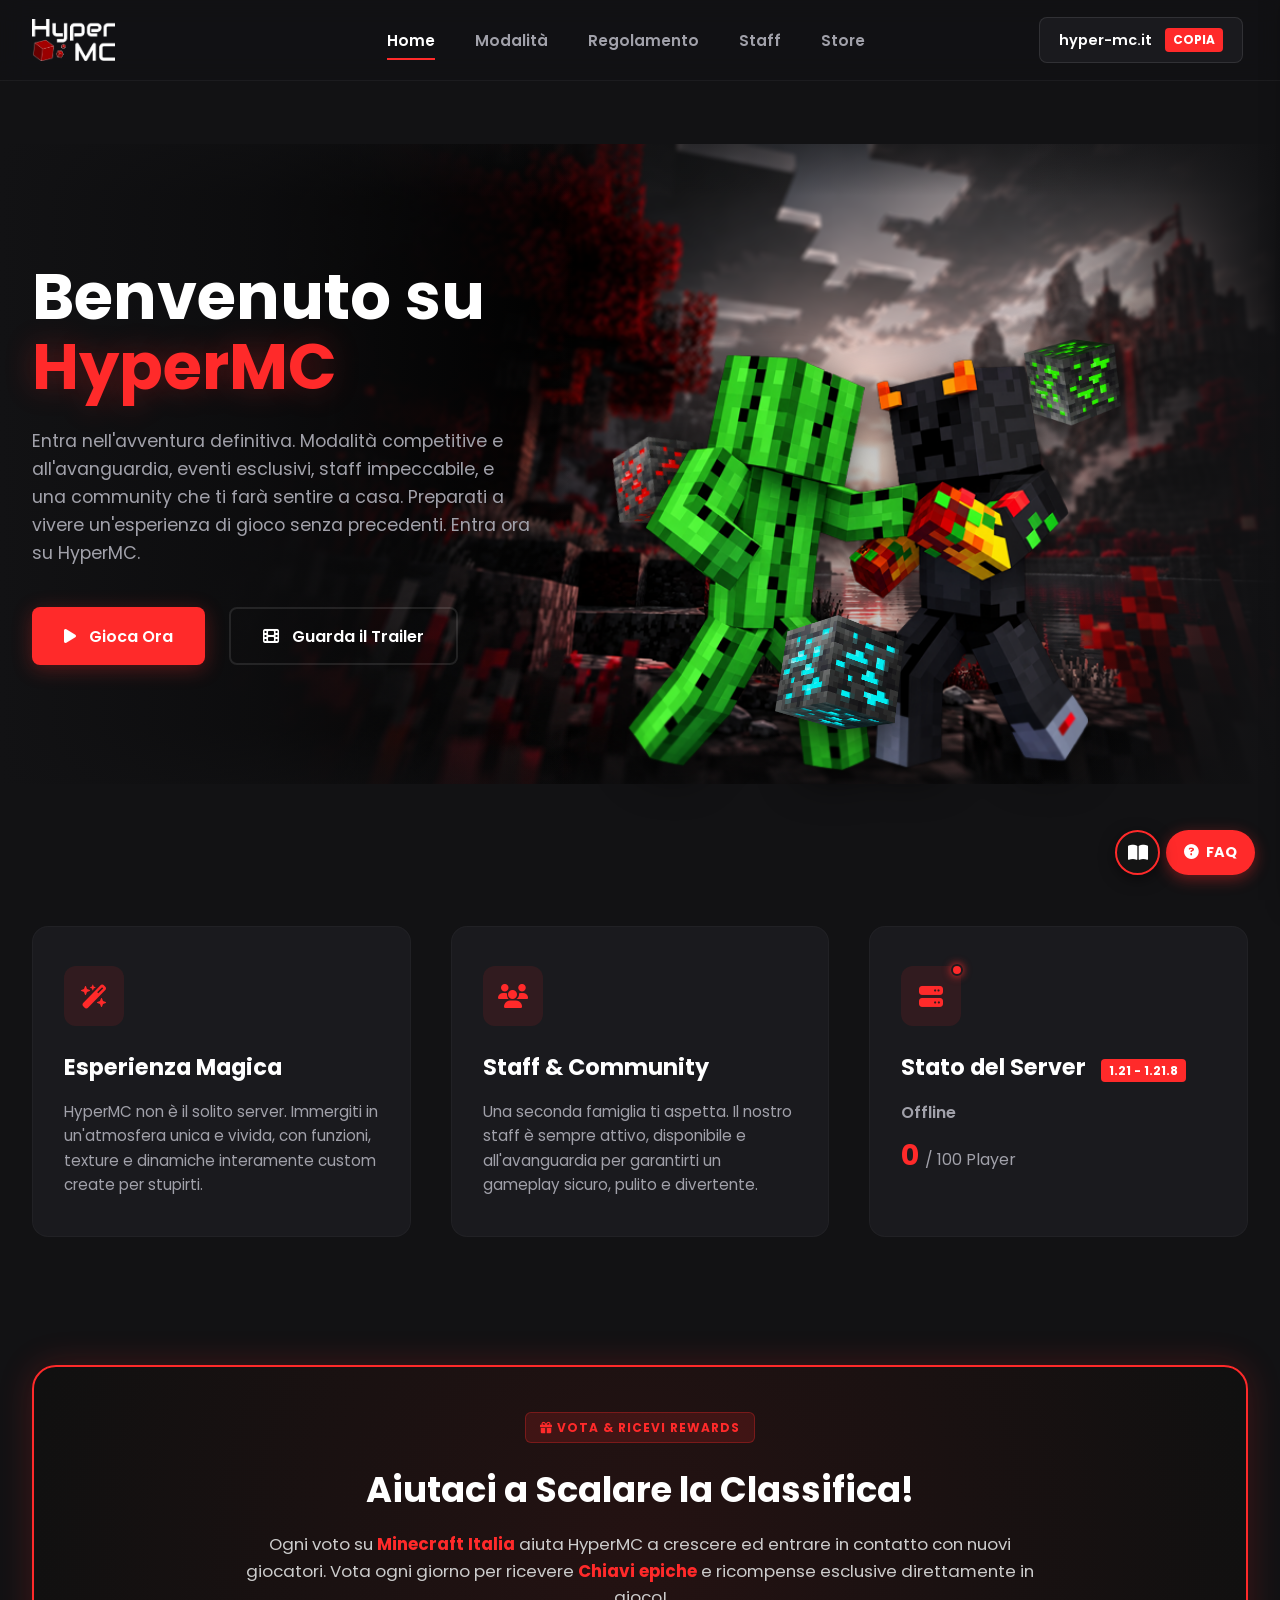
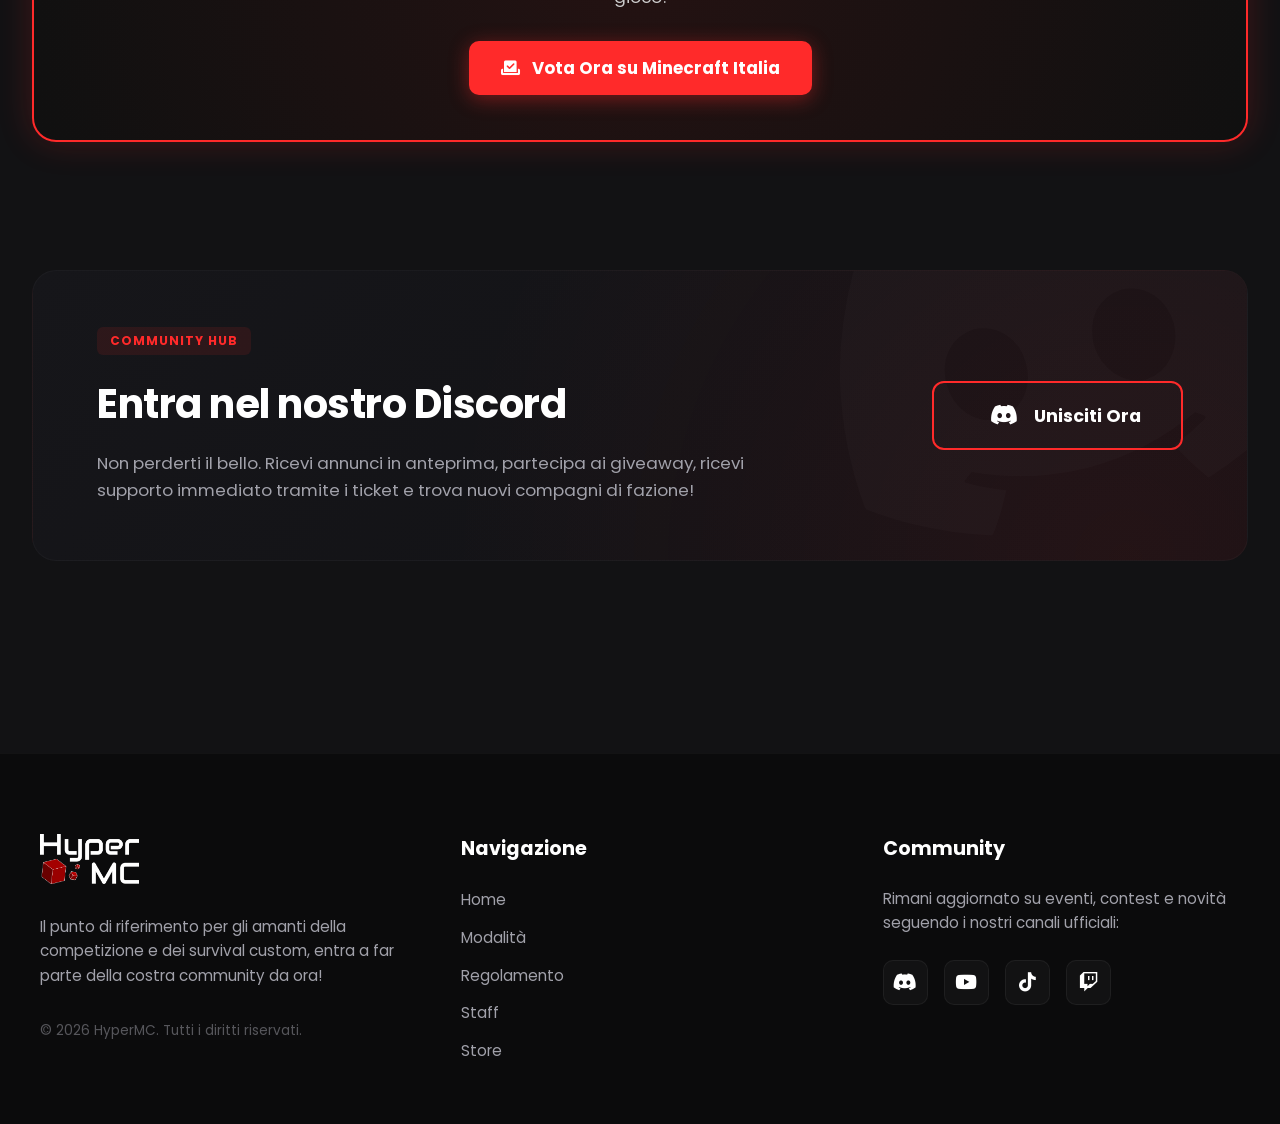
<file: index.html>
<!DOCTYPE html>
<html lang="it">
<head>
    <meta charset="UTF-8">
    <meta name="viewport" content="width=device-width, initial-scale=1.0">
    <title>HyperMC - Home</title>
    <meta name="description" content="Entra su HyperMC, il server Minecraft con modalità competitive, survival custom, eventi esclusivi e voice chat integrata. Scatena l'avventura!">
    <link href="https://fonts.googleapis.com/css2?family=Poppins:wght@400;600;700&display=swap" rel="stylesheet">
    <link rel="stylesheet" href="https://cdnjs.cloudflare.com/ajax/libs/font-awesome/6.4.0/css/all.min.css">
    <link rel="stylesheet" href="https://unpkg.com/aos@next/dist/aos.css" />
    <link rel="stylesheet" href="style.css">
    <link rel="icon" type="image/png" href="hypermc_icon.png">
    <link rel="icon" type="image/png" href="https://www.hyper-mc.it">
    <meta name="thumbnail" content="www.hyper-mc.it/anteprima.png" />



</head>
<body id="home-page"> 
    <header class="main-header">
        <div class="navbar-container">
            <a href="#home" class="nav-logo">
                <img src="server-logo.png" alt="HyperMC Logo" class="logo-img">
            </a>

            <nav class="nav-menu">
                <a href="index.html" class="nav-link active">Home</a>
                <a href="modalità.html" class="nav-link">Modalità</a>
                <a href="regolamento.html" class="nav-link">Regolamento</a>
                <a href="staff.html" class="nav-link">Staff</a>
                <a href="store.html" class="nav-link">Store</a>
            </nav>

            <div class="nav-actions">
                <button class="ip-button" onclick="copyIP()">
                    <span class="ip-text">hyper-mc.it</span>
                    <span class="ip-badge">Copia</span>
                </button>
            </div>
            <div>
                <button class="hamburger-btn" id="hamburger">
                    <span></span>
                    <span></span>
                    <span></span>
                </button>
            </div>
        </div>
    </header>

<!-- PULSANTE FLOTTRANTE IN BASSO A DESTRA (Opzionale, visibile ovunque) -->
<button id="faq-floating-btn" class="faq-float-btn" title="Domande Frequenti">
    <i class="fa-solid fa-circle-question"></i>
    <span>FAQ</span>
</button>

<!-- OVERLAY SCURO SFONDO -->
<div id="faq-overlay" class="faq-overlay"></div>

<!-- PANNELLO LATERALE (DRAWER) -->
<aside id="faq-drawer" class="faq-drawer">
    <div class="faq-drawer-header">
        <h3>Domande <span class="highlight">Frequenti</span></h3>
        <button id="faq-close-btn" class="faq-close-btn">&times;</button>
    </div>

    <div class="faq-drawer-content">
        
        <div class="faq-item">
            <button class="faq-question">
                <span>Si può entrare anche da Bedrock Edition?</span>
                <i class="fa-solid fa-chevron-down faq-icon"></i>
            </button>
            <div class="faq-answer">
                <p>No, al momento il server è solo per Java Edition, verrete informati quando sarà disponibile anche per Bedrock.</p>
            </div>
        </div>

        <div class="faq-item">
            <button class="faq-question">
                <span>Si può entrare anche da Minecraft crackato?</span>
                <i class="fa-solid fa-chevron-down faq-icon"></i>
            </button>
            <div class="faq-answer">
                <p>Si, il server è disponibile per tutti gli utenti sp.</p>
            </div>
        </div>

        <div class="faq-item">
            <button class="faq-question">
                <span>In quali versioni si può entrare?</span>
                <i class="fa-solid fa-chevron-down faq-icon"></i>
            </button>
            <div class="faq-answer">
                <p>Il server è disponible dalla 1.21 alla 1.21.8. L'accesso è possibile in 1.21+ ma il range consigliato è il precedente per il caricamento delle texturepack custom.</p>
            </div>
        </div>

        <div class="faq-item">
            <button class="faq-question">
                <span>Perchè quando entro non posso muovermi?</span>
                <i class="fa-solid fa-chevron-down faq-icon"></i>
            </button>
            <div class="faq-answer">
                <p>Se al primo ingresso nel server si verifica un problema del genere si prega di controllare la versione, nelle versioni 26.1+ non supportate dal server si genera questo tipo di glitch.</p>
            </div>
        </div>

        <div class="faq-item">
            <button class="faq-question">
                <span>Come si mette il PIN?</span>
                <i class="fa-solid fa-chevron-down faq-icon"></i>
            </button>
            <div class="faq-answer">
                <p>Il menù del pin è semplice, basta cliccare sugli slot della crafting table per impostare le cifre il PIN.</p>
            </div>    
        </div>

        <div class="faq-item">
            <button class="faq-question">
                <span>Se sto afk mi kicka?</span>
                <i class="fa-solid fa-chevron-down faq-icon"></i>
            </button>
            <div class="faq-answer">
                <p>No, generalmente il server non kicka se si sta afk, quindi si sconsiglia l'uso di macro anti-afk.</p>
            </div>
        </div>

        <div class="faq-item">
            <button class="faq-question">
                <span>Come posso comprare items dallo store?</span>
                <i class="fa-solid fa-chevron-down faq-icon"></i>
            </button>
            <div class="faq-answer">
                <p>Al momento lo store non è disponibile, verrete avvisati quando sarà disponibile.</p>
            </div>
        </div>

        <div class="faq-item">
            <button class="faq-question">
                <span>Come posso candidarmi?</span>
                <i class="fa-solid fa-chevron-down faq-icon"></i>
            </button>
            <div class="faq-answer">
                <p>Per ogni tipo di candidatura/supporto puoi aprire ticket sul nostro Discord!</p>
            </div>
        </div>

        <div class="faq-item">
            <button class="faq-question">
                <span>Che tipo di staffer cercate?</span>
                <i class="fa-solid fa-chevron-down faq-icon"></i>
            </button>
            <div class="faq-answer">
                <p>Cerchiamo principalemente Helper / Chatmod e Moderatori Discord.</p>
            </div>
        </div>

</aside>

<!-- BOTTONE CIRCOLARE WIKI -->
<a href="wiki.html" target="_blank" class="wiki-float-btn" title="Visualizza la Wiki">
    <i class="fa-solid fa-book-open"></i>
</a>

<div id="custom-context-menu" class="context-menu">
    <ul>
        <li><a href="https://www.hyper-mc.it/store"><i class="fas fa-shopping-cart"></i> Store</a></li>
        
        <li class="menu-divider"></li>
        
        <li><a href="https://discord.gg/j9Db7fVNSX" target="_blank"><i class="fab fa-discord"></i> Entra nel Discord</a></li>
        <li><a href="https://youtube.com/@hypermc_official" target="_blank"><i class="fab fa-youtube"></i> Seguici su Youtube</a></li>
        <li><a href="https://twitch.tv/hypermc_network" target="_blank"><i class="fab fa-twitch"></i> Seguici su Twitch</a></li>
        <li><a href="https://tiktok.com/@hypermc_official" target="_blank"><i class="fab fa-tiktok"></i> Seguici su TikTok</a></li>
        
        <li class="menu-divider"></li>
        
        <li><a href="https://minecraft-italia.net/lista/server/hypermc_official" target="_blank"><i class="fas fa-check-circle"></i> Votaci su MCITA</a></li>
    </ul>
</div>
<section id="home" class="hero-section">
    <div class="glow-effect top-left"></div>
    <div class="glow-effect bottom-right"></div>

    <div class="hero-container">
        <div class="hero-content">
            <h1 data-aos="fade-up" class="hero-title">
                Benvenuto su<br>
                <span class="brand-color">HyperMC</span>
            </h1>
            <p data-aos="fade-up" data-aos-delay="200" class="hero-subtitle">
                Entra nell'avventura definitiva. Modalità competitive e all'avanguardia, eventi esclusivi, staff impeccabile, e una community che ti farà sentire a casa. Preparati a vivere un'esperienza di gioco senza precedenti. Entra ora su HyperMC.
            </p>
            <div class="hero-buttons" data-aos="fade-up" data-aos-delay="250">
                <button class="btn btn-primary" onclick="copyIP()">
                    <i class="fa-solid fa-play"></i> Gioca Ora
                </button>
                <a href="https://youtu.be/nFDqjTiSqSU" target="_blank" style="text-decoration: none;">
                    <button class="btn btn-secondary">
                        <i class="fa-solid fa-film"></i> Guarda il Trailer
                    </button>
                </a>
            </div>
        </div>
        
        <!-- SEZIONE PERSONAGGI E CUBI FLUTTUANTI -->
<div class="hero-characters">
    <!-- 1. Cubo Redstone (A sinistra, DIETRO al cactus) -->
    <img src="rosso.png" alt="Redstone Ore" class="cubo cubo-redstone">

    <!-- Immagine Principale Personaggi -->
    <img src="personaggi.png" alt="Personaggi HyperMC" class="img-personaggi">

    <!-- 2. Cubo Diamante (In basso, DAVANTI ai personaggi) -->
    <img src="azzurro.png" alt="Diamond Ore" class="cubo cubo-diamante">

    <!-- 3. Cubo Smeraldo (A destra, DAVANTI) -->
    <img src="verde.png" alt="Emerald Ore" class="cubo cubo-smeraldo">
</div>
    </div>
</section>
    <section id="features" class="features-section">
        <div class="features-container">
            
            <div class="feature-card" data-aos="fade-up" data-aos-delay="100">
                <div class="card-icon">
                    <i class="fa-solid fa-wand-magic-sparkles"></i>
                </div>
                <h3>Esperienza Magica</h3>
                <p>HyperMC non è il solito server. Immergiti in un'atmosfera unica e vivida, con funzioni, texture e dinamiche interamente custom create per stupirti.</p>
            </div>

            <div class="feature-card" data-aos="fade-up" data-aos-delay="250">
                <div class="card-icon">
                    <i class="fa-solid fa-users"></i>
                </div>
                <h3>Staff & Community</h3>
                <p>Una seconda famiglia ti aspetta. Il nostro staff è sempre attivo, disponibile e all'avanguardia per garantirti un gameplay sicuro, pulito e divertente.</p>
            </div>

            <div class="feature-card status-card" data-aos="fade-up" data-aos-delay="400">
                <div class="card-icon status-icon">
                    <i class="fa-solid fa-server"></i>
                    <span class="pulse-dot"></span>
                </div>
                <h3>Stato del Server<span class="server-version-badge">1.21 - 1.21.8</span></h3>
                <div class="server-status-info">
                    <p id="server-status-text" class="status-loading">Connessione in corso...</p>
                    <div class="player-count-box">
                        <span id="player-count">--</span> <span class="player-max">/ 100 Player</span>
                    </div>
                </div>
            </div>
        </div>
    </section>

    <!-- SEZIONE VOTA HYPERMC -->
<section class="sezione-vota" id="sezione-vota">
    <div class="vota-container" data-aos="fade-left" data-aos-duration="700">
        <div class="vota-content">
            <span class="vota-badge"><i class="fa-solid fa-gift"></i> Vota & Ricevi Rewards</span>
            <h2>Aiutaci a Scalare la Classifica!</h2>
            <p class="vota-descrizione">
                Ogni voto su <strong>Minecraft Italia</strong> aiuta HyperMC a crescere ed entrare in contatto con nuovi giocatori. Vota ogni giorno per ricevere <strong>Chiavi epiche</strong> e ricompense esclusive direttamente in gioco!
            </p>
            <a href="https://minecraft-italia.net/lista/server/hypermc_official" target="_blank" rel="noopener noreferrer" class="btn-vota">
                <i class="fa-solid fa-check-to-slot"></i> Vota Ora su Minecraft Italia
            </a>
        </div>
    </div>
</section>   

    <section id="discord-banner" class="discord-section">
        <div class="discord-container" data-aos="fade-right" data-aos-duration="900">
            <div class="discord-bg-icon">
                <i class="fa-brands fa-discord"></i>
            </div>
            
            <div class="discord-text-content">
                <span class="discord-badge">Community Hub</span>
                <h2>Entra nel nostro Discord</h2>
                <p>
                    Non perderti il bello. Ricevi annunci in anteprima, partecipa ai giveaway, ricevi supporto immediato tramite i ticket e trova nuovi compagni di fazione!
                </p>
            </div>

            <div class="discord-action">
                <a href="https://discord.gg/C8uufsfNbW" target="_blank" class="discord-btn">
                    <div class="btn-glow-layer"></div>
                    <i class="fa-brands fa-discord"></i>
                    <span>Unisciti Ora</span>
                </a>
            </div>
        </div>
    </section>
<script>
document.addEventListener('DOMContentLoaded', () => {
    // Usiamo querySelector per intercettare le classi esatte del tuo HTML
    const hamburger = document.querySelector('.hamburger-btn');
    const navMenu = document.querySelector('.nav-menu');

    console.log("Controllo elementi:", { hamburger, navMenu });

    if (hamburger && navMenu) {
        hamburger.addEventListener('click', () => {
            hamburger.classList.toggle('active');
            navMenu.classList.toggle('active');
        });

        const navLinks = navMenu.querySelectorAll('.nav-link');
        navLinks.forEach(link => {
            link.addEventListener('click', () => {
                hamburger.classList.remove('active');
                navMenu.classList.remove('active');
            });
        });
    }
});
</script>
    <script src="https://unpkg.com/aos@next/dist/aos.js"></script>
<script>
  // Inizializza le animazioni con impostazioni fluide
  AOS.init({
    duration: 1000, // Durata dell'animazione in millisecondi (1 secondo)
    once: true,     // L'animazione avviene solo la prima volta che si scrolla
    offset: 100     // Inizia l'animazione 100px prima che l'elemento appaia a schermo
  });
</script>
<!-- POPUP NOTIFICA VOTO ANIMATO -->
<div id="vote-notification" class="vote-notification">
    <div class="vote-notification-body">
        <div class="vote-icon-box">
            <i class="fa-solid fa-gift"></i>
        </div>
        <div class="vote-content">
            <p class="vote-text"><strong id="vote-player-name">Player</strong> ha appena votato!</p>
            <a href="#sezione-vota" class="vote-action-link">Clicca per votare anche tu <i class="fa-solid fa-arrow-right"></i></a>
        </div>
        <button class="vote-close-btn" onclick="closeVoteNotification()" aria-label="Chiudi">&times;</button>
    </div>
    <!-- Barra temporizzata -->
    <div class="vote-progress-bar" id="vote-progress-bar"></div>
</div>

</body>
</div> </section> <footer class="main-footer">
    <div class="footer-container">
        
        <div class="footer-column footer-brand">
            <a href="index.html" class="footer-logo-link">
                <img src="server-logo.png" alt="HyperMC Logo" class="footer-logo">
            </a>
            <p>Il punto di riferimento per gli amanti della competizione e dei survival custom, entra a far parte della costra community da ora!</p>
            <p class="copyright">&copy; 2026 HyperMC. Tutti i diritti riservati.</p>
        </div>

        <div class="footer-column footer-links">
            <h3>Navigazione</h3>
            <ul>
                <li><a href="index.html">Home</a></li>
                <li><a href="modalità.html">Modalità</a></li>
                <li><a href="regolamento.html">Regolamento</a></li>
                <li><a href="staff.html">Staff</a></li>
                <li><a href="store.html">Store</a></li>
            </ul>
        </div>

        <div class="footer-column footer-social">
            <h3>Community</h3>
            <p>Rimani aggiornato su eventi, contest e novità seguendo i nostri canali ufficiali:</p>
            <div class="social-icons">
                <a href="https://discord.gg/j9Db7fVNSX" class="social-icon discord" target="_blank" title="Entra su Discord"><i class="fa-brands fa-discord"></i></a>
                <a href="https://www.youtube.com/@hypermc_official" class="social-icon youtube" target="_blank" title="Canale Youtube"><i class="fa-brands fa-youtube"></i></a>
                <a href="https://www.tiktok.com/@hypermc_official" class="social-icon tiktok" target="_blank" title="Profilo TikTok"><i class="fa-brands fa-tiktok"></i></a>
                <a href="https://www.twitch.tv/hypermc_network" class="social-icon twitch" target="_blank" title="Canale Twitch"><i class="fa-brands fa-twitch"></i></a>
            </div>
        </div>
    </div> </footer>
    <script src="app.js"></script>
    <script src="script.js"></script>
</html>
</file>
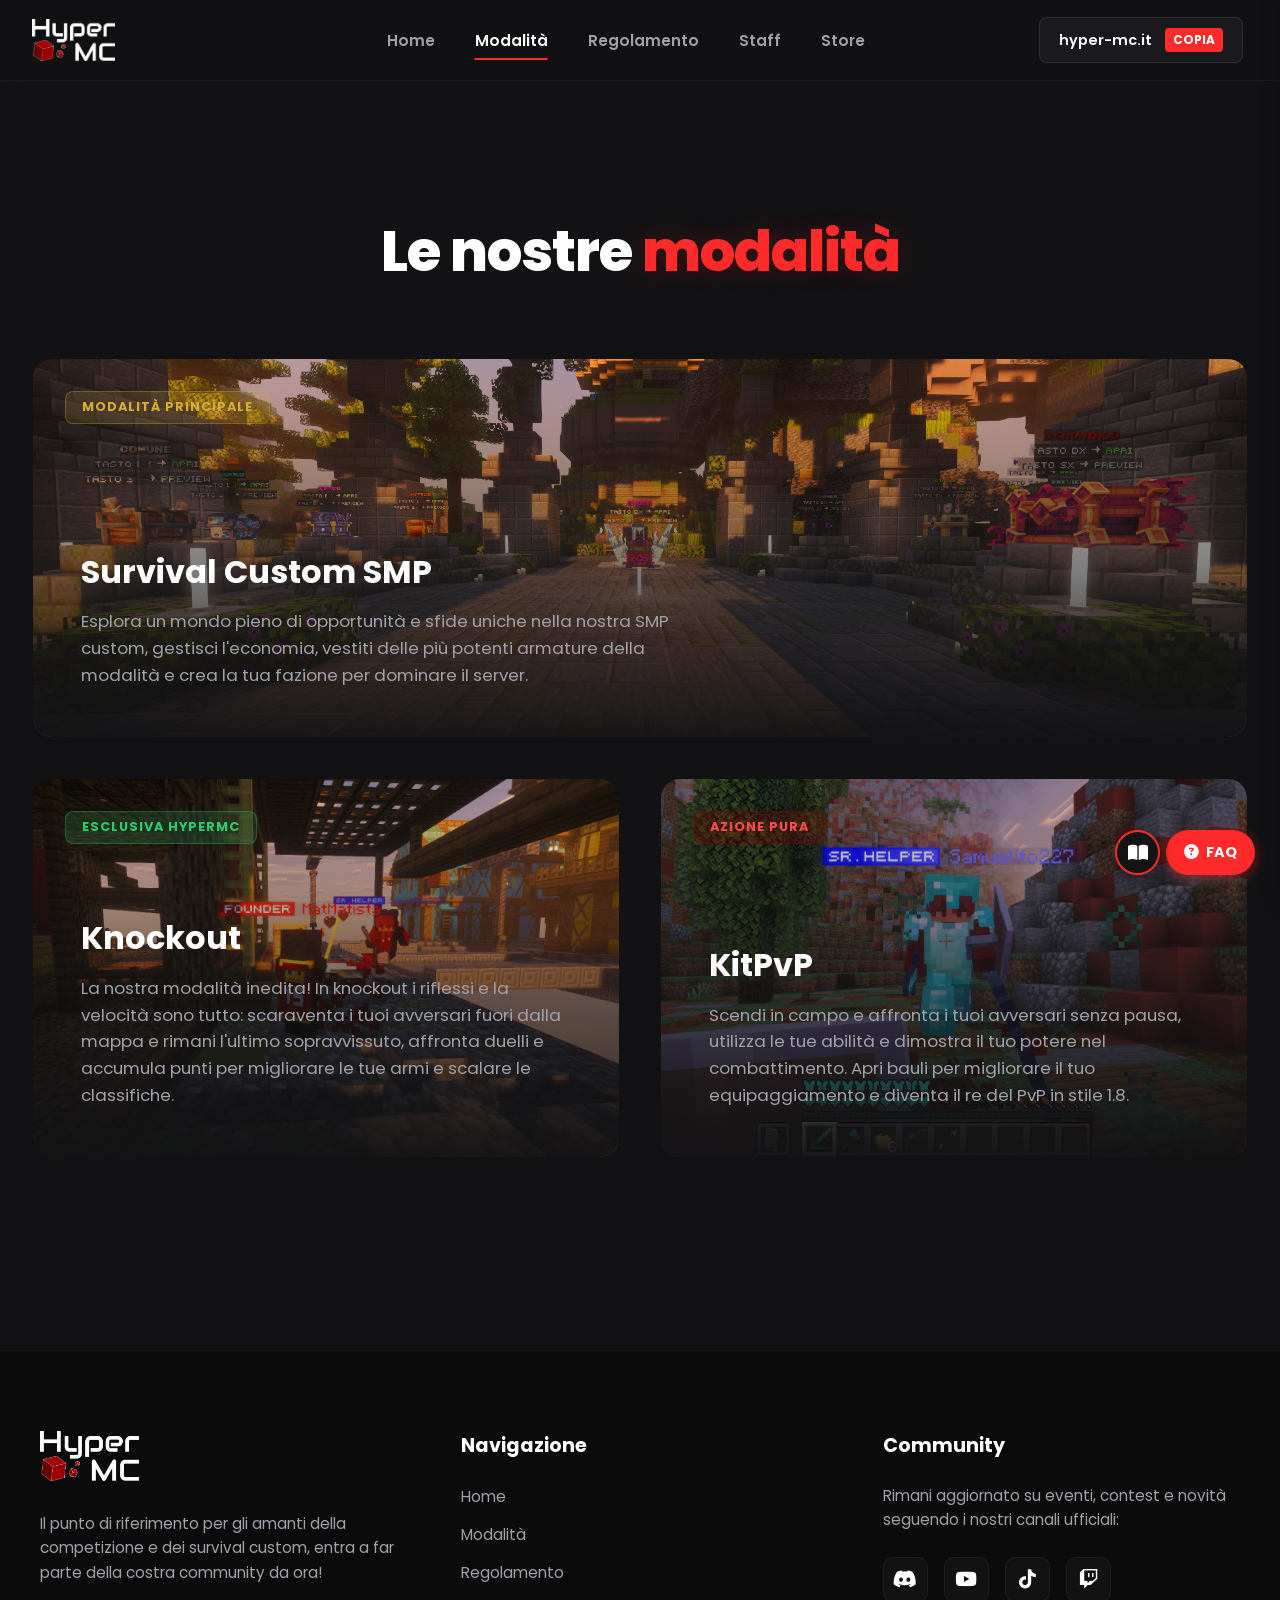
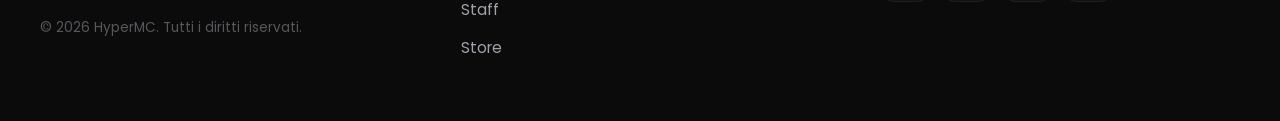
<file: modalità.html>
<!DOCTYPE html>
<html lang="it">
<head>
    <meta charset="UTF-8">
    <meta name="viewport" content="width=device-width, initial-scale=1.0">
    <title>HyperMC - Modalità</title>
    <meta name="description" content="Scopri le modalità di gioco uniche di HyperMC, il server Minecraft che offre esperienze competitive e all'avanguardia. Unisciti alla nostra community e vivi l'avventura definitiva!">
    <link href="https://fonts.googleapis.com/css2?family=Poppins:wght@400;600;700&display=swap" rel="stylesheet">
    <link rel="stylesheet" href="https://cdnjs.cloudflare.com/ajax/libs/font-awesome/6.4.0/css/all.min.css">
    <link rel="stylesheet" href="https://unpkg.com/aos@next/dist/aos.css" />
    <link rel="stylesheet" href="style.css">
    <link rel="icon" type="image/png" href="hypermc_icon.png">
    <meta name="thumbnail" content="www.hyper-mc.it/anteprima.png" />
</head>
<body id="mod-page  ">
    <header class="main-header">
        <div class="navbar-container">
            <a href="#home" class="nav-logo">
                <img src="server-logo.png" alt="HyperMC Logo" class="logo-img">
            </a>

            <nav class="nav-menu">
                <a href="index.html" class="nav-link">Home</a>
                <a href="modalità.html" class="nav-link active">Modalità</a>
                <a href="regolamento.html" class="nav-link">Regolamento</a>
                <a href="staff.html" class="nav-link">Staff</a>
                <a href="store.html" class="nav-link">Store</a>
            </nav>

            <div class="nav-actions">
                <button class="ip-button" onclick="copyIP()">
                    <span class="ip-text">hyper-mc.it</span>
                    <span class="ip-badge">Copia</span>
                </button>
            </div>
            <div>
                <button class="hamburger-btn" id="hamburger">
                    <span></span>
                    <span></span>
                    <span></span>
                </button>
            </div>
        </div>
    </header>
    <!-- PULSANTE FLOTTRANTE IN BASSO A DESTRA (Opzionale, visibile ovunque) -->
<button id="faq-floating-btn" class="faq-float-btn" title="Domande Frequenti">
    <i class="fa-solid fa-circle-question"></i>
    <span>FAQ</span>
</button>

<!-- OVERLAY SCURO SFONDO -->
<div id="faq-overlay" class="faq-overlay"></div>

<!-- PANNELLO LATERALE (DRAWER) -->
<aside id="faq-drawer" class="faq-drawer">
    <div class="faq-drawer-header">
        <h3>Domande <span class="highlight">Frequenti</span></h3>
        <button id="faq-close-btn" class="faq-close-btn">&times;</button>
    </div>

    <div class="faq-drawer-content">
        
        <div class="faq-item">
            <button class="faq-question">
                <span>Si può entrare anche da Bedrock Edition?</span>
                <i class="fa-solid fa-chevron-down faq-icon"></i>
            </button>
            <div class="faq-answer">
                <p>No, al momento il server è solo per Java Edition, verrete informati quando sarà disponibile anche per Bedrock.</p>
            </div>
        </div>

        <div class="faq-item">
            <button class="faq-question">
                <span>Si può entrare anche da Minecraft crackato?</span>
                <i class="fa-solid fa-chevron-down faq-icon"></i>
            </button>
            <div class="faq-answer">
                <p>Si, il server è disponibile per tutti gli utenti sp.</p>
            </div>
        </div>

        <div class="faq-item">
            <button class="faq-question">
                <span>In quali versioni si può entrare?</span>
                <i class="fa-solid fa-chevron-down faq-icon"></i>
            </button>
            <div class="faq-answer">
                <p>Il server è disponible dalla 1.21 alla 1.21.8. L'accesso è possibile in 1.21+ ma il range consigliato è il precedente per il caricamento delle texturepack custom.</p>
            </div>
        </div>

        <div class="faq-item">
            <button class="faq-question">
                <span>Perchè quando entro non posso muovermi?</span>
                <i class="fa-solid fa-chevron-down faq-icon"></i>
            </button>
            <div class="faq-answer">
                <p>Se al primo ingresso nel server si verifica un problema del genere si prega di controllare la versione, nelle versioni 26.1+ non supportate dal server si genera questo tipo di glitch.</p>
            </div>
        </div>

        <div class="faq-item">
            <button class="faq-question">
                <span>Come si mette il PIN?</span>
                <i class="fa-solid fa-chevron-down faq-icon"></i>
            </button>
            <div class="faq-answer">
                <p>Il menù del pin è semplice, basta cliccare sugli slot della crafting table per impostare le cifre il PIN.</p>
            </div>    
        </div>

        <div class="faq-item">
            <button class="faq-question">
                <span>Se sto afk mi kicka?</span>
                <i class="fa-solid fa-chevron-down faq-icon"></i>
            </button>
            <div class="faq-answer">
                <p>No, generalmente il server non kicka se si sta afk, quindi si sconsiglia l'uso di macro anti-afk.</p>
            </div>
        </div>

        <div class="faq-item">
            <button class="faq-question">
                <span>Come posso comprare items dallo store?</span>
                <i class="fa-solid fa-chevron-down faq-icon"></i>
            </button>
            <div class="faq-answer">
                <p>Al momento lo store non è disponibile, verrete avvisati quando sarà disponibile.</p>
            </div>
        </div>

        <div class="faq-item">
            <button class="faq-question">
                <span>Come posso candidarmi?</span>
                <i class="fa-solid fa-chevron-down faq-icon"></i>
            </button>
            <div class="faq-answer">
                <p>Per ogni tipo di candidatura/supporto puoi aprire ticket sul nostro Discord!</p>
            </div>
        </div>

        <div class="faq-item">
            <button class="faq-question">
                <span>Che tipo di staffer cercate?</span>
                <i class="fa-solid fa-chevron-down faq-icon"></i>
            </button>
            <div class="faq-answer">
                <p>Cerchiamo principalemente Helper / Chatmod e Moderatori Discord.</p>
            </div>
        </div>
    </div>
</aside>

<!-- BOTTONE CIRCOLARE WIKI -->
<a href="wiki.html" target="_blank" class="wiki-float-btn" title="Visualizza la Wiki">
    <i class="fa-solid fa-book-open"></i>
</a>

        <!-- MENU TASTO DESTRO PERSONALIZZATO -->
<div id="custom-context-menu" class="context-menu">
    <ul>
        <li><a href="https://www.hyper-mc.it/store"><i class="fas fa-shopping-cart"></i> Store</a></li>
        
        <li class="menu-divider"></li>
        
        <li><a href="https://discord.gg/j9Db7fVNSX" target="_blank"><i class="fab fa-discord"></i> Entra nel Discord</a></li>
        <li><a href="https://youtube.com/@hypermc_official" target="_blank"><i class="fab fa-youtube"></i> Seguici su Youtube</a></li>
        <li><a href="https://twitch.tv/hypermc_network" target="_blank"><i class="fab fa-twitch"></i> Seguici su Twitch</a></li>
        <li><a href="https://tiktok.com/@hypermc_official" target="_blank"><i class="fab fa-tiktok"></i> Seguici su TikTok</a></li>
        
        <li class="menu-divider"></li>
        
        <li><a href="https://minecraft-italia.it/vota/hypermc_official" target="_blank"><i class="fas fa-check-circle"></i> Votaci su MCITA</a></li>
    </ul>
</div>

    <script>
        function copyIP() {
            alert("IP Copiato! (In seguito metteremo l'effetto moderno)");
        }
    </script>
    <section id="modes" class="modes-section">
    
    <div class="modes-header">
        <h1>Le nostre <span class="brand-color">modalità</span></h1>
    </div>

    <div class="modes-container">
        
        <div class="mode-card" data-aos="fade-right" data-aos-delay="100">
            <div class="card-body card-main">
                <span class="mode-badge badge-gold">Modalità Principale</span>
                <div class="card-text-wrapper">
                    <h3>Survival Custom SMP</h3>
                    <p>Esplora un mondo pieno di opportunità e sfide uniche nella nostra SMP custom, gestisci l'economia, vestiti delle più potenti armature della modalità e crea la tua fazione per dominare il server.</p>
                </div>
            </div>
        </div>

        <div class="mode-card" data-aos="fade-up" data-aos-delay="200">
            <div class="card-body card-knockout">
                <span class="mode-badge badge-green">Esclusiva HyperMC</span>
                <div class="card-text-wrapper">
                    <h3>Knockout</h3>
                    <p>La nostra modalità inedita! In knockout i riflessi e la velocità sono tutto: scaraventa i tuoi avversari fuori dalla mappa e rimani l'ultimo sopravvissuto, affronta duelli e accumula punti per migliorare le tue armi e scalare le classifiche.</p>
                </div>
            </div>
        </div>

        <div class="mode-card" data-aos="fade-left" data-aos-delay="300">
            <div class="card-body card-pvp">
                <span class="mode-badge badge-darkred">Azione pura</span>
                <div class="card-text-wrapper">
                    <h3>KitPvP</h3>
                    <p>Scendi in campo e affronta i tuoi avversari senza pausa, utilizza le tue abilità e dimostra il tuo potere nel combattimento. Apri bauli per migliorare il tuo equipaggiamento e diventa il re del PvP in stile 1.8.</p>
                </div>
            </div>
        </div>
        
    </div>
</section>
<script src="https://unpkg.com/aos@next/dist/aos.js"></script>
<script>
  // Inizializza le animazioni con impostazioni fluide
  AOS.init({
    duration: 1000, // Durata dell'animazione in millisecondi (1 secondo)
    once: true,     // L'animazione avviene solo la prima volta che si scrolla
    offset: 100     // Inizia l'animazione 100px prima che l'elemento appaia a schermo
  });
</script>
<script>
document.addEventListener('DOMContentLoaded', () => {
    // Usiamo querySelector per intercettare le classi esatte del tuo HTML
    const hamburger = document.querySelector('.hamburger-btn');
    const navMenu = document.querySelector('.nav-menu');

    console.log("Controllo elementi:", { hamburger, navMenu });

    if (hamburger && navMenu) {
        hamburger.addEventListener('click', () => {
            hamburger.classList.toggle('active');
            navMenu.classList.toggle('active');
        });

        const navLinks = navMenu.querySelectorAll('.nav-link');
        navLinks.forEach(link => {
            link.addEventListener('click', () => {
                hamburger.classList.remove('active');
                navMenu.classList.remove('active');
            });
        });
    }
});
</script>
<!-- POPUP NOTIFICA VOTO ANIMATO -->
<div id="vote-notification" class="vote-notification">
    <div class="vote-notification-body">
        <div class="vote-icon-box">
            <i class="fa-solid fa-gift"></i>
        </div>
        <div class="vote-content">
            <p class="vote-text"><strong id="vote-player-name">Player</strong> ha appena votato!</p>
            <a href="https://minecraft-italia.net/lista/server/hypermc_official" class="vote-action-link">Clicca per votare anche tu <i class="fa-solid fa-arrow-right"></i></a>
        </div>
        <button class="vote-close-btn" onclick="closeVoteNotification()" aria-label="Chiudi">&times;</button>
    </div>
    <!-- Barra temporizzata -->
    <div class="vote-progress-bar" id="vote-progress-bar"></div>
</div>
</body>
</div> </section> <footer class="main-footer">
    <div class="footer-container">
        
        <div class="footer-column footer-brand">
            <a href="index.html" class="footer-logo-link">
                <img src="server-logo.png" alt="HyperMC Logo" class="footer-logo">
            </a>
            <p>Il punto di riferimento per gli amanti della competizione e dei survival custom, entra a far parte della costra community da ora!</p>
            <p class="copyright">&copy; 2026 HyperMC. Tutti i diritti riservati.</p>
        </div>

        <div class="footer-column footer-links">
            <h3>Navigazione</h3>
            <ul>
                <li><a href="index.html">Home</a></li>
                <li><a href="modalità.html">Modalità</a></li>
                <li><a href="regolamento.html">Regolamento</a></li>
                <li><a href="staff.html">Staff</a></li>
                <li><a href="store.html">Store</a></li>
            </ul>
        </div>

        <div class="footer-column footer-social">
            <h3>Community</h3>
            <p>Rimani aggiornato su eventi, contest e novità seguendo i nostri canali ufficiali:</p>
            <div class="social-icons">
                <a href="https://discord.gg/j9Db7fVNSX" class="social-icon discord" target="_blank" title="Entra su Discord"><i class="fa-brands fa-discord"></i></a>
                <a href="https://www.youtube.com/@hypermc_official" class="social-icon youtube" target="_blank" title="Canale Youtube"><i class="fa-brands fa-youtube"></i></a>
                <a href="https://www.tiktok.com/@hypermc_official" class="social-icon tiktok" target="_blank" title="Profilo TikTok"><i class="fa-brands fa-tiktok"></i></a>
                <a href="https://www.twitch.tv/hypermc_network" class="social-icon twitch" target="_blank" title="Canale Twitch"><i class="fa-brands fa-twitch"></i></a>
            </div>
        </div>
    </div> </footer>
    <script src="app.js"></script>
    <script src="script.js"></script>
</html>
</file>
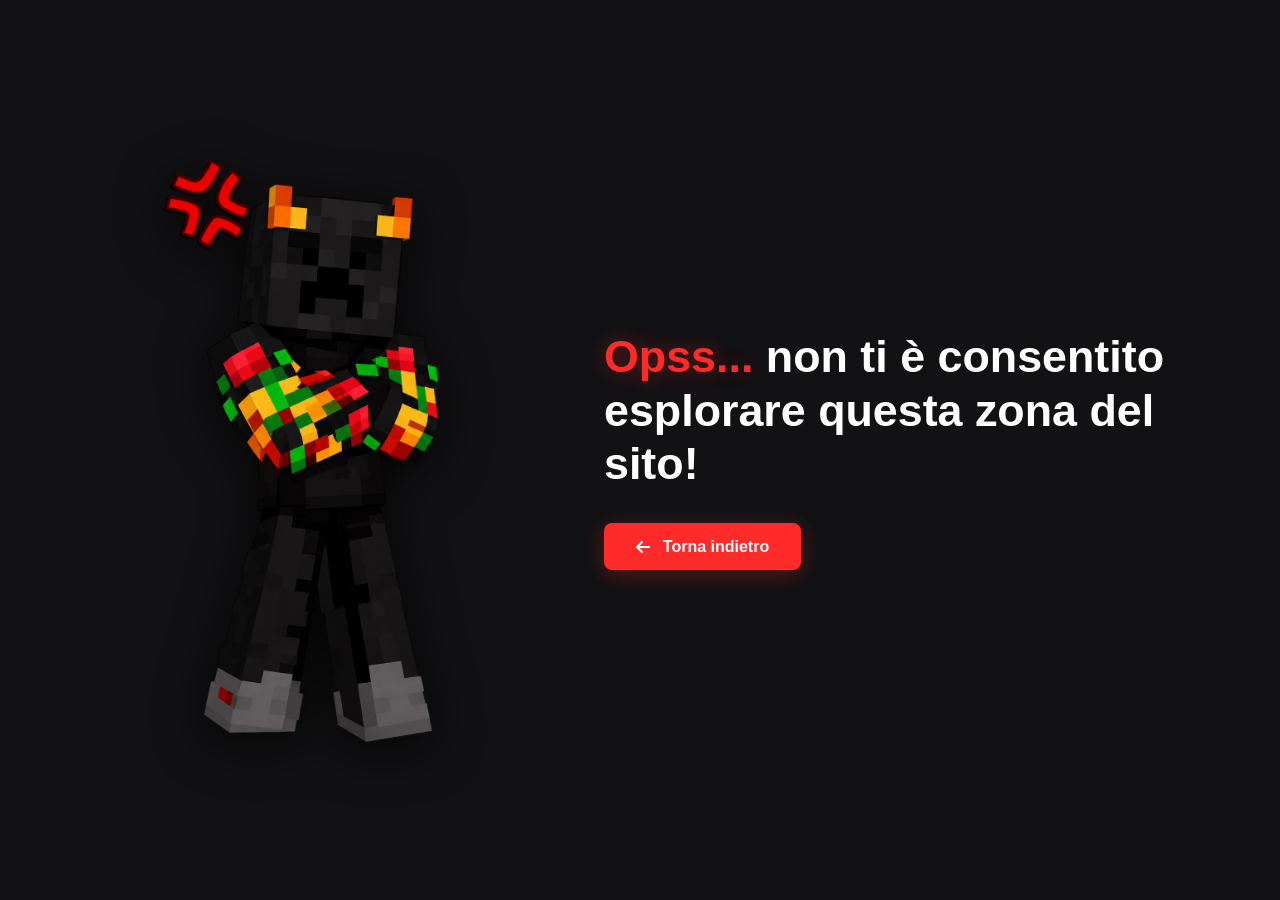
<file: no-access.html>
<!DOCTYPE html>
<html lang="it">
<head>
    <meta charset="UTF-8">
    <meta name="viewport" content="width=device-width, initial-scale=1.0">
    <title>Accesso Negato - HyperMC</title>
    <link rel="stylesheet" href="https://cdnjs.cloudflare.com/ajax/libs/font-awesome/6.5.1/css/all.min.css">
    <link rel="stylesheet" href="style.css">
    <link rel="icon" type="image/png" href="hypermc_icon.png">
</head>
<body class="no-access-body">

    <div class="no-access-container">
        <!-- IMMAGINE A SINISTRA -->
        <div class="no-access-image">
            <img src="mat-illustration.png" alt="HyperMC Accesso Negato">
        </div>

        <!-- TESTO E BOTTONE A DESTRA -->
        <div class="no-access-content">
            <h1><span class="brand-color">Opss...</span> non ti è consentito esplorare questa zona del sito!</h1>
            
            <!-- ID "btn-back" aggiunto al bottone -->
            <a href="index.html" id="btn-back" class="btn btn-primary">
                <i class="fa-solid fa-arrow-left"></i> Torna indietro
            </a>
        </div>
    </div>

    <!-- SCRIPT PER IMPOSTARE IL RITORNO DINAMICO -->
    <script>
        document.addEventListener('DOMContentLoaded', function() {
            const backBtn = document.getElementById('btn-back');
            const urlParams = new URLSearchParams(window.location.search);
            const previousPage = urlParams.get('from');

            if (previousPage) {
                // Imposta il link alla pagina o sezione esatta da cui l'utente proveniva
                backBtn.href = decodeURIComponent(previousPage);
            } else if (document.referrer) {
                // Fallback nel caso sia arrivato tramite link diretto
                backBtn.href = document.referrer;
            } else {
                // Fallback predefinito se non c'è una cronologia
                backBtn.href = 'index.html';
            }
        });
    </script>
    <script src="script.js"></script>
</body>
</html>
</file>
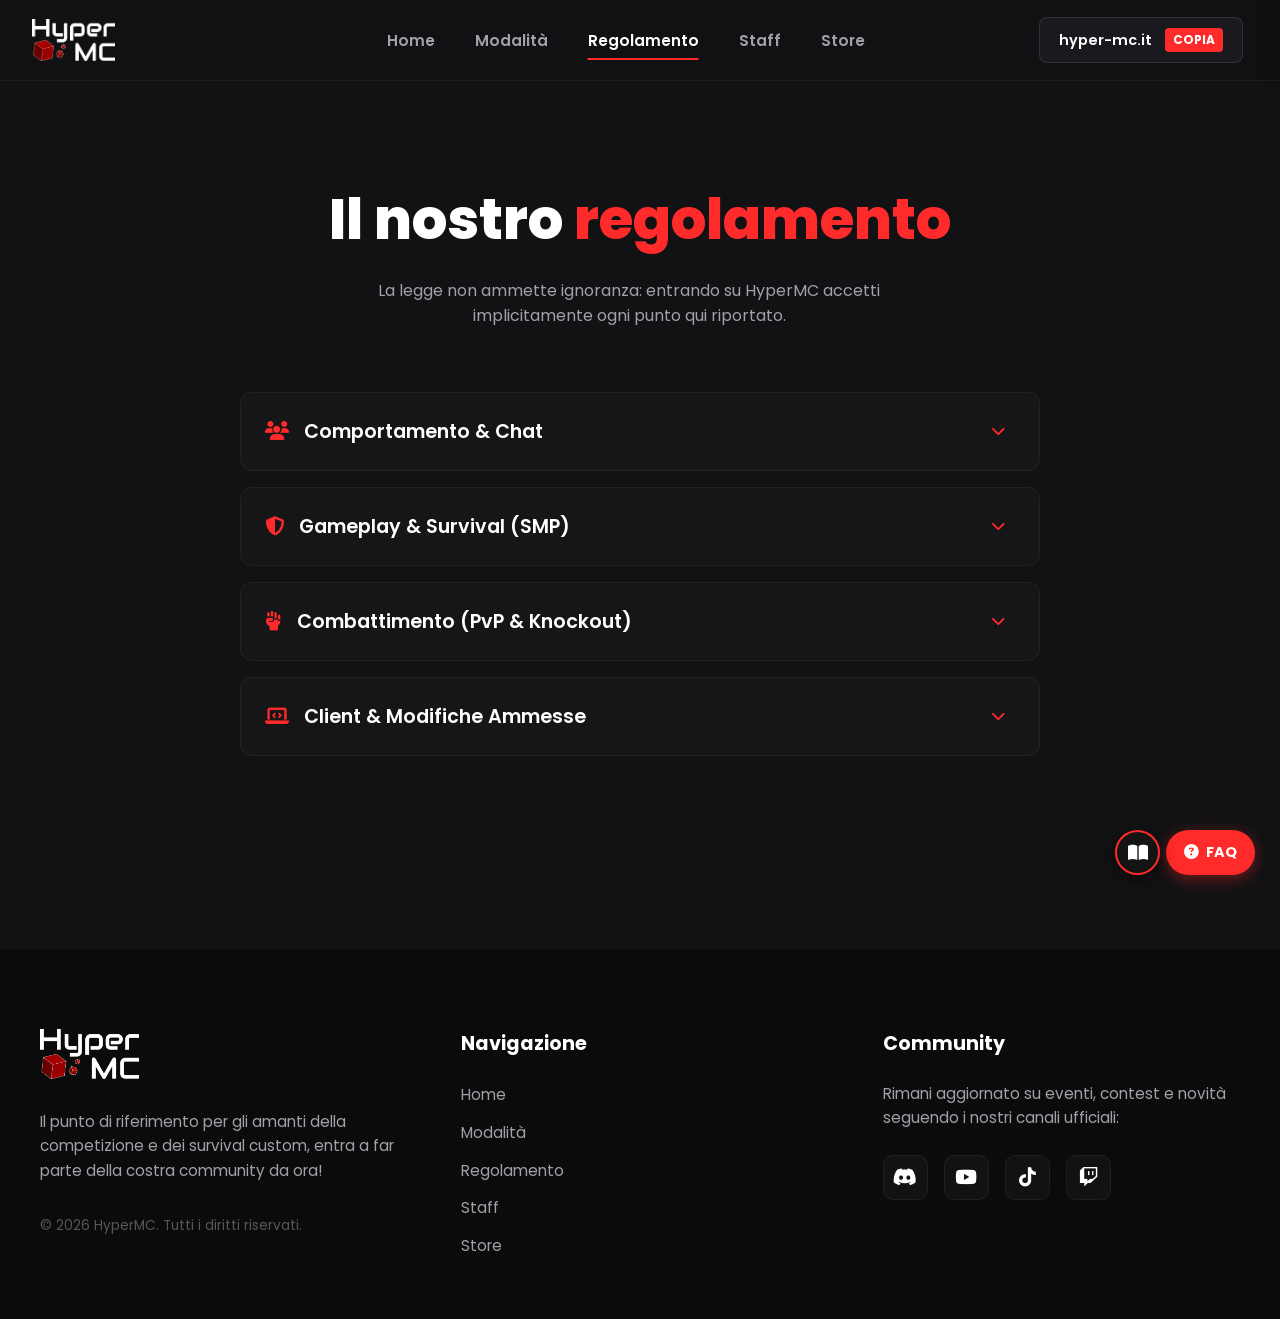
<file: regolamento.html>
<!DOCTYPE html>
<html lang="it">
<head>
    <meta charset="UTF-8">
    <meta name="viewport" content="width=device-width, initial-scale=1.0">
    <title>HyperMC - Regolamento</title>
    <meta name="description" content="Scopri il regolamento completo di HyperMC, il server Minecraft che offre esperienze competitive e all'avanguardia. Assicurati di conoscere le regole per un gameplay sicuro e divertente!">
    <link href="https://fonts.googleapis.com/css2?family=Poppins:wght@400;600;700&display=swap" rel="stylesheet">
    <link rel="stylesheet" href="https://cdnjs.cloudflare.com/ajax/libs/font-awesome/6.4.0/css/all.min.css">
    <link rel="stylesheet" href="https://unpkg.com/aos@next/dist/aos.css" />
    <link rel="stylesheet" href="style.css">
    <link rel="icon" type="image/png" href="hypermc_icon.png">
    <meta name="thumbnail" content="www.hyper-mc.it/anteprima.png" />
</head>
<body id="mod-page  ">
    <header class="main-header">
        <div class="navbar-container">
            <a href="#home" class="nav-logo">
                <img src="server-logo.png" alt="HyperMC Logo" class="logo-img">
            </a>

            <nav class="nav-menu">
                <a href="index.html" class="nav-link">Home</a>
                <a href="modalità.html" class="nav-link">Modalità</a>
                <a href="regolamento.html" class="nav-link active">Regolamento</a>
                <a href="staff.html" class="nav-link">Staff</a>
                <a href="store.html" class="nav-link">Store</a>
            </nav>

            <div class="nav-actions">
                <button class="ip-button" onclick="copyIP()">
                    <span class="ip-text">hyper-mc.it</span>
                    <span class="ip-badge">Copia</span>
                </button>
            </div>
            <div>
                <button class="hamburger-btn" id="hamburger">
                    <span></span>
                    <span></span>
                    <span></span>
                </button>
            </div>
        </div>
    </header>
    <!-- PULSANTE FLOTTRANTE IN BASSO A DESTRA (Opzionale, visibile ovunque) -->
<button id="faq-floating-btn" class="faq-float-btn" title="Domande Frequenti">
    <i class="fa-solid fa-circle-question"></i>
    <span>FAQ</span>
</button>

<!-- OVERLAY SCURO SFONDO -->
<div id="faq-overlay" class="faq-overlay"></div>

<!-- PANNELLO LATERALE (DRAWER) -->
<aside id="faq-drawer" class="faq-drawer">
    <div class="faq-drawer-header">
        <h3>Domande <span class="highlight">Frequenti</span></h3>
        <button id="faq-close-btn" class="faq-close-btn">&times;</button>
    </div>

    <div class="faq-drawer-content">
        
        <div class="faq-item">
            <button class="faq-question">
                <span>Si può entrare anche da Bedrock Edition?</span>
                <i class="fa-solid fa-chevron-down faq-icon"></i>
            </button>
            <div class="faq-answer">
                <p>No, al momento il server è solo per Java Edition, verrete informati quando sarà disponibile anche per Bedrock.</p>
            </div>
        </div>

        <div class="faq-item">
            <button class="faq-question">
                <span>Si può entrare anche da Minecraft crackato?</span>
                <i class="fa-solid fa-chevron-down faq-icon"></i>
            </button>
            <div class="faq-answer">
                <p>Si, il server è disponibile per tutti gli utenti sp.</p>
            </div>
        </div>

        <div class="faq-item">
            <button class="faq-question">
                <span>In quali versioni si può entrare?</span>
                <i class="fa-solid fa-chevron-down faq-icon"></i>
            </button>
            <div class="faq-answer">
                <p>Il server è disponible dalla 1.21 alla 1.21.8. L'accesso è possibile in 1.21+ ma il range consigliato è il precedente per il caricamento delle texturepack custom.</p>
            </div>
        </div>

        <div class="faq-item">
            <button class="faq-question">
                <span>Perchè quando entro non posso muovermi?</span>
                <i class="fa-solid fa-chevron-down faq-icon"></i>
            </button>
            <div class="faq-answer">
                <p>Se al primo ingresso nel server si verifica un problema del genere si prega di controllare la versione, nelle versioni 26.1+ non supportate dal server si genera questo tipo di glitch.</p>
            </div>
        </div>

        <div class="faq-item">
            <button class="faq-question">
                <span>Come si mette il PIN?</span>
                <i class="fa-solid fa-chevron-down faq-icon"></i>
            </button>
            <div class="faq-answer">
                <p>Il menù del pin è semplice, basta cliccare sugli slot della crafting table per impostare le cifre il PIN.</p>
            </div>    
        </div>

        <div class="faq-item">
            <button class="faq-question">
                <span>Se sto afk mi kicka?</span>
                <i class="fa-solid fa-chevron-down faq-icon"></i>
            </button>
            <div class="faq-answer">
                <p>No, generalmente il server non kicka se si sta afk, quindi si sconsiglia l'uso di macro anti-afk.</p>
            </div>
        </div>

        <div class="faq-item">
            <button class="faq-question">
                <span>Come posso comprare items dallo store?</span>
                <i class="fa-solid fa-chevron-down faq-icon"></i>
            </button>
            <div class="faq-answer">
                <p>Al momento lo store non è disponibile, verrete avvisati quando sarà disponibile.</p>
            </div>
        </div>

        <div class="faq-item">
            <button class="faq-question">
                <span>Come posso candidarmi?</span>
                <i class="fa-solid fa-chevron-down faq-icon"></i>
            </button>
            <div class="faq-answer">
                <p>Per ogni tipo di candidatura/supporto puoi aprire ticket sul nostro Discord!</p>
            </div>
        </div>

        <div class="faq-item">
            <button class="faq-question">
                <span>Che tipo di staffer cercate?</span>
                <i class="fa-solid fa-chevron-down faq-icon"></i>
            </button>
            <div class="faq-answer">
                <p>Cerchiamo principalemente Helper / Chatmod e Moderatori Discord.</p>
            </div>
        </div>


    </div>
</aside>

<!-- BOTTONE CIRCOLARE WIKI -->
<a href="wiki.html" target="_blank" class="wiki-float-btn" title="Visualizza la Wiki">
    <i class="fa-solid fa-book-open"></i>
</a>


        <!-- MENU TASTO DESTRO PERSONALIZZATO -->
<div id="custom-context-menu" class="context-menu">
    <ul>
        <li><a href="https://www.hyper-mc.it/store"><i class="fas fa-shopping-cart"></i> Store</a></li>
        
        <li class="menu-divider"></li>
        
        <li><a href="https://discord.gg/j9Db7fVNSX" target="_blank"><i class="fab fa-discord"></i> Entra nel Discord</a></li>
        <li><a href="https://youtube.com/@hypermc_official" target="_blank"><i class="fab fa-youtube"></i> Seguici su Youtube</a></li>
        <li><a href="https://twitch.tv/hypermc_network" target="_blank"><i class="fab fa-twitch"></i> Seguici su Twitch</a></li>
        <li><a href="https://tiktok.com/@hypermc_official" target="_blank"><i class="fab fa-tiktok"></i> Seguici su TikTok</a></li>
        
        <li class="menu-divider"></li>
        
        <li><a href="https://minecraft-italia.it/vota/hypermc_official" target="_blank"><i class="fas fa-check-circle"></i> Votaci su MCITA</a></li>
    </ul>
</div>

    <div class="glow-effect top-left"></div>
<section id="rules" class="regolamento-section">
    <div class="regolamento-header" data-aos="fade-down" data-aos-duration="800">
        <h1>Il nostro <span class="brand-color">regolamento</span></h1>
        <p class="regolamento-intro">La legge non ammette ignoranza: entrando su HyperMC accetti implicitamente ogni punto qui riportato.</p>
    </div>

    <div class="accordion-container">
        <div class="accordion-item" data-aos="fade-up" data-aos-delay="100">
            <div class="accordion-header" onclick="toggleAccordion(this)">
                <span><i class="fa-solid fa-users"></i> Comportamento & Chat</span>
                <i class="fa-solid fa-chevron-down arrow"></i>
            </div>
            <div class="accordion-content">
                <ul>
                    <li><strong>Rispetto:</strong> È obbligatorio mantenere un comportamento corretto e rispettoso nei confronti di tutti gli utenti e dei membri dello staff.
Non sono tollerati insulti, linguaggio offensivo, provocazioni, minacce, discriminazioni o qualsiasi altra forma di comportamento tossico, sia in chat pubblica che privata.</li>
                    <li><strong>Spam:</strong> La chat deve essere utilizzata in modo appropriato. È vietato: Spammare messaggi, simboli o caratteri ripetuti Scrivere in CAPS LOCK in modo eccessivo, Fare flood o pubblicità non autorizzata, Diffondere link dannosi o contenuti inappropriati.  </li>
                    <li><strong>Fair Play:</strong> I giocatori sono tenuti a mantenere un comportamento rispettoso e corretto nei confornti di tutti durante il gameplay, evitando l'utilizzo di parole o espressioni offensive e anti-gioco. E' importante l'utilizzo del buon senso anche nei momenti di conflitto.</li>
                    <li><strong>Tickets:</strong> E' severamente vietato l'utilizzo errato dei ticket. Ogni ticket deve essere utilizzato solo per problemi o motivi validi, è inoltre obbligatorio fornire informazioni accurate e dettagliate al momento della creazione. Ogni errore nell'utilizzo dei ticket può portare a conseguenze negative e punzioni severe.</li>
                    <li><strong>Account e responsabilità:</strong> Ogni giocatore è responsabile del proprio account. Lo staff non è responsabile di eventuali perdite dovute a Condivisione dell’account, Accessi non autorizzati o Errori causati dall’utente.</li>
                    <li><strong>Decisioni dello staff:</strong> Le decisioni dello staff sono da considerarsi valide e definitive. Tentativi di eludere sanzioni, discutere pubblicamente i provvedimenti o mancare di rispetto allo staff non sono consentiti. </li>
                    <li><strong>Sanzioni:</strong> In caso di violazione di una o più regole, lo staff si avvale della facoltà di punire il trasgressore, applicando sanzioni proporzionate alla gravità dell’infrazione, che possono includere avvertimenti, mute, kick, ban temporanei o permanenti.</li>
                </ul>
            </div>
        </div>

        <div class="accordion-item" data-aos="fade-up" data-aos-delay="250">
            <div class="accordion-header" onclick="toggleAccordion(this)">
                <span><i class="fa-solid fa-shield-halved"></i> Gameplay & Survival (SMP)</span>
                <i class="fa-solid fa-chevron-down arrow"></i>
            </div>
            <div class="accordion-content">
                <ul>
                    <li><strong>Furti e raid:</strong> All’interno della modalità SMP:

I furti tra giocatori sono consentiti I raid alle basi sono consentiti, indipendentemente dal loro stato di protezione, salvo diversa indicazione in eventi o aree specifiche

I giocatori sono pertanto responsabili della difesa delle proprie basi e dei propri beni.   </li>
                    <li><strong>PvP e uccisioni:</strong> Il PvP è consentito, Il TP-Kill è consentito, Lo spawn kill aggravato è vietato.

Per spawn kill aggravato si intende l’uccisione ripetuta e intenzionale di un giocatore appena respawnato, con lo scopo di impedirgli di giocare o allontanarsi dalla zona di spawn.</li>
                    <li><strong>Griefing:</strong> Il griefing è parte integrante della modalità SMP ed è pertanto consentito.
Tuttavia, sono vietate azioni che abbiano come unico scopo il danneggiamento massivo e intenzionale del server o delle sue prestazioni (es. lag machine, distruzione sistematica di grandi aree senza motivo di gioco).</li>
                    <li><strong>Bug, exploit e cheat:</strong> È severamente vietato:

Utilizzare bug o exploit del gioco o dei plugin, Abusare di meccaniche non intenzionali, Utilizzare cheat, hack o mod che forniscano vantaggi sleali.

Qualsiasi abuso di questo tipo verrà sanzionato indipendentemente dal contesto SMP.</li>
                    <li><strong>Truffe e scambi:</strong> Le truffe tra giocatori sono considerate parte del rischio della modalità SMP.
Lo staff non è tenuto a restituire oggetti, valuta o risorse perse a seguito di scambi o accordi non rispettati tra utenti.</li>
                    <li><strong>Aree protette ed eventi:</strong> Eventuali aree protette, zone speciali o eventi temporanei possono essere soggetti a regole aggiuntive.
Tali regole verranno comunicate chiaramente e prevalgono su quelle generali della SMP.</li>
                    <li><strong>Comportamenti anti–gioco:</strong> Sono vietati comportamenti volti a rovinare intenzionalmente l’esperienza di gioco altrui senza un reale scopo di gameplay, come:

Persecuzione mirata e continuativa di un singolo giocatore,

Ostruzione permanente del gioco altrui senza interazioni di gioco lecite.
                    <li><strong>Intervento dello staff:</strong> Lo staff si riserva il diritto di intervenire in qualsiasi momento qualora una situazione venga ritenuta dannosa per l’esperienza generale del server, anche se non esplicitamente descritta in questo regolamento.</li>
                    <li><strong>Sanzioni:</strong> In caso di violazione delle regole sopra elencate, lo staff si avvale della facoltà di punire il trasgressore, applicando sanzioni adeguate alla gravità dell’infrazione, fino al ban permanente nei casi più gravi.</li>
                    <li><strong>Attenzione:</strong> l'utente e' tenuto a riportare allo staff qualsiasi comportamento che va contro le regole sopra elencate, in caso di omerta' l'utente non coinvolto verra' comunque punito.</li>   
                </ul>
            </div>
        </div>

        <div class="accordion-item" data-aos="fade-up" data-aos-delay="400">
            <div class="accordion-header" onclick="toggleAccordion(this)">
                <span><i class="fa-solid fa-hand-fist"></i> Combattimento (PvP & Knockout)</span>
                <i class="fa-solid fa-chevron-down arrow"></i>
            </div>
            <div class="accordion-content">
                <ul>
                    <li><strong>Combat Log:</strong> Vietato disconnettersi durante un combattimento per salvare l'equipaggiamento. Ogni report per questo comportamento sarà considerato una violazione e verrà punito.</li>
                    <li><strong>Spawn Kill:</strong> Non è permesso uccidere i giocatori sfruttando bug dello spawn della mappa.</li>
                    <li><strong>Teaming:</strong> Il teaming contro altri giocatori non è permesso nelle modalità che non lo prevedono.</li>
                </ul>
            </div>
        </div>

        <div class="accordion-item" data-aos="fade-up" data-aos-delay="550">
            <div class="accordion-header" onclick="toggleAccordion(this)">
                <span><i class="fa-solid fa-laptop-code"></i> Client & Modifiche Ammesse</span>
                <i class="fa-solid fa-chevron-down arrow"></i>
            </div>
            <div class="accordion-content">
                <ul>
                    <li><strong>Hack:</strong> L'uso di Client cheat (X-ray, KillAura, Fly). Ogni inflazione porta al ban.</li>
                    <li><strong>Exploits:</strong> Vietato l'utilizzo di cheat che permettono la localizzazione di strutture in gioco.</li>
                    <li><strong>Mod Ammesse:</strong> Optifine, Sodium, Mini-map (senza radar player) e Client Mod alternativi (es.LunarClient, Dawn Client ecc...).</li>
                    <li><strong>Macro:</strong> Vietato l'uso di auto-clicker o macro per agevolare il gameplay.</li>
                </ul>
            </div>
        </div>
    </div>
</section>
<script src="https://unpkg.com/aos@next/dist/aos.js"></script>
<script>
  // Inizializza le animazioni con impostazioni fluide
  AOS.init({
    duration: 1000, // Durata dell'animazione in millisecondi (1 secondo)
    once: true,     // L'animazione avviene solo la prima volta che si scrolla
    offset: 100     // Inizia l'animazione 100px prima che l'elemento appaia a schermo
  });
</script>
<script>
document.addEventListener('DOMContentLoaded', () => {
    // Usiamo querySelector per intercettare le classi esatte del tuo HTML
    const hamburger = document.querySelector('.hamburger-btn');
    const navMenu = document.querySelector('.nav-menu');

    console.log("Controllo elementi:", { hamburger, navMenu });

    if (hamburger && navMenu) {
        hamburger.addEventListener('click', () => {
            hamburger.classList.toggle('active');
            navMenu.classList.toggle('active');
        });

        const navLinks = navMenu.querySelectorAll('.nav-link');
        navLinks.forEach(link => {
            link.addEventListener('click', () => {
                hamburger.classList.remove('active');
                navMenu.classList.remove('active');
            });
        });
    }
});
</script>
<!-- POPUP NOTIFICA VOTO ANIMATO -->
<div id="vote-notification" class="vote-notification">
    <div class="vote-notification-body">
        <div class="vote-icon-box">
            <i class="fa-solid fa-gift"></i>
        </div>
        <div class="vote-content">
            <p class="vote-text"><strong id="vote-player-name">Player</strong> ha appena votato!</p>
            <a href="https://minecraft-italia.net/lista/server/hypermc_official" class="vote-action-link">Clicca per votare anche tu <i class="fa-solid fa-arrow-right"></i></a>
        </div>
        <button class="vote-close-btn" onclick="closeVoteNotification()" aria-label="Chiudi">&times;</button>
    </div>
    <!-- Barra temporizzata -->
    <div class="vote-progress-bar" id="vote-progress-bar"></div>
</div>
</body>
</div> </section> <footer class="main-footer">
    <div class="footer-container">
        
        <div class="footer-column footer-brand">
            <a href="index.html" class="footer-logo-link">
                <img src="server-logo.png" alt="HyperMC Logo" class="footer-logo">
            </a>
            <p>Il punto di riferimento per gli amanti della competizione e dei survival custom, entra a far parte della costra community da ora!</p>
            <p class="copyright">&copy; 2026 HyperMC. Tutti i diritti riservati.</p>
        </div>

        <div class="footer-column footer-links">
            <h3>Navigazione</h3>
            <ul>
                <li><a href="index.html">Home</a></li>
                <li><a href="modalità.html">Modalità</a></li>
                <li><a href="regolamento.html">Regolamento</a></li>
                <li><a href="staff.html">Staff</a></li>
                <li><a href="store.html">Store</a></li>
            </ul>
        </div>

        <div class="footer-column footer-social">
            <h3>Community</h3>
            <p>Rimani aggiornato su eventi, contest e novità seguendo i nostri canali ufficiali:</p>
            <div class="social-icons">
                <a href="https://discord.gg/j9Db7fVNSX" class="social-icon discord" target="_blank" title="Entra su Discord"><i class="fa-brands fa-discord"></i></a>
                <a href="https://www.youtube.com/@hypermc_official" class="social-icon youtube" target="_blank" title="Canale Youtube"><i class="fa-brands fa-youtube"></i></a>
                <a href="https://www.tiktok.com/@hypermc_official" class="social-icon tiktok" target="_blank" title="Profilo TikTok"><i class="fa-brands fa-tiktok"></i></a>
                <a href="https://www.twitch.tv/hypermc_network" class="social-icon twitch" target="_blank" title="Canale Twitch"><i class="fa-brands fa-twitch"></i></a>
            </div>
        </div>
    </div> </footer>
    <script src="hamburger.js"></script>
    <script src="app.js"></script>
    <script src="script.js"></script>
</html>
</file>
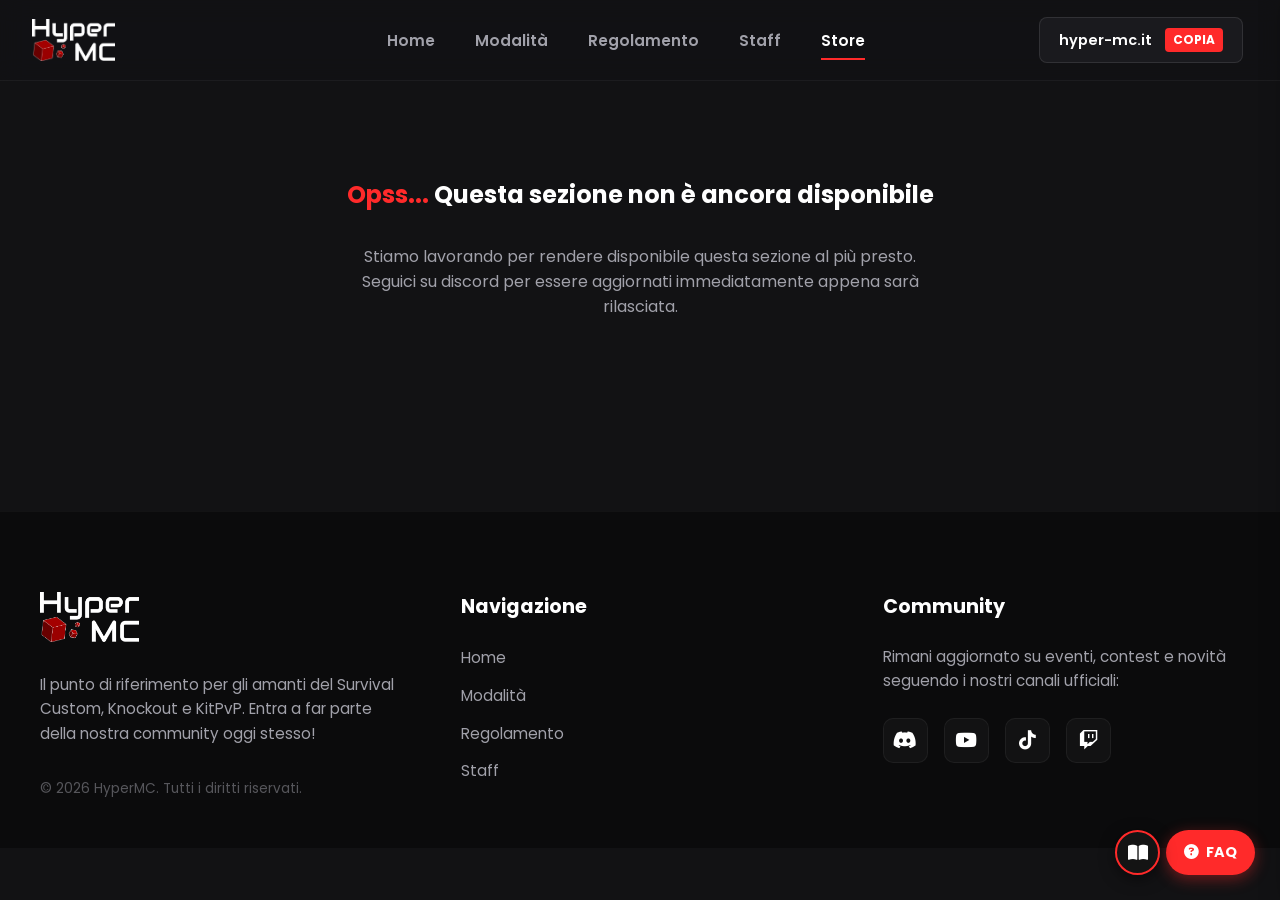
<file: store.html>
<!DOCTYPE html>
<html lang="it">
<head>
    <meta charset="UTF-8">
    <meta name="viewport" content="width=device-width, initial-scale=1.0">
    <title>HyperMC - Coming soon...</title>
    <meta name="description" content="Scopri il nostro store ufficiale di HyperMC, il server Minecraft con modalità competitive, survival custom, eventi esclusivi e voice chat integrata. Presto disponibile!">
    <link href="https://fonts.googleapis.com/css2?family=Poppins:wght@400;600;700&display=swap" rel="stylesheet">
    <link rel="stylesheet" href="https://cdnjs.cloudflare.com/ajax/libs/font-awesome/6.4.0/css/all.min.css">
    <link rel="stylesheet" href="https://unpkg.com/aos@next/dist/aos.css" />
    <link rel="stylesheet" href="style.css">
    <link rel="icon" type="image/png" href="hypermc_icon.png">
    <meta name="thumbnail" content="www.hyper-mc.it/anteprima.png" />
</head>
<body id="store-page  ">
    <header class="main-header">
        <div class="navbar-container">
            <a href="#home" class="nav-logo">
                <img src="server-logo.png" alt="HyperMC Logo" class="logo-img">
            </a>

            <nav class="nav-menu">
                <a href="index.html" class="nav-link">Home</a>
                <a href="modalità.html" class="nav-link">Modalità</a>
                <a href="regolamento.html" class="nav-link">Regolamento</a>
                <a href="staff.html" class="nav-link ">Staff</a>
                <a href="store.html" class="nav-link active">Store</a>
            </nav>

            <div class="nav-actions">
                <button class="ip-button" onclick="copyIP()">
                    <span class="ip-text">hyper-mc.it</span>
                    <span class="ip-badge">Copia</span>
                </button>
            </div>
             <div>
                <button class="hamburger-btn" id="hamburger">
                    <span></span>
                    <span></span>
                    <span></span>
                </button>
            </div>
        </div>
    </header>
    <!-- PULSANTE FLOTTRANTE IN BASSO A DESTRA (Opzionale, visibile ovunque) -->
<button id="faq-floating-btn" class="faq-float-btn" title="Domande Frequenti">
    <i class="fa-solid fa-circle-question"></i>
    <span>FAQ</span>
</button>

<!-- OVERLAY SCURO SFONDO -->
<div id="faq-overlay" class="faq-overlay"></div>

<!-- PANNELLO LATERALE (DRAWER) -->
<aside id="faq-drawer" class="faq-drawer">
    <div class="faq-drawer-header">
        <h3>Domande <span class="highlight">Frequenti</span></h3>
        <button id="faq-close-btn" class="faq-close-btn">&times;</button>
    </div>

    <div class="faq-drawer-content">
        
        <div class="faq-item">
            <button class="faq-question">
                <span>Si può entrare anche da Bedrock Edition?</span>
                <i class="fa-solid fa-chevron-down faq-icon"></i>
            </button>
            <div class="faq-answer">
                <p>No, al momento il server è solo per Java Edition, verrete informati quando sarà disponibile anche per Bedrock.</p>
            </div>
        </div>

        <div class="faq-item">
            <button class="faq-question">
                <span>Si può entrare anche da Minecraft crackato?</span>
                <i class="fa-solid fa-chevron-down faq-icon"></i>
            </button>
            <div class="faq-answer">
                <p>Si, il server è disponibile per tutti gli utenti sp.</p>
            </div>
        </div>

        <div class="faq-item">
            <button class="faq-question">
                <span>In quali versioni si può entrare?</span>
                <i class="fa-solid fa-chevron-down faq-icon"></i>
            </button>
            <div class="faq-answer">
                <p>Il server è disponible dalla 1.21 alla 1.21.8. L'accesso è possibile in 1.21+ ma il range consigliato è il precedente per il caricamento delle texturepack custom.</p>
            </div>
        </div>

        <div class="faq-item">
            <button class="faq-question">
                <span>Perchè quando entro non posso muovermi?</span>
                <i class="fa-solid fa-chevron-down faq-icon"></i>
            </button>
            <div class="faq-answer">
                <p>Se al primo ingresso nel server si verifica un problema del genere si prega di controllare la versione, nelle versioni 26.1+ non supportate dal server si genera questo tipo di glitch.</p>
            </div>
        </div>

        <div class="faq-item">
            <button class="faq-question">
                <span>Come si mette il PIN?</span>
                <i class="fa-solid fa-chevron-down faq-icon"></i>
            </button>
            <div class="faq-answer">
                <p>Il menù del pin è semplice, basta cliccare sugli slot della crafting table per impostare le cifre il PIN.</p>
            </div>    
        </div>

        <div class="faq-item">
            <button class="faq-question">
                <span>Se sto afk mi kicka?</span>
                <i class="fa-solid fa-chevron-down faq-icon"></i>
            </button>
            <div class="faq-answer">
                <p>No, generalmente il server non kicka se si sta afk, quindi si sconsiglia l'uso di macro anti-afk.</p>
            </div>
        </div>

        <div class="faq-item">
            <button class="faq-question">
                <span>Come posso comprare items dallo store?</span>
                <i class="fa-solid fa-chevron-down faq-icon"></i>
            </button>
            <div class="faq-answer">
                <p>Al momento lo store non è disponibile, verrete avvisati quando sarà disponibile.</p>
            </div>
        </div>

        <div class="faq-item">
            <button class="faq-question">
                <span>Come posso candidarmi?</span>
                <i class="fa-solid fa-chevron-down faq-icon"></i>
            </button>
            <div class="faq-answer">
                <p>Per ogni tipo di candidatura/supporto puoi aprire ticket sul nostro Discord!</p>
            </div>
        </div>

        <div class="faq-item">
            <button class="faq-question">
                <span>Che tipo di staffer cercate?</span>
                <i class="fa-solid fa-chevron-down faq-icon"></i>
            </button>
            <div class="faq-answer">
                <p>Cerchiamo principalemente Helper / Chatmod e Moderatori Discord.</p>
            </div>
        </div>

    </div>
</aside>

<!-- BOTTONE CIRCOLARE WIKI -->
<a href="wiki.html" target="_blank" class="wiki-float-btn" title="Visualizza la Wiki">
    <i class="fa-solid fa-book-open"></i>
</a>

     <!-- MENU TASTO DESTRO PERSONALIZZATO -->
<div id="custom-context-menu" class="context-menu">
    <ul>
        <li><a href="https://www.hyper-mc.it/store"><i class="fas fa-shopping-cart"></i> Store</a></li>
        
        <li class="menu-divider"></li>
        
        <li><a href="https://discord.gg/j9Db7fVNSX" target="_blank"><i class="fab fa-discord"></i> Entra nel Discord</a></li>
        <li><a href="https://youtube.com/@hypermc_official" target="_blank"><i class="fab fa-youtube"></i> Seguici su Youtube</a></li>
        <li><a href="https://twitch.tv/hypermc_network" target="_blank"><i class="fab fa-twitch"></i> Seguici su Twitch</a></li>
        <li><a href="https://tiktok.com/@hypermc_official" target="_blank"><i class="fab fa-tiktok"></i> Seguici su TikTok</a></li>
        
        <li class="menu-divider"></li>
        
        <li><a href="https://minecraft-italia.it/vota/hypermc_official" target="_blank"><i class="fas fa-check-circle"></i> Votaci su MCITA</a></li>
    </ul>
</div>
    <div class="glow-effect top-left"></div>
    <section class="coming-soon-section">
        <div class="coming-soon-container"> 
            <h1 class="coming-soon"><span class="brand-color">Opss...</span> Questa sezione non è ancora disponibile</h1>
            <p class="coming-soon-text">Stiamo lavorando per rendere disponibile questa sezione al più presto.<br>Seguici su discord per essere aggiornati immediatamente appena sarà rilasciata.</p>
        </div>
        <script src="https://unpkg.com/aos@next/dist/aos.js"></script>
<script>
  // Inizializza le animazioni con impostazioni fluide
  AOS.init({
    duration: 1000, // Durata dell'animazione in millisecondi (1 secondo)
    once: true,     // L'animazione avviene solo la prima volta che si scrolla
    offset: 100     // Inizia l'animazione 100px prima che l'elemento appaia a schermo
  });
</script>
<script>
document.addEventListener('DOMContentLoaded', () => {
    // Usiamo querySelector per intercettare le classi esatte del tuo HTML
    const hamburger = document.querySelector('.hamburger-btn');
    const navMenu = document.querySelector('.nav-menu');

    console.log("Controllo elementi:", { hamburger, navMenu });

    if (hamburger && navMenu) {
        hamburger.addEventListener('click', () => {
            hamburger.classList.toggle('active');
            navMenu.classList.toggle('active');
        });

        const navLinks = navMenu.querySelectorAll('.nav-link');
        navLinks.forEach(link => {
            link.addEventListener('click', () => {
                hamburger.classList.remove('active');
                navMenu.classList.remove('active');
            });
        });
    }
});
</script>
    </body>
</div> </section> <footer class="main-footer">
    <div class="footer-container">
        
        <div class="footer-column footer-brand">
            <a href="index.html" class="footer-logo-link">
                <img src="server-logo.png" alt="HyperMC Logo" class="footer-logo">
            </a>
            <p>Il punto di riferimento per gli amanti del Survival Custom, Knockout e KitPvP. Entra a far parte della nostra community oggi stesso!</p>
            <p class="copyright">&copy; 2026 HyperMC. Tutti i diritti riservati.</p>
        </div>

        <div class="footer-column footer-links">
            <h3>Navigazione</h3>
            <ul>
                <li><a href="index.html">Home</a></li>
                <li><a href="modalità.html">Modalità</a></li>
                <li><a href="regolamento.html">Regolamento</a></li>
                <li><a href="staff.html">Staff</a></li>
                <li><a href="store.html"></a></li>
            </ul>
        </div>

        <div class="footer-column footer-social">
            <h3>Community</h3>
            <p>Rimani aggiornato su eventi, contest e novità seguendo i nostri canali ufficiali:</p>
            <div class="social-icons">
                <a href="https://discord.gg/j9Db7fVNSX" class="social-icon discord" target="_blank" title="Entra su Discord"><i class="fa-brands fa-discord"></i></a>
                <a href="https://www.youtube.com/@hypermc_official" class="social-icon youtube" target="_blank" title="Canale Youtube"><i class="fa-brands fa-youtube"></i></a>
                <a href="https://www.tiktok.com/@hypermc_official" class="social-icon tiktok" target="_blank" title="Profilo TikTok"><i class="fa-brands fa-tiktok"></i></a>
                <a href="https://www.twitch.tv/hypermc_network" class="social-icon twitch" target="_blank" title="Canale Twitch"><i class="fa-brands fa-twitch"></i></a>
            </div>
        </div>
    </div> </footer>
    <script src="app.js"></script>
    <script src="script.js"></script>
    </section>
</file>
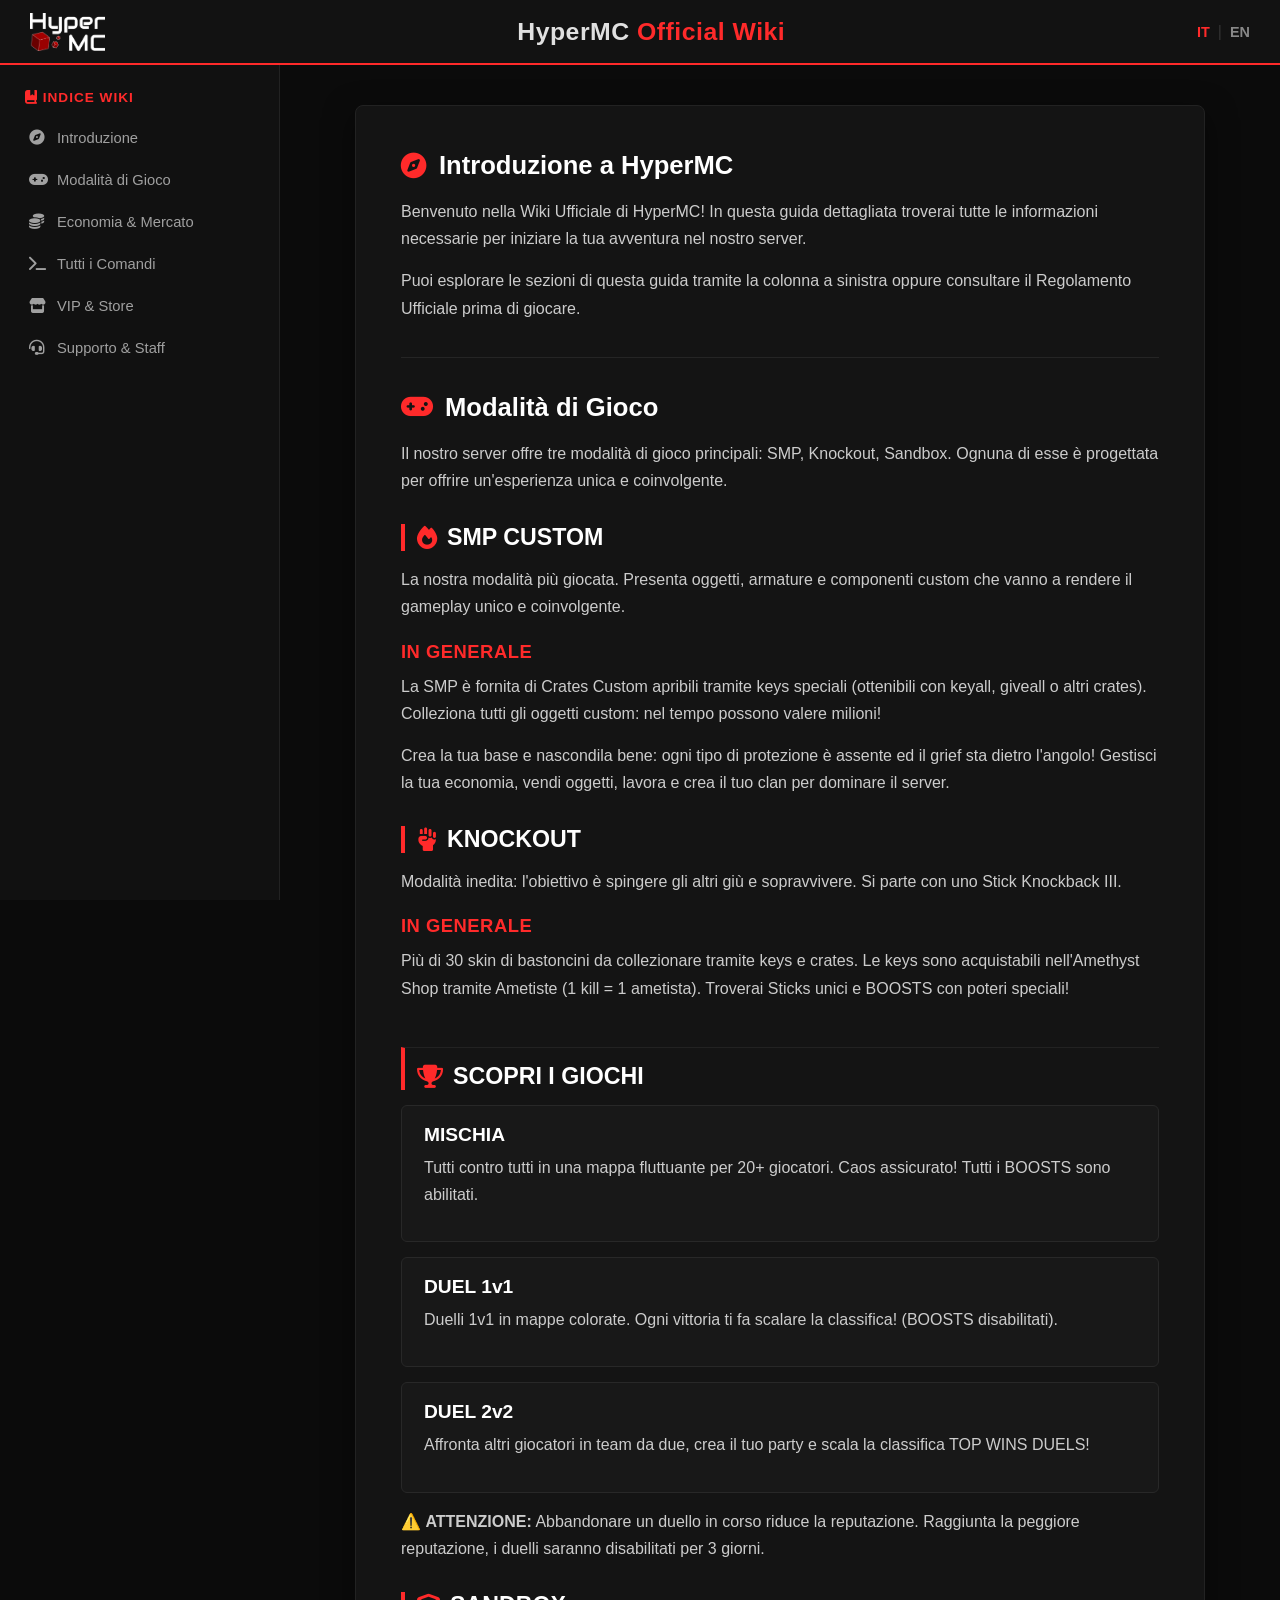
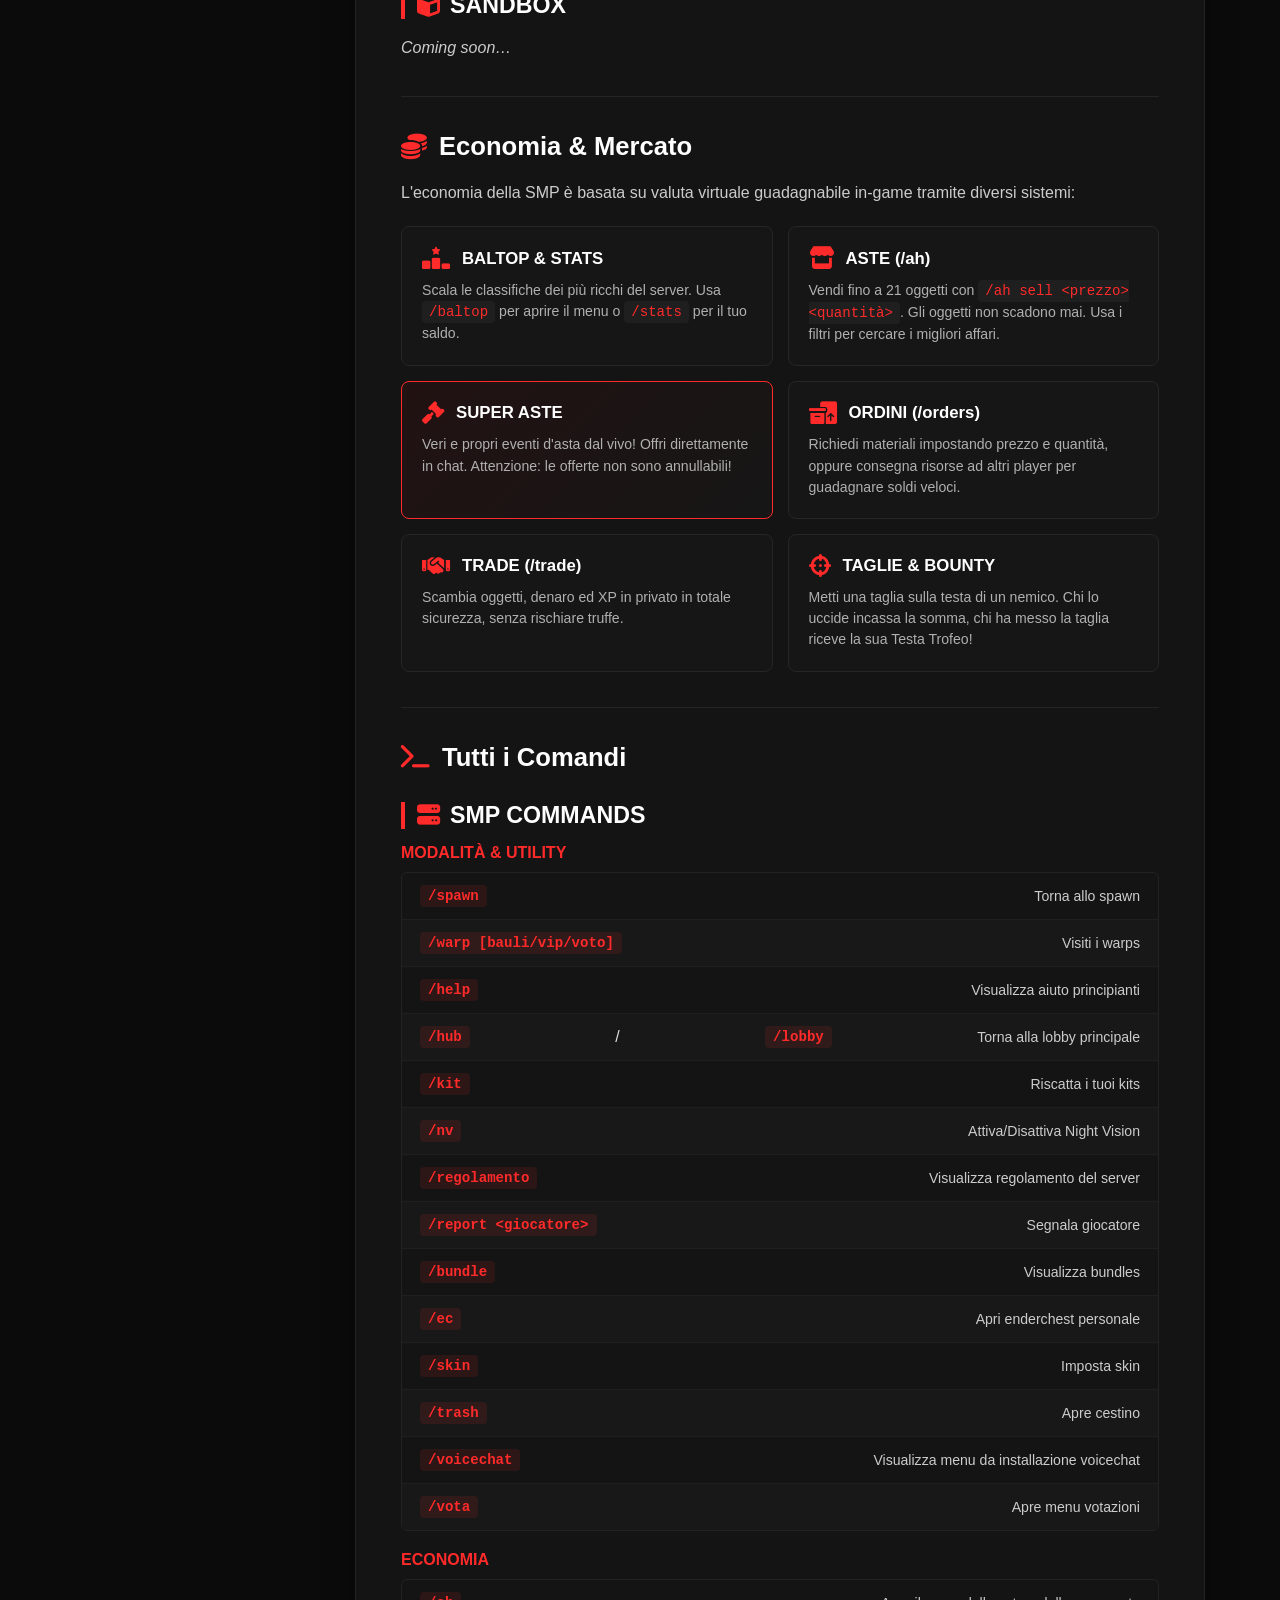
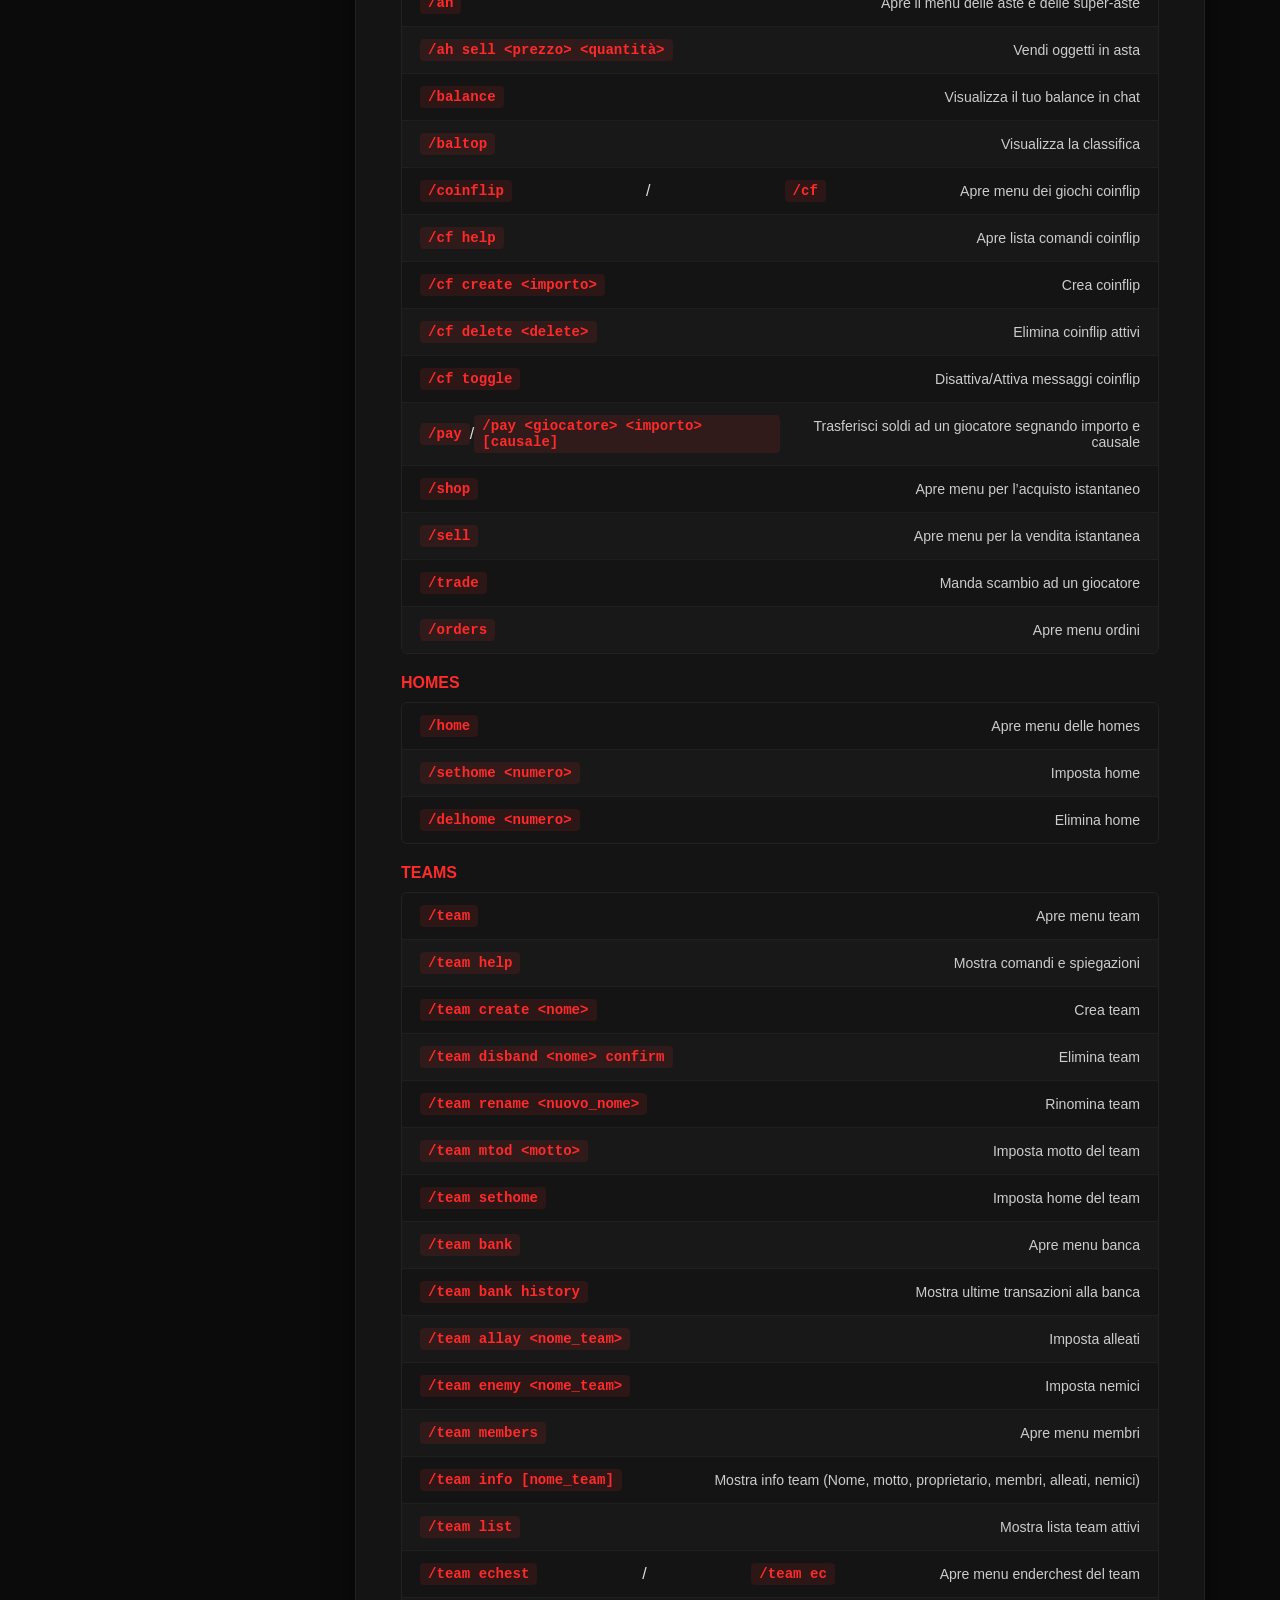
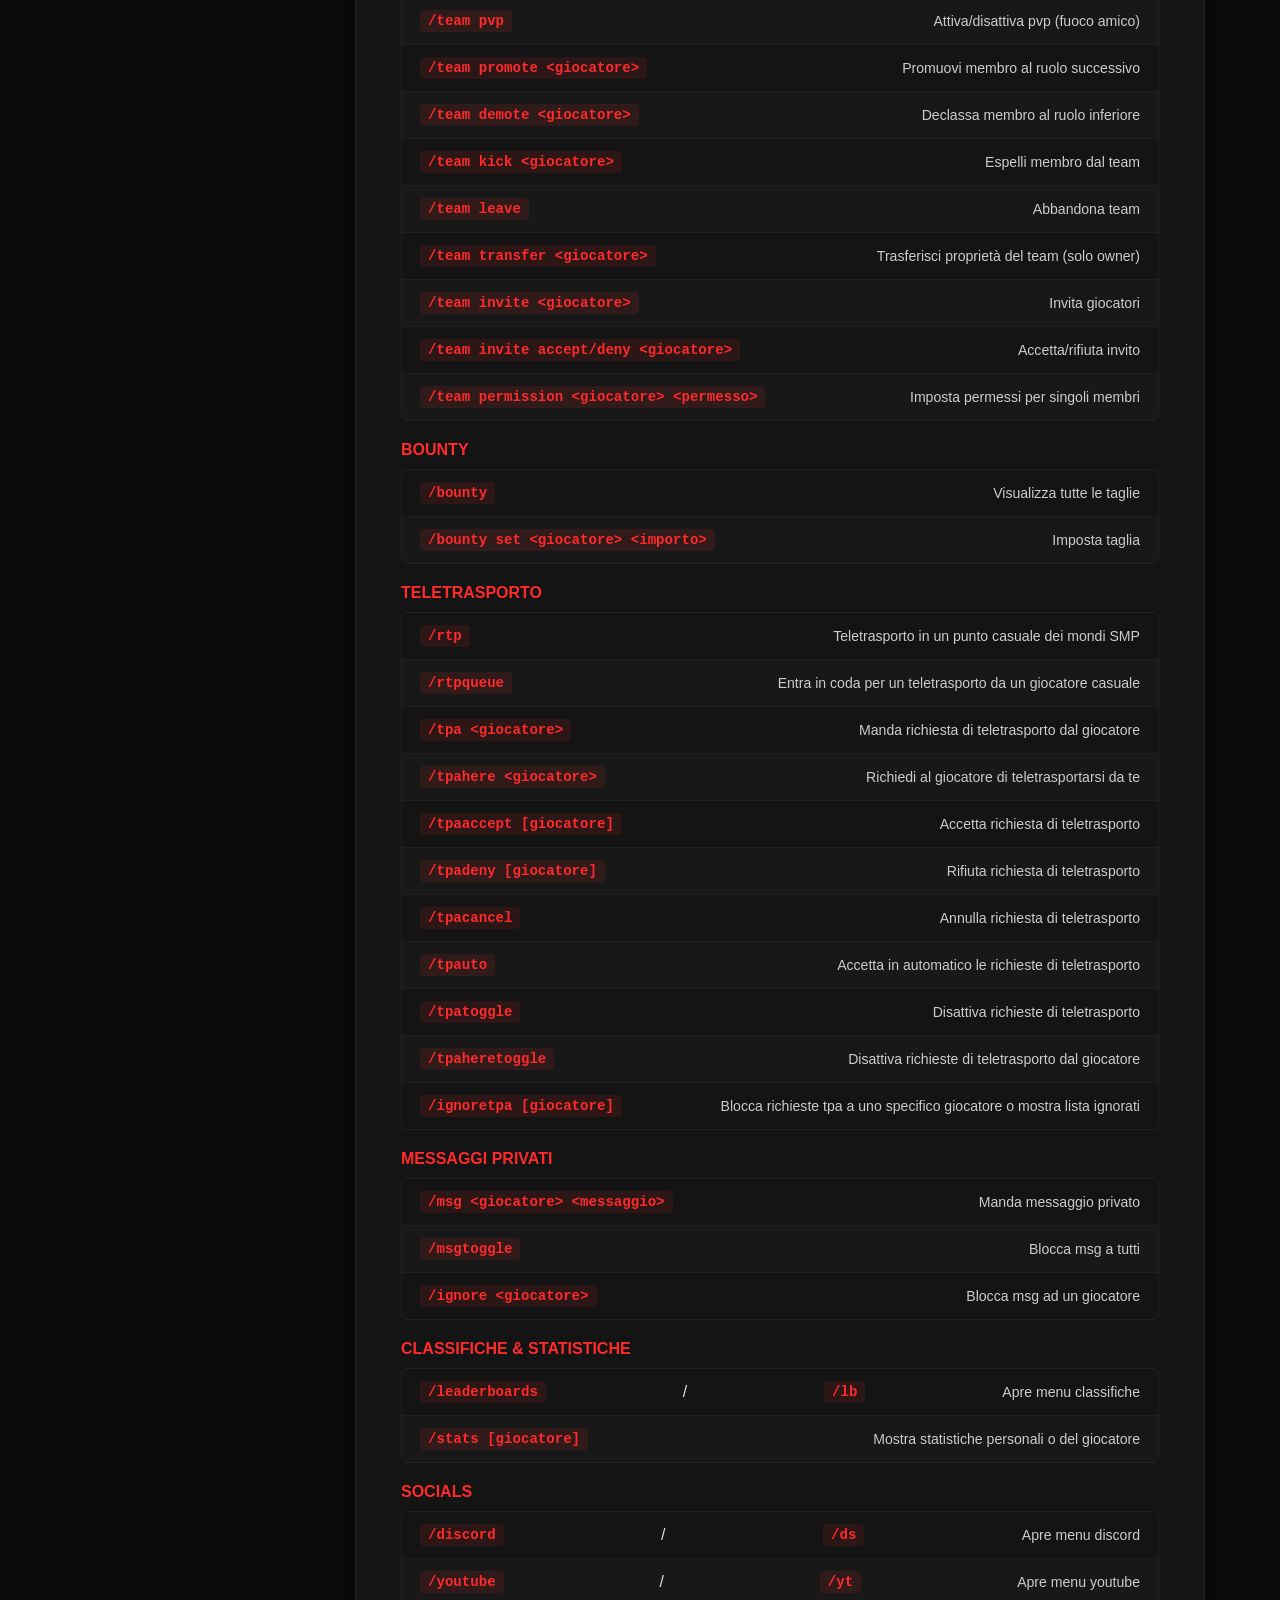
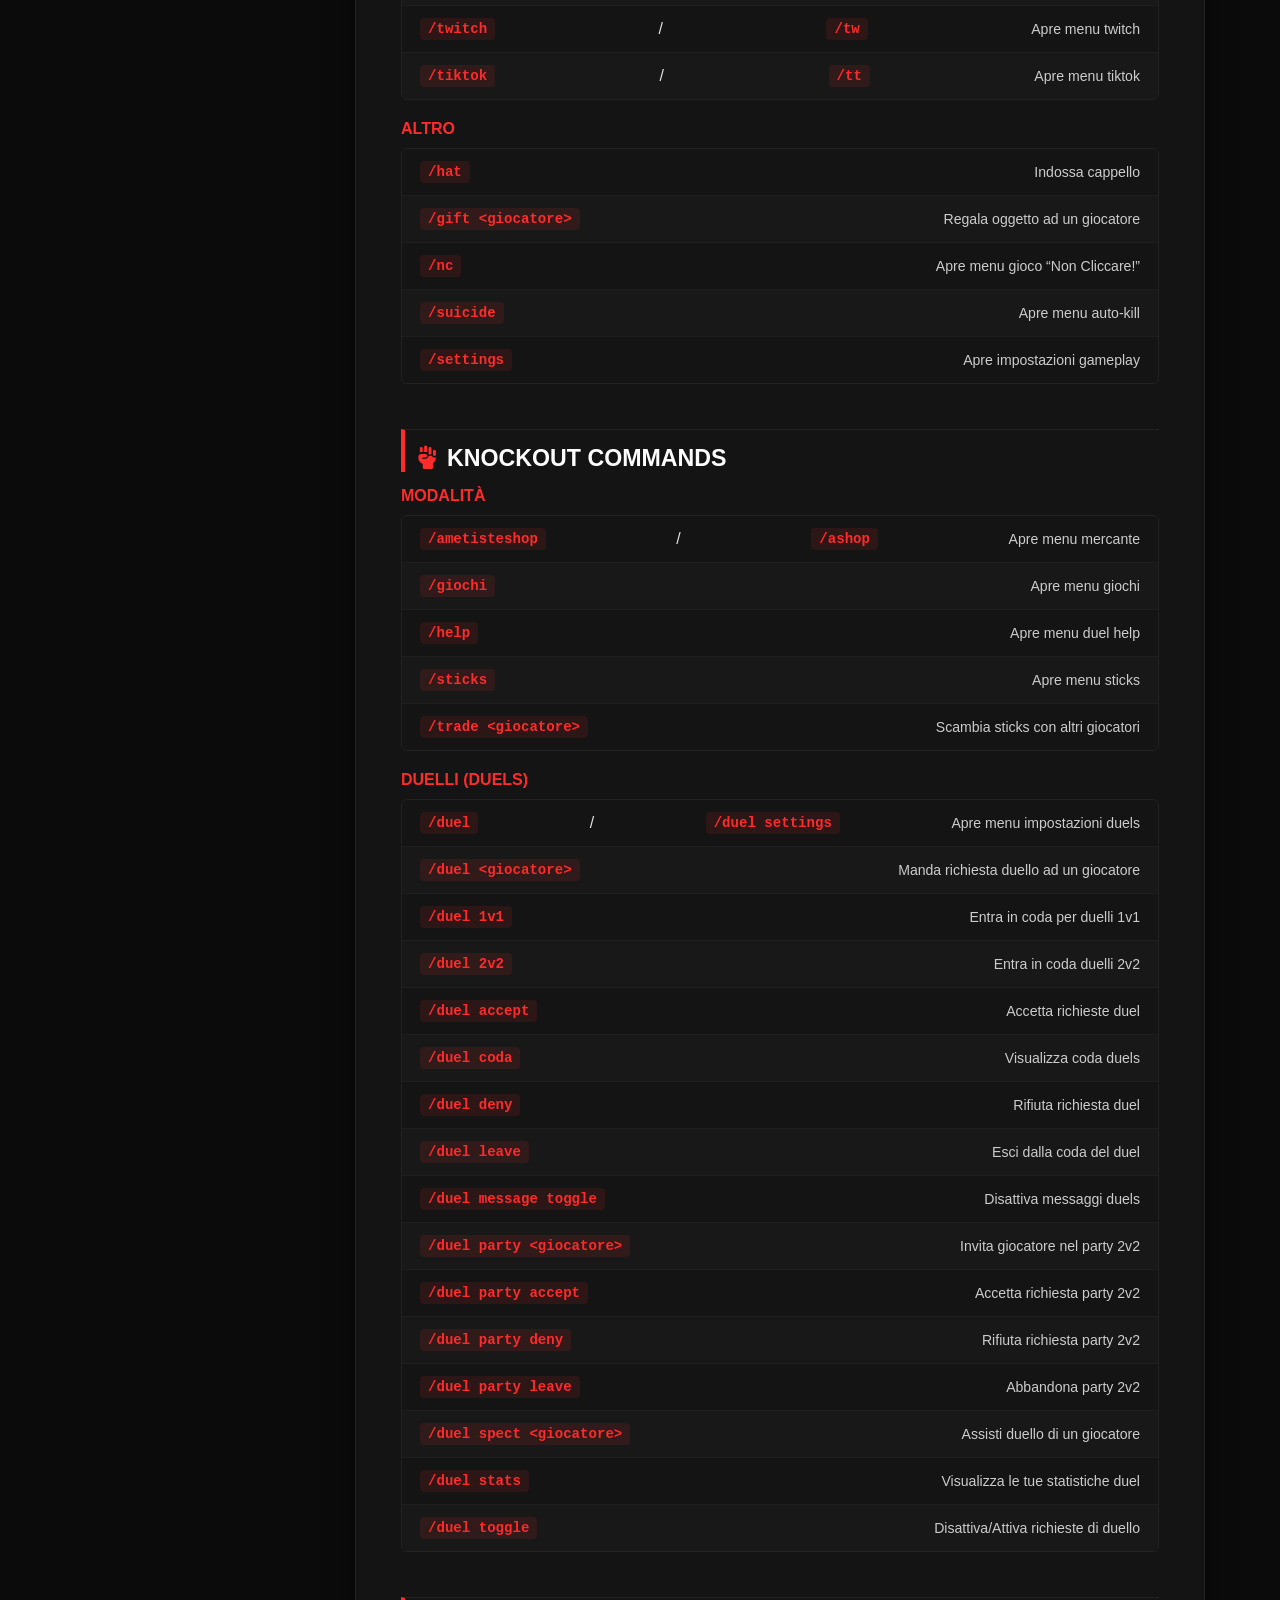
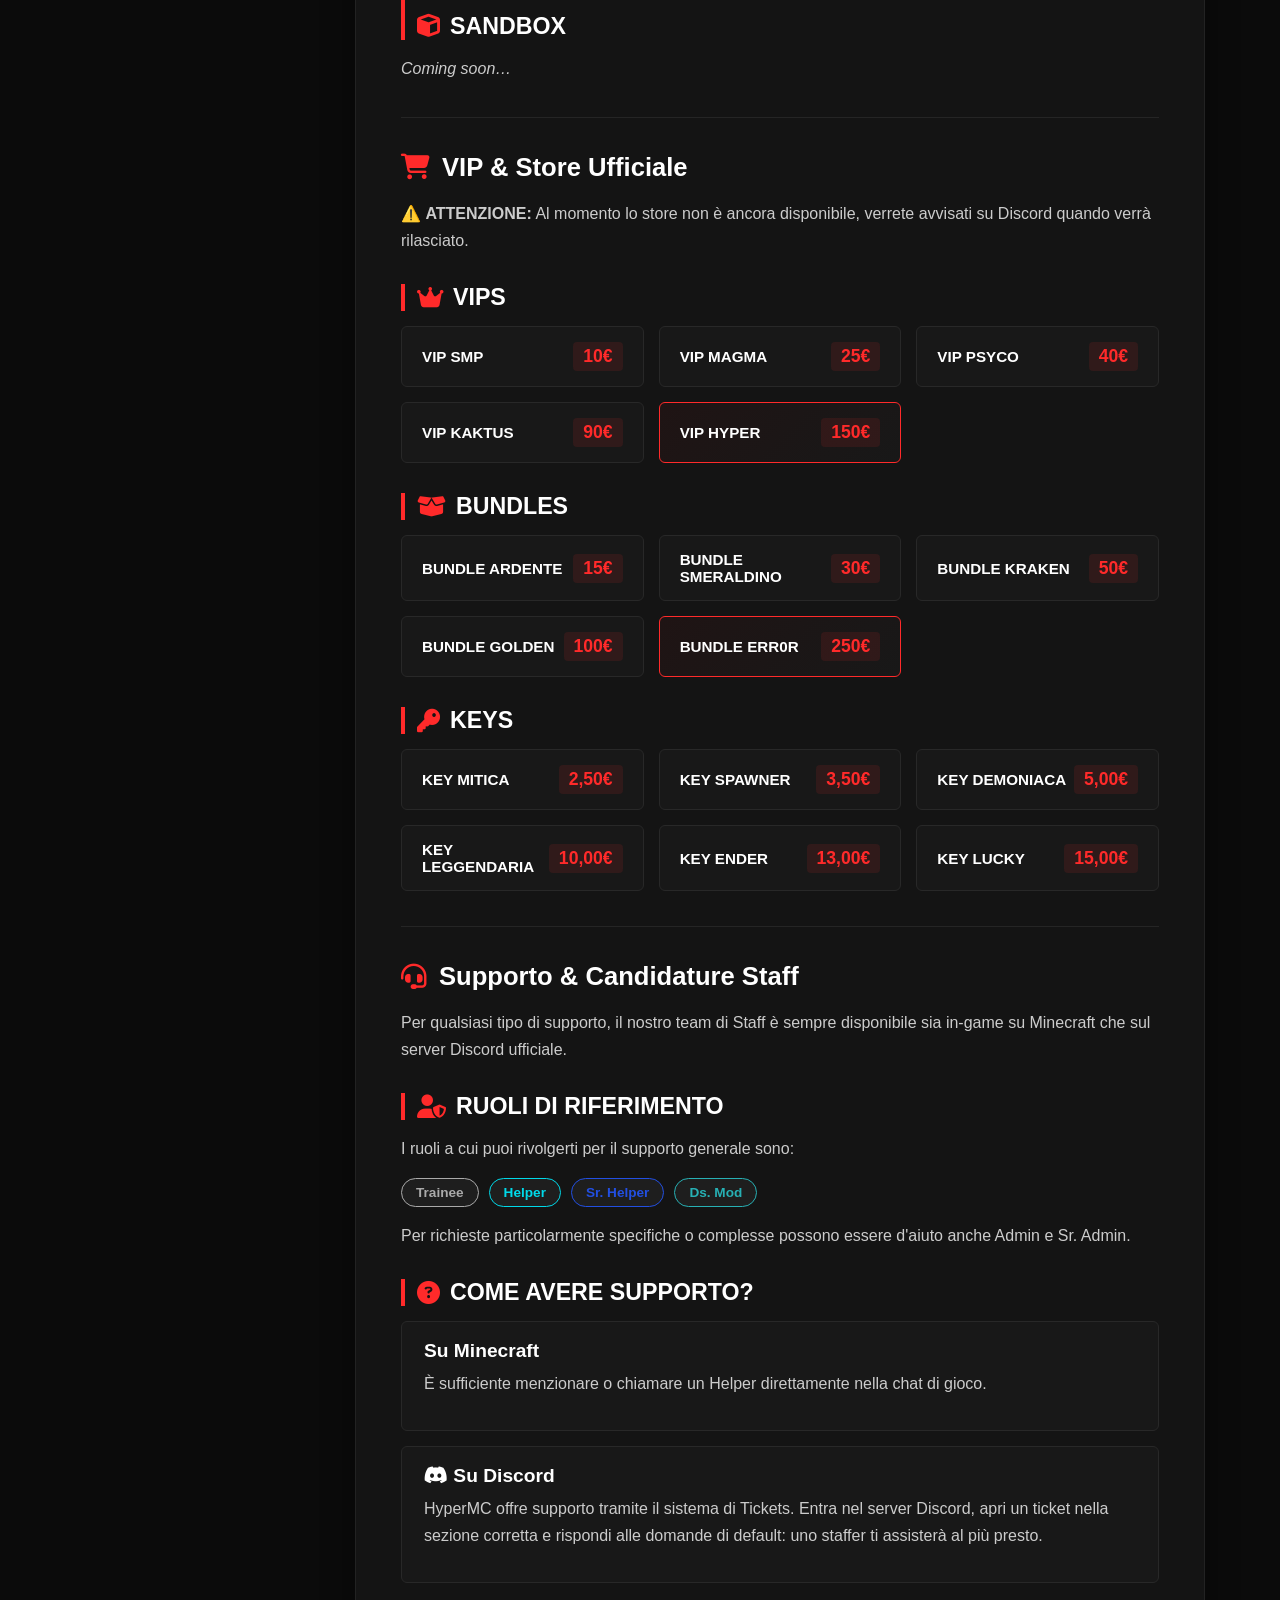
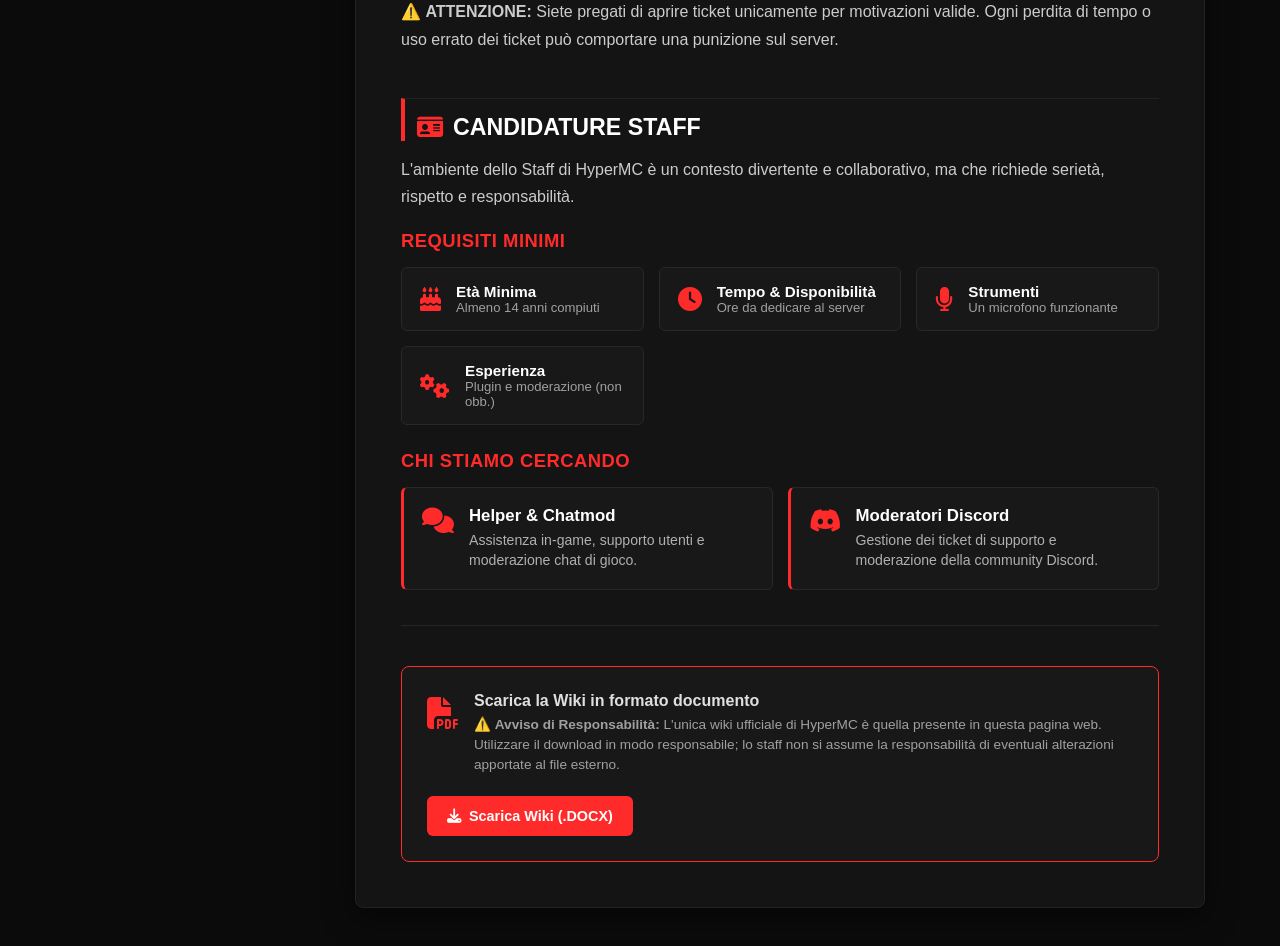
<file: wiki.html>
<!DOCTYPE html>
<html lang="it">
<head>
    <meta charset="UTF-8">
    <meta name="viewport" content="width=device-width, initial-scale=1.0">
    <title>HyperMC - Wiki</title>
    <link rel="stylesheet" href="style.css">
    <link rel="stylesheet" href="https://cdnjs.cloudflare.com/ajax/libs/font-awesome/6.4.0/css/all.min.css">
    <link rel="icon" type="image/png" href="hypermc_icon.png">
</head>
<body class="wiki-body">

    <!-- HEADER MINIMAL -->
    <header class="wiki-header">
        <div class="header-left">
            <a href="index.html" class="wiki-logo">
                <img src="server-logo.png" alt="HyperMC Logo">
            </a>
        </div>
        <div class="header-center">
            <h1 class="wiki-main-title">HyperMC <span class="highlight">Official Wiki</span></h1>
        </div>
        <div class="header-right">
            <div class="lang-selector">
                <button class="lang-btn active" data-lang="it">IT</button>
                <span class="lang-divider">|</span>
                <button class="lang-btn" data-lang="en">EN</button>
            </div>
        </div>
    </header>

    <!-- CONTAINER PRINCIPALE -->
    <div class="wiki-container">

        <!-- SIDEBAR CATEGORIE -->
        <nav class="wiki-sidebar">
            <div class="sidebar-title" data-it="INDICE WIKI" data-en="WIKI INDEX">
                <i class="fa-solid fa-book-bookmark"></i> INDICE WIKI
            </div>
            <ul class="sidebar-menu">
                <li><a href="#introduzione" class="sidebar-link active"><i class="fa-solid fa-compass"></i> <span data-it="Introduzione" data-en="Introduction">Introduzione</span></a></li>
                <li><a href="#modalita" class="sidebar-link"><i class="fa-solid fa-gamepad"></i> <span data-it="Modalità di Gioco" data-en="Game Modes">Modalità di Gioco</span></a></li>
                <li><a href="#economia" class="sidebar-link"><i class="fa-solid fa-coins"></i> <span data-it="Economia & Mercato" data-en="Economy & Market">Economia & Mercato</span></a></li>
                <li><a href="#comandi" class="sidebar-link"><i class="fa-solid fa-terminal"></i> <span data-it="Tutti i Comandi" data-en="All Commands">Tutti i Comandi</span></a></li>
                <li><a href="#store" class="sidebar-link"><i class="fa-solid fa-store"></i> <span data-it="VIP & Store" data-en="VIP & Store">VIP & Store</span></a></li>
                <li><a href="#supporto" class="sidebar-link"><i class="fa-solid fa-headset"></i> <span data-it="Supporto & Staff" data-en="Support & Staff">Supporto & Staff</span></a></li>
            </ul>
        </nav>

        <!-- AREA CONTENUTO -->
        <main class="wiki-content">
            <article class="wiki-paper">

                <!-- 1. INTRODUZIONE -->
                <section id="introduzione" class="wiki-section">
                    <h2 class="section-title">
                        <i class="fa-solid fa-compass highlight-icon"></i>
                        <span data-it="Introduzione a HyperMC" data-en="Introduction to HyperMC">Introduzione a HyperMC</span>
                    </h2>
                    <p data-it="Benvenuto nella Wiki Ufficiale di HyperMC! In questa guida dettagliata troverai tutte le informazioni necessarie per iniziare la tua avventura nel nostro server."
                       data-en="Welcome to the Official HyperMC Wiki! In this detailed guide you will find all the information needed to start your adventure on our server.">
                       Benvenuto nella Wiki Ufficiale di HyperMC! In questa guida dettagliata troverai tutte le informazioni necessarie per iniziare la tua avventura nel nostro server.
                    </p>
                    <p data-it="Puoi esplorare le sezioni di questa guida tramite la colonna a sinistra oppure consultare il Regolamento Ufficiale prima di giocare."
                       data-en="You can explore the sections of this guide through the left sidebar or consult the Official Rules before playing.">
                       Puoi esplorare le sezioni di questa guida tramite la colonna a sinistra oppure consultare il Regolamento Ufficiale prima di giocare.
                    </p>
                    <hr class="wiki-divider">
                </section>

                <!-- 2. MODALITÀ DI GIOCO -->
                <section id="modalita" class="wiki-section">
                    <h2 class="section-title">
                        <i class="fa-solid fa-gamepad highlight-icon"></i>
                        <span data-it="Modalità di Gioco" data-en="Game Modes">Modalità di Gioco</span>
                    </h2>
                    <p data-it="Il nostro server offre tre modalità di gioco principali: SMP, Knockout, Sandbox. Ognuna di esse è progettata per offrire un'esperienza unica e coinvolgente."
                       data-en="Our server offers three main game modes: SMP, Knockout, Sandbox. Each of them is designed to provide a unique and engaging experience.">
                       Il nostro server offre tre modalità di gioco principali: SMP, Knockout, Sandbox. Ognuna di esse è progettata per offrire un'esperienza unica e coinvolgente.
                    </p>

                    <!-- SMP -->
                    <div class="wiki-block">
                        <h3 class="wiki-subtitle"><i class="fa-solid fa-fire highlight-icon"></i> SMP CUSTOM</h3>
                        <p data-it="La nostra modalità più giocata. Presenta oggetti, armature e componenti custom che vanno a rendere il gameplay unico e coinvolgente."
                           data-en="Our most played mode. Features custom items, armor, and components making gameplay unique and engaging.">
                           La nostra modalità più giocata. Presenta oggetti, armature e componenti custom che vanno a rendere il gameplay unico e coinvolgente.
                        </p>
                        
                        <h4 class="wiki-heading" data-it="In Generale" data-en="Overview">In Generale</h4>
                        <p data-it="La SMP è fornita di Crates Custom apribili tramite keys speciali (ottenibili con keyall, giveall o altri crates). Colleziona tutti gli oggetti custom: nel tempo possono valere milioni!"
                           data-en="SMP features Custom Crates opened via special keys (from keyalls, staff givealls, or other crates). Collect custom items: over time they can be worth millions!">
                           La SMP è fornita di Crates Custom apribili tramite keys speciali (ottenibili con keyall, giveall o altri crates). Colleziona tutti gli oggetti custom: nel tempo possono valere milioni!
                        </p>
                        <p data-it="Crea la tua base e nascondila bene: ogni tipo di protezione è assente ed il grief sta dietro l'angolo! Gestisci la tua economia, vendi oggetti, lavora e crea il tuo clan per dominare il server."
                           data-en="Build your base and hide it well: base protections are absent and griefing is around the corner! Manage your economy, sell items, work, and build your clan to rule the server.">
                           Crea la tua base e nascondila bene: ogni tipo di protezione è assente ed il grief sta dietro l'angolo! Gestisci la tua economia, vendi oggetti, lavora e crea il tuo clan per dominare il server.
                        </p>
                    </div>

                    <!-- KNOCKOUT -->
                    <div class="wiki-block">
                        <h3 class="wiki-subtitle"><i class="fa-solid fa-hand-fist highlight-icon"></i> KNOCKOUT</h3>
                        <p data-it="Modalità inedita: l'obiettivo è spingere gli altri giù e sopravvivere. Si parte con uno Stick Knockback III."
                           data-en="Brand new mode: push others off and survive. Everyone starts with a Knockback III Stick.">
                           Modalità inedita: l'obiettivo è spingere gli altri giù e sopravvivere. Si parte con uno Stick Knockback III.
                        </p>

                        <h4 class="wiki-heading" data-it="In Generale" data-en="Overview">In Generale</h4>
                        <p data-it="Più di 30 skin di bastoncini da collezionare tramite keys e crates. Le keys sono acquistabili nell'Amethyst Shop tramite Ametiste (1 kill = 1 ametista). Troverai Sticks unici e BOOSTS con poteri speciali!"
                           data-en="Over 30 stick skins to collect via keys and crates. Keys are available in the Amethyst Shop using Amethysts (1 kill = 1 Amethyst). Find unique Sticks and special BOOSTS!">
                           Più di 30 skin di bastoncini da collezionare tramite keys e crates. Le keys sono acquistabili nell'Amethyst Shop tramite Ametiste (1 kill = 1 ametista). Troverai Sticks unici e BOOSTS con poteri speciali!
                        </p>

                        <h3 class="wiki-subtitle section-divider"><i class="fa-solid fa-trophy highlight-icon"></i> <span data-it="SCOPRI I GIOCHI" data-en="DISCOVER GAMES">SCOPRI I GIOCHI</span></h3>

                        <div class="wiki-game-card">
                            <h4 class="wiki-game-title">MISCHIA</h4>
                            <p data-it="Tutti contro tutti in una mappa fluttuante per 20+ giocatori. Caos assicurato! Tutti i BOOSTS sono abilitati."
                               data-en="Free-for-all on a floating map for 20+ players. Pure chaos! All BOOSTS enabled.">
                               Tutti contro tutti in una mappa fluttuante per 20+ giocatori. Caos assicurato! Tutti i BOOSTS sono abilitati.
                            </p>
                        </div>

                        <div class="wiki-game-card">
                            <h4 class="wiki-game-title">DUEL 1v1</h4>
                            <p data-it="Duelli 1v1 in mappe colorate. Ogni vittoria ti fa scalare la classifica! (BOOSTS disabilitati)."
                               data-en="1v1 duels in vibrant maps. Every win ranks you up! (BOOSTS disabled).">
                               Duelli 1v1 in mappe colorate. Ogni vittoria ti fa scalare la classifica! (BOOSTS disabilitati).
                            </p>
                        </div>

                        <div class="wiki-game-card">
                            <h4 class="wiki-game-title">DUEL 2v2</h4>
                            <p data-it="Affronta altri giocatori in team da due, crea il tuo party e scala la classifica TOP WINS DUELS!"
                               data-en="Fight other players in teams of two, create a party, and climb the TOP WINS DUELS leaderboard!">
                               Affronta altri giocatori in team da due, crea il tuo party e scala la classifica TOP WINS DUELS!
                            </p>
                        </div>

                        <p class="wiki-warning" data-it="⚠️ ATTENZIONE: Abbandonare un duello in corso riduce la reputazione. Raggiunta la peggiore reputazione, i duelli saranno disabilitati per 3 giorni."
                           data-en="⚠️ WARNING: Leaving an active duel reduces reputation. Reaching minimum reputation disables duels for 3 days.">
                           ⚠️ <strong>ATTENZIONE:</strong> Abbandonare un duello in corso riduce la reputazione. Raggiunta la peggiore reputazione, i duelli saranno disabilitati per 3 giorni.
                        </p>
                    </div>

                    <!-- SANDBOX -->
                    <div class="wiki-block">
                        <h3 class="wiki-subtitle"><i class="fa-solid fa-cube highlight-icon"></i> SANDBOX</h3>
                        <p class="coming-soon"><i>Coming soon…</i></p>
                    </div>

                    <hr class="wiki-divider">
                </section>

                <!-- 3. ECONOMIA & MERCATO -->
                <section id="economia" class="wiki-section">
                    <h2 class="section-title">
                        <i class="fa-solid fa-coins highlight-icon"></i>
                        <span data-it="Economia & Mercato" data-en="Economy & Market">Economia & Mercato</span>
                    </h2>
                    <p data-it="L'economia della SMP è basata su valuta virtuale guadagnabile in-game tramite diversi sistemi:"
                       data-en="The SMP economy relies on in-game virtual currency earned through various systems:">
                       L'economia della SMP è basata su valuta virtuale guadagnabile in-game tramite diversi sistemi:
                    </p>

                    <div class="economy-grid">
                        
                        <!-- BALTOP -->
                        <div class="eco-card">
                            <div class="eco-card-header">
                                <i class="fa-solid fa-ranking-star eco-icon"></i>
                                <h4 data-it="BALTOP & STATS" data-en="BALTOP & STATS">BALTOP & STATS</h4>
                            </div>
                            <p data-it="Scala le classifiche dei più ricchi del server. Usa /baltop per aprire il menu o /stats per il tuo saldo."
                               data-en="Climb the richest players leaderboards. Use /baltop for the menu or /stats for your balance.">
                               Scala le classifiche dei più ricchi del server. Usa <code>/baltop</code> per aprire il menu o <code>/stats</code> per il tuo saldo.
                            </p>
                        </div>

                        <!-- ASTE -->
                        <div class="eco-card">
                            <div class="eco-card-header">
                                <i class="fa-solid fa-store eco-icon"></i>
                                <h4 data-it="ASTE (/ah)" data-en="AUCTIONS (/ah)">ASTE (/ah)</h4>
                            </div>
                            <p data-it="Vendi fino a 21 oggetti con /ah sell <prezzo> <quantità>. Gli oggetti non scadono mai. Usa i filtri per cercare i migliori affari."
                               data-en="Sell up to 21 items with /ah sell <price> <amount>. Items never expire. Use filters to find best deals.">
                               Vendi fino a 21 oggetti con <code>/ah sell &lt;prezzo&gt; &lt;quantità&gt;</code>. Gli oggetti non scadono mai. Usa i filtri per cercare i migliori affari.
                            </p>
                        </div>

                        <!-- SUPER ASTE -->
                        <div class="eco-card highlight-eco">
                            <div class="eco-card-header">
                                <i class="fa-solid fa-gavel eco-icon"></i>
                                <h4 data-it="SUPER ASTE" data-en="SUPER AUCTIONS">SUPER ASTE</h4>
                            </div>
                            <p data-it="Veri e propri eventi d'asta dal vivo! Offri direttamente in chat. Attenzione: le offerte non sono annullabili!"
                               data-en="Live auction events! Bid directly in chat. Warning: bids cannot be canceled once placed!">
                               Veri e propri eventi d'asta dal vivo! Offri direttamente in chat. Attenzione: le offerte non sono annullabili!
                            </p>
                        </div>

                        <!-- ORDERS -->
                        <div class="eco-card">
                            <div class="eco-card-header">
                                <i class="fa-solid fa-boxes-packing eco-icon"></i>
                                <h4 data-it="ORDINI (/orders)" data-en="ORDERS (/orders)">ORDINI (/orders)</h4>
                            </div>
                            <p data-it="Richiedi materiali impostando prezzo e quantità, oppure consegna risorse ad altri player per guadagnare soldi veloci."
                               data-en="Request items setting price & quantity, or fulfill requests from other players for fast cash.">
                               Richiedi materiali impostando prezzo e quantità, oppure consegna risorse ad altri player per guadagnare soldi veloci.
                            </p>
                        </div>

                        <!-- TRADE -->
                        <div class="eco-card">
                            <div class="eco-card-header">
                                <i class="fa-solid fa-handshake eco-icon"></i>
                                <h4 data-it="TRADE (/trade)" data-en="TRADE (/trade)">TRADE (/trade)</h4>
                            </div>
                            <p data-it="Scambia oggetti, denaro ed XP in privato in totale sicurezza, senza rischiare truffe."
                               data-en="Safely trade items, money, and XP in private with zero risk of scams.">
                               Scambia oggetti, denaro ed XP in privato in totale sicurezza, senza rischiare truffe.
                            </p>
                        </div>

                        <!-- BOUNTY -->
                        <div class="eco-card">
                            <div class="eco-card-header">
                                <i class="fa-solid fa-crosshairs eco-icon"></i>
                                <h4 data-it="TAGLIE & BOUNTY" data-en="BOUNTIES">TAGLIE & BOUNTY</h4>
                            </div>
                            <p data-it="Metti una taglia sulla testa di un nemico. Chi lo uccide incassa la somma, chi ha messo la taglia riceve la sua Testa Trofeo!"
                               data-en="Place a bounty on an enemy. The killer claims the cash, the bounty issuer gets their Trophy Head!">
                               Metti una taglia sulla testa di un nemico. Chi lo uccide incassa la somma, chi ha messo la taglia riceve la sua Testa Trofeo!
                            </p>
                        </div>

                    </div>
                    <hr class="wiki-divider">
                </section>

<!-- 4. TUTTI I COMANDI -->
<section id="comandi" class="wiki-section">
    <h2 class="section-title">
        <i class="fa-solid fa-terminal highlight-icon"></i>
        <span data-it="Tutti i Comandi" data-en="All Commands">Tutti i Comandi</span>
    </h2>

    <h3 class="wiki-subtitle"><i class="fa-solid fa-server highlight-icon"></i> SMP COMMANDS</h3>
    
    <!-- Modalità / Utility -->
    <div class="cmd-category">
        <h4 class="cmd-cat-title" data-it="Modalità & Utility" data-en="Mode & Utility">Modalità & Utility</h4>
        <div class="cmd-table">
            <div class="cmd-row"><span class="cmd-code">/spawn</span><span class="cmd-desc" data-it="Torna allo spawn" data-en="Return to spawn">Torna allo spawn</span></div>
            <div class="cmd-row"><span class="cmd-code">/warp [bauli/vip/voto]</span><span class="cmd-desc" data-it="Visiti i warps" data-en="Visit warps">Visiti i warps</span></div>
            <div class="cmd-row"><span class="cmd-code">/help</span><span class="cmd-desc" data-it="Visualizza aiuto principianti" data-en="Show beginners help">Visualizza aiuto principianti</span></div>
            <div class="cmd-row"><span class="cmd-code">/hub</span> / <span class="cmd-code">/lobby</span><span class="cmd-desc" data-it="Torna alla lobby principale" data-en="Return to main lobby">Torna alla lobby principale</span></div>
            <div class="cmd-row"><span class="cmd-code">/kit</span><span class="cmd-desc" data-it="Riscatta i tuoi kits" data-en="Redeem your kits">Riscatta i tuoi kits</span></div>
            <div class="cmd-row"><span class="cmd-code">/nv</span><span class="cmd-desc" data-it="Attiva/Disattiva Night Vision" data-en="Toggle Night Vision">Attiva/Disattiva Night Vision</span></div>
            <div class="cmd-row"><span class="cmd-code">/regolamento</span><span class="cmd-desc" data-it="Visualizza regolamento del server" data-en="View server rules">Visualizza regolamento del server</span></div>
            <div class="cmd-row"><span class="cmd-code">/report &lt;giocatore&gt;</span><span class="cmd-desc" data-it="Segnala giocatore" data-en="Report a player">Segnala giocatore</span></div>
            <div class="cmd-row"><span class="cmd-code">/bundle</span><span class="cmd-desc" data-it="Visualizza bundles" data-en="View bundles">Visualizza bundles</span></div>
            <div class="cmd-row"><span class="cmd-code">/ec</span><span class="cmd-desc" data-it="Apri enderchest personale" data-en="Open personal enderchest">Apri enderchest personale</span></div>
            <div class="cmd-row"><span class="cmd-code">/skin</span><span class="cmd-desc" data-it="Imposta skin" data-en="Set skin">Imposta skin</span></div>
            <div class="cmd-row"><span class="cmd-code">/trash</span><span class="cmd-desc" data-it="Apre cestino" data-en="Open trash bin">Apre cestino</span></div>
            <div class="cmd-row"><span class="cmd-code">/voicechat</span><span class="cmd-desc" data-it="Visualizza menu da installazione voicechat" data-en="View voicechat setup menu">Visualizza menu da installazione voicechat</span></div>
            <div class="cmd-row"><span class="cmd-code">/vota</span><span class="cmd-desc" data-it="Apre menu votazioni" data-en="Open voting menu">Apre menu votazioni</span></div>
        </div>
    </div>

    <!-- Economia -->
    <div class="cmd-category">
        <h4 class="cmd-cat-title" data-it="Economia" data-en="Economy">Economia</h4>
        <div class="cmd-table">
            <div class="cmd-row"><span class="cmd-code">/ah</span><span class="cmd-desc" data-it="Apre il menu delle aste e delle super-aste" data-en="Open auction house and super-auctions">Apre il menu delle aste e delle super-aste</span></div>
            <div class="cmd-row"><span class="cmd-code">/ah sell &lt;prezzo&gt; &lt;quantità&gt;</span><span class="cmd-desc" data-it="Vendi oggetti in asta" data-en="Sell items in auction">Vendi oggetti in asta</span></div>
            <div class="cmd-row"><span class="cmd-code">/balance</span><span class="cmd-desc" data-it="Visualizza il tuo balance in chat" data-en="Show your balance in chat">Visualizza il tuo balance in chat</span></div>
            <div class="cmd-row"><span class="cmd-code">/baltop</span><span class="cmd-desc" data-it="Visualizza la classifica" data-en="Show leaderboard">Visualizza la classifica</span></div>
            <div class="cmd-row"><span class="cmd-code">/coinflip</span> / <span class="cmd-code">/cf</span><span class="cmd-desc" data-it="Apre menu dei giochi coinflip" data-en="Open coinflip games menu">Apre menu dei giochi coinflip</span></div>
            <div class="cmd-row"><span class="cmd-code">/cf help</span><span class="cmd-desc" data-it="Apre lista comandi coinflip" data-en="Open coinflip commands list">Apre lista comandi coinflip</span></div>
            <div class="cmd-row"><span class="cmd-code">/cf create &lt;importo&gt;</span><span class="cmd-desc" data-it="Crea coinflip" data-en="Create coinflip">Crea coinflip</span></div>
            <div class="cmd-row"><span class="cmd-code">/cf delete &lt;delete&gt;</span><span class="cmd-desc" data-it="Elimina coinflip attivi" data-en="Delete active coinflips">Elimina coinflip attivi</span></div>
            <div class="cmd-row"><span class="cmd-code">/cf toggle</span><span class="cmd-desc" data-it="Disattiva/Attiva messaggi coinflip" data-en="Toggle coinflip messages">Disattiva/Attiva messaggi coinflip</span></div>
            <div class="cmd-row"><span class="cmd-code">/pay</span> / <span class="cmd-code">/pay &lt;giocatore&gt; &lt;importo&gt; [causale]</span><span class="cmd-desc" data-it="Trasferisci soldi ad un giocatore segnando importo e causale" data-en="Transfer money to a player with amount and reason">Trasferisci soldi ad un giocatore segnando importo e causale</span></div>
            <div class="cmd-row"><span class="cmd-code">/shop</span><span class="cmd-desc" data-it="Apre menu per l’acquisto istantaneo" data-en="Open instant buy menu">Apre menu per l’acquisto istantaneo</span></div>
            <div class="cmd-row"><span class="cmd-code">/sell</span><span class="cmd-desc" data-it="Apre menu per la vendita istantanea" data-en="Open instant sell menu">Apre menu per la vendita istantanea</span></div>
            <div class="cmd-row"><span class="cmd-code">/trade</span><span class="cmd-desc" data-it="Manda scambio ad un giocatore" data-en="Send trade request to a player">Manda scambio ad un giocatore</span></div>
            <div class="cmd-row"><span class="cmd-code">/orders</span><span class="cmd-desc" data-it="Apre menu ordini" data-en="Open orders menu">Apre menu ordini</span></div>
        </div>
    </div>

    <!-- Homes -->
    <div class="cmd-category">
        <h4 class="cmd-cat-title" data-it="Homes" data-en="Homes">Homes</h4>
        <div class="cmd-table">
            <div class="cmd-row"><span class="cmd-code">/home</span><span class="cmd-desc" data-it="Apre menu delle homes" data-en="Open homes menu">Apre menu delle homes</span></div>
            <div class="cmd-row"><span class="cmd-code">/sethome &lt;numero&gt;</span><span class="cmd-desc" data-it="Imposta home" data-en="Set home">Imposta home</span></div>
            <div class="cmd-row"><span class="cmd-code">/delhome &lt;numero&gt;</span><span class="cmd-desc" data-it="Elimina home" data-en="Delete home">Elimina home</span></div>
        </div>
    </div>

    <!-- Teams -->
    <div class="cmd-category">
        <h4 class="cmd-cat-title" data-it="Teams" data-en="Teams">Teams</h4>
        <div class="cmd-table">
            <div class="cmd-row"><span class="cmd-code">/team</span><span class="cmd-desc" data-it="Apre menu team" data-en="Open team menu">Apre menu team</span></div>
            <div class="cmd-row"><span class="cmd-code">/team help</span><span class="cmd-desc" data-it="Mostra comandi e spiegazioni" data-en="Show commands and explanations">Mostra comandi e spiegazioni</span></div>
            <div class="cmd-row"><span class="cmd-code">/team create &lt;nome&gt;</span><span class="cmd-desc" data-it="Crea team" data-en="Create team">Crea team</span></div>
            <div class="cmd-row"><span class="cmd-code">/team disband &lt;nome&gt; confirm</span><span class="cmd-desc" data-it="Elimina team" data-en="Disband team">Elimina team</span></div>
            <div class="cmd-row"><span class="cmd-code">/team rename &lt;nuovo_nome&gt;</span><span class="cmd-desc" data-it="Rinomina team" data-en="Rename team">Rinomina team</span></div>
            <div class="cmd-row"><span class="cmd-code">/team mtod &lt;motto&gt;</span><span class="cmd-desc" data-it="Imposta motto del team" data-en="Set team motto">Imposta motto del team</span></div>
            <div class="cmd-row"><span class="cmd-code">/team sethome</span><span class="cmd-desc" data-it="Imposta home del team" data-en="Set team home">Imposta home del team</span></div>
            <div class="cmd-row"><span class="cmd-code">/team bank</span><span class="cmd-desc" data-it="Apre menu banca" data-en="Open bank menu">Apre menu banca</span></div>
            <div class="cmd-row"><span class="cmd-code">/team bank history</span><span class="cmd-desc" data-it="Mostra ultime transazioni alla banca" data-en="Show bank transaction history">Mostra ultime transazioni alla banca</span></div>
            <div class="cmd-row"><span class="cmd-code">/team allay &lt;nome_team&gt;</span><span class="cmd-desc" data-it="Imposta alleati" data-en="Set team allies">Imposta alleati</span></div>
            <div class="cmd-row"><span class="cmd-code">/team enemy &lt;nome_team&gt;</span><span class="cmd-desc" data-it="Imposta nemici" data-en="Set team enemies">Imposta nemici</span></div>
            <div class="cmd-row"><span class="cmd-code">/team members</span><span class="cmd-desc" data-it="Apre menu membri" data-en="Open team members menu">Apre menu membri</span></div>
            <div class="cmd-row"><span class="cmd-code">/team info [nome_team]</span><span class="cmd-desc" data-it="Mostra info team (Nome, motto, proprietario, membri, alleati, nemici)" data-en="Show team info (Name, motto, owner, members, allies, enemies)">Mostra info team (Nome, motto, proprietario, membri, alleati, nemici)</span></div>
            <div class="cmd-row"><span class="cmd-code">/team list</span><span class="cmd-desc" data-it="Mostra lista team attivi" data-en="Show active teams list">Mostra lista team attivi</span></div>
            <div class="cmd-row"><span class="cmd-code">/team echest</span> / <span class="cmd-code">/team ec</span><span class="cmd-desc" data-it="Apre menu enderchest del team" data-en="Open team enderchest">Apre menu enderchest del team</span></div>
            <div class="cmd-row"><span class="cmd-code">/team pvp</span><span class="cmd-desc" data-it="Attiva/disattiva pvp (fuoco amico)" data-en="Toggle friendly fire">Attiva/disattiva pvp (fuoco amico)</span></div>
            <div class="cmd-row"><span class="cmd-code">/team promote &lt;giocatore&gt;</span><span class="cmd-desc" data-it="Promuovi membro al ruolo successivo" data-en="Promote member to next rank">Promuovi membro al ruolo successivo</span></div>
            <div class="cmd-row"><span class="cmd-code">/team demote &lt;giocatore&gt;</span><span class="cmd-desc" data-it="Declassa membro al ruolo inferiore" data-en="Demote member to lower rank">Declassa membro al ruolo inferiore</span></div>
            <div class="cmd-row"><span class="cmd-code">/team kick &lt;giocatore&gt;</span><span class="cmd-desc" data-it="Espelli membro dal team" data-en="Kick member from team">Espelli membro dal team</span></div>
            <div class="cmd-row"><span class="cmd-code">/team leave</span><span class="cmd-desc" data-it="Abbandona team" data-en="Leave team">Abbandona team</span></div>
            <div class="cmd-row"><span class="cmd-code">/team transfer &lt;giocatore&gt;</span><span class="cmd-desc" data-it="Trasferisci proprietà del team (solo owner)" data-en="Transfer team ownership (owner only)">Trasferisci proprietà del team (solo owner)</span></div>
            <div class="cmd-row"><span class="cmd-code">/team invite &lt;giocatore&gt;</span><span class="cmd-desc" data-it="Invita giocatori" data-en="Invite players">Invita giocatori</span></div>
            <div class="cmd-row"><span class="cmd-code">/team invite accept/deny &lt;giocatore&gt;</span><span class="cmd-desc" data-it="Accetta/rifiuta invito" data-en="Accept/deny team invitation">Accetta/rifiuta invito</span></div>
            <div class="cmd-row"><span class="cmd-code">/team permission &lt;giocatore&gt; &lt;permesso&gt;</span><span class="cmd-desc" data-it="Imposta permessi per singoli membri" data-en="Set permissions for individual members">Imposta permessi per singoli membri</span></div>
        </div>
    </div>

    <!-- Bounty -->
    <div class="cmd-category">
        <h4 class="cmd-cat-title" data-it="Bounty" data-en="Bounty">Bounty</h4>
        <div class="cmd-table">
            <div class="cmd-row"><span class="cmd-code">/bounty</span><span class="cmd-desc" data-it="Visualizza tutte le taglie" data-en="View all bounties">Visualizza tutte le taglie</span></div>
            <div class="cmd-row"><span class="cmd-code">/bounty set &lt;giocatore&gt; &lt;importo&gt;</span><span class="cmd-desc" data-it="Imposta taglia" data-en="Set bounty on player">Imposta taglia</span></div>
        </div>
    </div>

    <!-- Teleport -->
    <div class="cmd-category">
        <h4 class="cmd-cat-title" data-it="Teletrasporto" data-en="Teleport">Teletrasporto</h4>
        <div class="cmd-table">
            <div class="cmd-row"><span class="cmd-code">/rtp</span><span class="cmd-desc" data-it="Teletrasporto in un punto casuale dei mondi SMP" data-en="Random teleport in SMP worlds">Teletrasporto in un punto casuale dei mondi SMP</span></div>
            <div class="cmd-row"><span class="cmd-code">/rtpqueue</span><span class="cmd-desc" data-it="Entra in coda per un teletrasporto da un giocatore casuale" data-en="Queue for random player teleport">Entra in coda per un teletrasporto da un giocatore casuale</span></div>
            <div class="cmd-row"><span class="cmd-code">/tpa &lt;giocatore&gt;</span><span class="cmd-desc" data-it="Manda richiesta di teletrasporto dal giocatore" data-en="Send TP request to player">Manda richiesta di teletrasporto dal giocatore</span></div>
            <div class="cmd-row"><span class="cmd-code">/tpahere &lt;giocatore&gt;</span><span class="cmd-desc" data-it="Richiedi al giocatore di teletrasportarsi da te" data-en="Request player to teleport to you">Richiedi al giocatore di teletrasportarsi da te</span></div>
            <div class="cmd-row"><span class="cmd-code">/tpaaccept [giocatore]</span><span class="cmd-desc" data-it="Accetta richiesta di teletrasporto" data-en="Accept TP request">Accetta richiesta di teletrasporto</span></div>
            <div class="cmd-row"><span class="cmd-code">/tpadeny [giocatore]</span><span class="cmd-desc" data-it="Rifiuta richiesta di teletrasporto" data-en="Deny TP request">Rifiuta richiesta di teletrasporto</span></div>
            <div class="cmd-row"><span class="cmd-code">/tpacancel</span><span class="cmd-desc" data-it="Annulla richiesta di teletrasporto" data-en="Cancel TP request">Annulla richiesta di teletrasporto</span></div>
            <div class="cmd-row"><span class="cmd-code">/tpauto</span><span class="cmd-desc" data-it="Accetta in automatico le richieste di teletrasporto" data-en="Automatically accept TP requests">Accetta in automatico le richieste di teletrasporto</span></div>
            <div class="cmd-row"><span class="cmd-code">/tpatoggle</span><span class="cmd-desc" data-it="Disattiva richieste di teletrasporto" data-en="Toggle TP requests">Disattiva richieste di teletrasporto</span></div>
            <div class="cmd-row"><span class="cmd-code">/tpaheretoggle</span><span class="cmd-desc" data-it="Disattiva richieste di teletrasporto dal giocatore" data-en="Toggle TPAHere requests">Disattiva richieste di teletrasporto dal giocatore</span></div>
            <div class="cmd-row"><span class="cmd-code">/ignoretpa [giocatore]</span><span class="cmd-desc" data-it="Blocca richieste tpa a uno specifico giocatore o mostra lista ignorati" data-en="Block TPA requests from specific player or show ignored list">Blocca richieste tpa a uno specifico giocatore o mostra lista ignorati</span></div>
        </div>
    </div>

    <!-- Messaggi Privati -->
    <div class="cmd-category">
        <h4 class="cmd-cat-title" data-it="Messaggi Privati" data-en="Private Messages">Messaggi Privati</h4>
        <div class="cmd-table">
            <div class="cmd-row"><span class="cmd-code">/msg &lt;giocatore&gt; &lt;messaggio&gt;</span><span class="cmd-desc" data-it="Manda messaggio privato" data-en="Send private message">Manda messaggio privato</span></div>
            <div class="cmd-row"><span class="cmd-code">/msgtoggle</span><span class="cmd-desc" data-it="Blocca msg a tutti" data-en="Toggle private messages from everyone">Blocca msg a tutti</span></div>
            <div class="cmd-row"><span class="cmd-code">/ignore &lt;giocatore&gt;</span><span class="cmd-desc" data-it="Blocca msg ad un giocatore" data-en="Block messages from a specific player">Blocca msg ad un giocatore</span></div>
        </div>
    </div>

    <!-- Classifiche & Statistiche -->
    <div class="cmd-category">
        <h4 class="cmd-cat-title" data-it="Classifiche & Statistiche" data-en="Leaderboards & Stats">Classifiche & Statistiche</h4>
        <div class="cmd-table">
            <div class="cmd-row"><span class="cmd-code">/leaderboards</span> / <span class="cmd-code">/lb</span><span class="cmd-desc" data-it="Apre menu classifiche" data-en="Open leaderboards menu">Apre menu classifiche</span></div>
            <div class="cmd-row"><span class="cmd-code">/stats [giocatore]</span><span class="cmd-desc" data-it="Mostra statistiche personali o del giocatore" data-en="Show personal or player stats">Mostra statistiche personali o del giocatore</span></div>
        </div>
    </div>

    <!-- Socials -->
    <div class="cmd-category">
        <h4 class="cmd-cat-title" data-it="Socials" data-en="Socials">Socials</h4>
        <div class="cmd-table">
            <div class="cmd-row"><span class="cmd-code">/discord</span> / <span class="cmd-code">/ds</span><span class="cmd-desc" data-it="Apre menu discord" data-en="Open discord menu">Apre menu discord</span></div>
            <div class="cmd-row"><span class="cmd-code">/youtube</span> / <span class="cmd-code">/yt</span><span class="cmd-desc" data-it="Apre menu youtube" data-en="Open youtube menu">Apre menu youtube</span></div>
            <div class="cmd-row"><span class="cmd-code">/twitch</span> / <span class="cmd-code">/tw</span><span class="cmd-desc" data-it="Apre menu twitch" data-en="Open twitch menu">Apre menu twitch</span></div>
            <div class="cmd-row"><span class="cmd-code">/tiktok</span> / <span class="cmd-code">/tt</span><span class="cmd-desc" data-it="Apre menu tiktok" data-en="Open tiktok menu">Apre menu tiktok</span></div>
        </div>
    </div>

    <!-- Altro -->
    <div class="cmd-category">
        <h4 class="cmd-cat-title" data-it="Altro" data-en="Other">Altro</h4>
        <div class="cmd-table">
            <div class="cmd-row"><span class="cmd-code">/hat</span><span class="cmd-desc" data-it="Indossa cappello" data-en="Wear item as hat">Indossa cappello</span></div>
            <div class="cmd-row"><span class="cmd-code">/gift &lt;giocatore&gt;</span><span class="cmd-desc" data-it="Regala oggetto ad un giocatore" data-en="Gift item to player">Regala oggetto ad un giocatore</span></div>
            <div class="cmd-row"><span class="cmd-code">/nc</span><span class="cmd-desc" data-it="Apre menu gioco “Non Cliccare!”" data-en="Open 'Don't Click!' game menu">Apre menu gioco “Non Cliccare!”</span></div>
            <div class="cmd-row"><span class="cmd-code">/suicide</span><span class="cmd-desc" data-it="Apre menu auto-kill" data-en="Open auto-kill menu">Apre menu auto-kill</span></div>
            <div class="cmd-row"><span class="cmd-code">/settings</span><span class="cmd-desc" data-it="Apre impostazioni gameplay" data-en="Open gameplay settings">Apre impostazioni gameplay</span></div>
        </div>
    </div>

    <h3 class="wiki-subtitle section-divider"><i class="fa-solid fa-hand-fist highlight-icon"></i> KNOCKOUT COMMANDS</h3>
    
    <!-- Knockout Modalità -->
    <div class="cmd-category">
        <h4 class="cmd-cat-title" data-it="Modalità" data-en="Mode">Modalità</h4>
        <div class="cmd-table">
            <div class="cmd-row"><span class="cmd-code">/ametisteshop</span> / <span class="cmd-code">/ashop</span><span class="cmd-desc" data-it="Apre menu mercante" data-en="Open merchant shop">Apre menu mercante</span></div>
            <div class="cmd-row"><span class="cmd-code">/giochi</span><span class="cmd-desc" data-it="Apre menu giochi" data-en="Open games menu">Apre menu giochi</span></div>
            <div class="cmd-row"><span class="cmd-code">/help</span><span class="cmd-desc" data-it="Apre menu duel help" data-en="Open duel help menu">Apre menu duel help</span></div>
            <div class="cmd-row"><span class="cmd-code">/sticks</span><span class="cmd-desc" data-it="Apre menu sticks" data-en="Open sticks menu">Apre menu sticks</span></div>
            <div class="cmd-row"><span class="cmd-code">/trade &lt;giocatore&gt;</span><span class="cmd-desc" data-it="Scambia sticks con altri giocatori" data-en="Trade sticks with players">Scambia sticks con altri giocatori</span></div>
        </div>
    </div>

    <!-- Knockout Duels -->
    <div class="cmd-category">
        <h4 class="cmd-cat-title" data-it="Duelli (Duels)" data-en="Duels">Duelli (Duels)</h4>
        <div class="cmd-table">
            <div class="cmd-row"><span class="cmd-code">/duel</span> / <span class="cmd-code">/duel settings</span><span class="cmd-desc" data-it="Apre menu impostazioni duels" data-en="Open duel settings menu">Apre menu impostazioni duels</span></div>
            <div class="cmd-row"><span class="cmd-code">/duel &lt;giocatore&gt;</span><span class="cmd-desc" data-it="Manda richiesta duello ad un giocatore" data-en="Send duel request to player">Manda richiesta duello ad un giocatore</span></div>
            <div class="cmd-row"><span class="cmd-code">/duel 1v1</span><span class="cmd-desc" data-it="Entra in coda per duelli 1v1" data-en="Queue for 1v1 duels">Entra in coda per duelli 1v1</span></div>
            <div class="cmd-row"><span class="cmd-code">/duel 2v2</span><span class="cmd-desc" data-it="Entra in coda duelli 2v2" data-en="Queue for 2v2 duels">Entra in coda duelli 2v2</span></div>
            <div class="cmd-row"><span class="cmd-code">/duel accept</span><span class="cmd-desc" data-it="Accetta richieste duel" data-en="Accept duel request">Accetta richieste duel</span></div>
            <div class="cmd-row"><span class="cmd-code">/duel coda</span><span class="cmd-desc" data-it="Visualizza coda duels" data-en="View duel queue">Visualizza coda duels</span></div>
            <div class="cmd-row"><span class="cmd-code">/duel deny</span><span class="cmd-desc" data-it="Rifiuta richiesta duel" data-en="Deny duel request">Rifiuta richiesta duel</span></div>
            <div class="cmd-row"><span class="cmd-code">/duel leave</span><span class="cmd-desc" data-it="Esci dalla coda del duel" data-en="Leave duel queue">Esci dalla coda del duel</span></div>
            <div class="cmd-row"><span class="cmd-code">/duel message toggle</span><span class="cmd-desc" data-it="Disattiva messaggi duels" data-en="Toggle duel messages">Disattiva messaggi duels</span></div>
            <div class="cmd-row"><span class="cmd-code">/duel party &lt;giocatore&gt;</span><span class="cmd-desc" data-it="Invita giocatore nel party 2v2" data-en="Invite player to 2v2 party">Invita giocatore nel party 2v2</span></div>
            <div class="cmd-row"><span class="cmd-code">/duel party accept</span><span class="cmd-desc" data-it="Accetta richiesta party 2v2" data-en="Accept 2v2 party request">Accetta richiesta party 2v2</span></div>
            <div class="cmd-row"><span class="cmd-code">/duel party deny</span><span class="cmd-desc" data-it="Rifiuta richiesta party 2v2" data-en="Deny 2v2 party request">Rifiuta richiesta party 2v2</span></div>
            <div class="cmd-row"><span class="cmd-code">/duel party leave</span><span class="cmd-desc" data-it="Abbandona party 2v2" data-en="Leave 2v2 party">Abbandona party 2v2</span></div>
            <div class="cmd-row"><span class="cmd-code">/duel spect &lt;giocatore&gt;</span><span class="cmd-desc" data-it="Assisti duello di un giocatore" data-en="Spectate player duel">Assisti duello di un giocatore</span></div>
            <div class="cmd-row"><span class="cmd-code">/duel stats</span><span class="cmd-desc" data-it="Visualizza le tue statistiche duel" data-en="View your duel stats">Visualizza le tue statistiche duel</span></div>
            <div class="cmd-row"><span class="cmd-code">/duel toggle</span><span class="cmd-desc" data-it="Disattiva/Attiva richieste di duello" data-en="Toggle duel requests">Disattiva/Attiva richieste di duello</span></div>
        </div>
    </div>

    <!-- Sandbox -->
    <h3 class="wiki-subtitle section-divider"><i class="fa-solid fa-cube highlight-icon"></i> SANDBOX</h3>
    <div class="cmd-category">
        <p class="coming-soon"><i>Coming soon…</i></p>
    </div>

    <hr class="wiki-divider">
</section>

                <!-- 5. VIP & STORE UFFICIALE -->
                <section id="store" class="wiki-section">
                    <h2 class="section-title">
                        <i class="fa-solid fa-cart-shopping highlight-icon"></i>
                        <span data-it="VIP & Store Ufficiale" data-en="VIP & Official Store">VIP & Store Ufficiale</span>
                    </h2>
                    
                    <p class="wiki-warning" data-it="⚠️ ATTENZIONE: Al momento lo store non è ancora disponibile, verrete avvisati su Discord quando verrà rilasciato."
                       data-en="⚠️ WARNING: Store is currently unavailable, announcement will follow on Discord when live.">
                       ⚠️ <strong>ATTENZIONE:</strong> Al momento lo store non è ancora disponibile, verrete avvisati su Discord quando verrà rilasciato.
                    </p>

                    <!-- VIPS -->
                    <div class="wiki-block">
                        <h3 class="wiki-subtitle"><i class="fa-solid fa-crown highlight-icon"></i> VIPS</h3>
                        <div class="store-grid">
                            <div class="store-card"><span class="store-item-name">VIP SMP</span><span class="store-item-price">10€</span></div>
                            <div class="store-card"><span class="store-item-name">VIP MAGMA</span><span class="store-item-price">25€</span></div>
                            <div class="store-card"><span class="store-item-name">VIP PSYCO</span><span class="store-item-price">40€</span></div>
                            <div class="store-card"><span class="store-item-name">VIP KAKTUS</span><span class="store-item-price">90€</span></div>
                            <div class="store-card highlight-card"><span class="store-item-name">VIP HYPER</span><span class="store-item-price">150€</span></div>
                        </div>
                    </div>

                    <!-- BUNDLES -->
                    <div class="wiki-block">
                        <h3 class="wiki-subtitle"><i class="fa-solid fa-box-open highlight-icon"></i> BUNDLES</h3>
                        <div class="store-grid">
                            <div class="store-card"><span class="store-item-name">BUNDLE ARDENTE</span><span class="store-item-price">15€</span></div>
                            <div class="store-card"><span class="store-item-name">BUNDLE SMERALDINO</span><span class="store-item-price">30€</span></div>
                            <div class="store-card"><span class="store-item-name">BUNDLE KRAKEN</span><span class="store-item-price">50€</span></div>
                            <div class="store-card"><span class="store-item-name">BUNDLE GOLDEN</span><span class="store-item-price">100€</span></div>
                            <div class="store-card highlight-card"><span class="store-item-name">BUNDLE ERR0R</span><span class="store-item-price">250€</span></div>
                        </div>
                    </div>

                    <!-- KEYS -->
                    <div class="wiki-block">
                        <h3 class="wiki-subtitle"><i class="fa-solid fa-key highlight-icon"></i> KEYS</h3>
                        <div class="store-grid">
                            <div class="store-card"><span class="store-item-name">KEY MITICA</span><span class="store-item-price">2,50€</span></div>
                            <div class="store-card"><span class="store-item-name">KEY SPAWNER</span><span class="store-item-price">3,50€</span></div>
                            <div class="store-card"><span class="store-item-name">KEY DEMONIACA</span><span class="store-item-price">5,00€</span></div>
                            <div class="store-card"><span class="store-item-name">KEY LEGGENDARIA</span><span class="store-item-price">10,00€</span></div>
                            <div class="store-card"><span class="store-item-name">KEY ENDER</span><span class="store-item-price">13,00€</span></div>
                            <div class="store-card"><span class="store-item-name">KEY LUCKY</span><span class="store-item-price">15,00€</span></div>
                        </div>
                    </div>

                    <hr class="wiki-divider">
                </section>

                <!-- 6. SUPPORTO & STAFF -->
                <section id="supporto" class="wiki-section">
                    <h2 class="section-title">
                        <i class="fa-solid fa-headset highlight-icon"></i>
                        <span data-it="Supporto & Candidature Staff" data-en="Support & Staff Applications">Supporto & Candidature Staff</span>
                    </h2>

                    <p data-it="Per qualsiasi tipo di supporto, il nostro team di Staff è sempre disponibile sia in-game su Minecraft che sul server Discord ufficiale."
                       data-en="For any kind of support, our Staff team is always available both in-game on Minecraft and on our official Discord server.">
                       Per qualsiasi tipo di supporto, il nostro team di Staff è sempre disponibile sia in-game su Minecraft che sul server Discord ufficiale.
                    </p>

                    <!-- RUOLI DI SUPPORTO -->
                    <div class="wiki-block">
                        <h3 class="wiki-subtitle"><i class="fa-solid fa-user-shield highlight-icon"></i> <span data-it="RUOLI DI RIFERIMENTO" data-en="STAFF ROLES">RUOLI DI RIFERIMENTO</span></h3>
                        <p data-it="I ruoli a cui puoi rivolgerti per il supporto generale sono:" data-en="The roles you can contact for general support are:">
                            I ruoli a cui puoi rivolgerti per il supporto generale sono:
                        </p>
                        <div class="staff-roles-container">
                            <span class="role-badge trainee">Trainee</span>
                            <span class="role-badge helper">Helper</span>
                            <span class="role-badge sr-helper">Sr. Helper</span>
                            <span class="role-badge ds-mod">Ds. Mod</span>
                        </div>
                        <p class="role-note" data-it="Per richieste particolarmente specifiche o complesse possono essere d'aiuto anche Admin e Sr. Admin."
                           data-en="For specific or complex requests, Admin and Sr. Admin can also assist.">
                           Per richieste particolarmente specifiche o complesse possono essere d'aiuto anche Admin e Sr. Admin.
                        </p>
                    </div>

                    <!-- COME AVERE SUPPORTO -->
                    <div class="wiki-block">
                        <h3 class="wiki-subtitle"><i class="fa-solid fa-circle-question highlight-icon"></i> <span data-it="COME AVERE SUPPORTO?" data-en="HOW TO GET SUPPORT?">COME AVERE SUPPORTO?</span></h3>
                        
                        <div class="wiki-game-card">
                            <h4 class="wiki-game-title"><i class="fa-cube"></i> <span data-it="Su Minecraft" data-en="On Minecraft">Su Minecraft</span></h4>
                            <p data-it="È sufficiente menzionare o chiamare un Helper direttamente nella chat di gioco."
                               data-en="Simply mention or call an Helper directly in in-game chat.">
                               È sufficiente menzionare o chiamare un Helper direttamente nella chat di gioco.
                            </p>
                        </div>

                        <div class="wiki-game-card">
                            <h4 class="wiki-game-title"><i class="fa-brands fa-discord"></i> <span data-it="Su Discord" data-en="On Discord">Su Discord</span></h4>
                            <p data-it="HyperMC offre supporto tramite il sistema di Tickets. Entra nel server Discord, apri un ticket nella sezione corretta e rispondi alle domande di default: uno staffer ti assisterà al più presto."
                               data-en="HyperMC provides support via a Ticket system. Join the Discord server, open a ticket in the correct section and answer default questions: a staff member will assist you shortly.">
                               HyperMC offre supporto tramite il sistema di Tickets. Entra nel server Discord, apri un ticket nella sezione corretta e rispondi alle domande di default: uno staffer ti assisterà al più presto.
                            </p>
                        </div>

                        <p class="wiki-warning" data-it="⚠️ ATTENZIONE: Siete pregati di aprire ticket unicamente per motivazioni valide. Ogni perdita di tempo o uso errato dei ticket può comportare una punizione sul server."
                           data-en="⚠️ WARNING: Please open tickets only for valid reasons. Misuse or time-wasting may result in server punishments.">
                           ⚠️ <strong>ATTENZIONE:</strong> Siete pregati di aprire ticket unicamente per motivazioni valide. Ogni perdita di tempo o uso errato dei ticket può comportare una punizione sul server.
                        </p>
                    </div>

                    <!-- CANDIDATURE STAFF -->
                    <div class="wiki-block">
                        <h3 class="wiki-subtitle section-divider"><i class="fa-solid fa-id-card highlight-icon"></i> <span data-it="CANDIDATURE STAFF" data-en="STAFF APPLICATIONS">CANDIDATURE STAFF</span></h3>
                        <p data-it="L'ambiente dello Staff di HyperMC è un contesto divertente e collaborativo, ma che richiede serietà, rispetto e responsabilità."
                           data-en="The HyperMC Staff environment is fun and collaborative, but requires seriousness, respect, and responsibility.">
                           L'ambiente dello Staff di HyperMC è un contesto divertente e collaborativo, ma che richiede serietà, rispetto e responsabilità.
                        </p>

                        <h4 class="wiki-heading" data-it="Requisiti Minimi" data-en="Minimum Requirements">Requisiti Minimi</h4>
                        <div class="requirements-grid">
                            <div class="req-card">
                                <i class="fa-solid fa-cake-candles req-icon"></i>
                                <div class="req-info">
                                    <span class="req-title" data-it="Età Minima" data-en="Minimum Age">Età Minima</span>
                                    <span class="req-desc" data-it="Almeno 14 anni compiuti" data-en="At least 14 years old">Almeno 14 anni compiuti</span>
                                </div>
                            </div>

                            <div class="req-card">
                                <i class="fa-solid fa-clock req-icon"></i>
                                <div class="req-info">
                                    <span class="req-title" data-it="Tempo & Disponibilità" data-en="Time & Availability">Tempo & Disponibilità</span>
                                    <span class="req-desc" data-it="Ore da dedicare al server" data-en="Hours to dedicate to the server">Ore da dedicare al server</span>
                                </div>
                            </div>

                            <div class="req-card">
                                <i class="fa-solid fa-microphone req-icon"></i>
                                <div class="req-info">
                                    <span class="req-title" data-it="Strumenti" data-en="Hardware">Strumenti</span>
                                    <span class="req-desc" data-it="Un microfono funzionante" data-en="A working microphone">Un microfono funzionante</span>
                                </div>
                            </div>

                            <div class="req-card">
                                <i class="fa-solid fa-gears req-icon"></i>
                                <div class="req-info">
                                    <span class="req-title" data-it="Esperienza" data-en="Experience">Esperienza</span>
                                    <span class="req-desc" data-it="Plugin e moderazione (non obb.)" data-en="Plugins & moderation (optional)">Plugin e moderazione (non obb.)</span>
                                </div>
                            </div>
                        </div>

                        <h4 class="wiki-heading" data-it="Chi Stiamo Cercando" data-en="Who We Are Looking For">Chi Stiamo Cercando</h4>
                        <div class="recruiting-grid">
                            <div class="recruiting-card">
                                <i class="fa-solid fa-comments"></i>
                                <div>
                                    <h5>Helper & Chatmod</h5>
                                    <p data-it="Assistenza in-game, supporto utenti e moderazione chat di gioco."
                                       data-en="In-game assistance, user support, and chat moderation.">
                                       Assistenza in-game, supporto utenti e moderazione chat di gioco.
                                    </p>
                                </div>
                            </div>

                            <div class="recruiting-card">
                                <i class="fa-brands fa-discord"></i>
                                <div>
                                    <h5>Moderatori Discord</h5>
                                    <p data-it="Gestione dei ticket di supporto e moderazione della community Discord."
                                       data-en="Handling support tickets and moderating the Discord community.">
                                       Gestione dei ticket di supporto e moderazione della community Discord.
                                    </p>
                                </div>
                            </div>
                        </div>
                    </div>

                    <hr class="wiki-divider">
                </section>

                <!-- DOWNLOAD BOX CON DISCLAIMER -->
                <div class="wiki-download-box">
                    <div class="download-info">
                        <i class="fa-solid fa-file-pdf download-icon"></i>
                        <div>
                            <h4 data-it="Scarica la Wiki in formato documento" data-en="Download Wiki document">Scarica la Wiki in formato documento</h4>
                            <p class="download-disclaimer" 
                               data-it="⚠️ Avviso di Responsabilità: L'unica wiki ufficiale di HyperMC è quella presente in questa pagina web. Utilizzare il download in modo responsabile; lo staff non si assume la responsabilità di eventuali alterazioni apportate al file esterno."
                               data-en="⚠️ Disclaimer: The only official HyperMC wiki is this webpage. Use downloads responsibly; staff holds no responsibility for external file alterations.">
                               ⚠️ <strong>Avviso di Responsabilità:</strong> L'unica wiki ufficiale di HyperMC è quella presente in questa pagina web. Utilizzare il download in modo responsabile; lo staff non si assume la responsabilità di eventuali alterazioni apportate al file esterno.
                            </p>
                        </div>
                    </div>
                    <a href="HyperMC Official Wiki.docx" download class="wiki-download-btn">
                        <i class="fa-solid fa-download"></i> <span data-it="Scarica Wiki (.DOCX)" data-en="Download Wiki (.DOCX)">Scarica Wiki (.DOCX)</span>
                    </a>
                </div>

            </article>
        </main>

    </div>

    <script src="script.js"></script>
</body>
</html>
</file>
<file: style.css>
/* ==========================================
   RESET GLOBALE & VARIABILI
   ========================================== */
:root {
    --bg-dark: #121214;       /* Grigio scuro di sfondo principale */
    --bg-card: #1a1a1e;       /* Grigio leggermente più chiaro per navbar/card */
    --primary-red: #ff2a2a;   /* Rosso acceso energico */
    --text-white: #ffffff;    /* Bianco puro per i titoli */
    --text-gray: #a1a1aa;     /* Grigio chiaro per testi secondari */
    --transition-smooth: all 0.3s cubic-bezier(0.4, 0, 0.2, 1);
}

* {
    margin: 0;
    padding: 0;
    box-sizing: border-box;
    font-family: 'Poppins', sans-serif;
    scroll-behavior: smooth;
}
::selection {
  background-color: #ff2a2a; /* Colore dello sfondo */
  color: black;            /* Colore del testo */
}
::-webkit-scrollbar
    {
        display: none;
    }
/* ==========================================
   EFFETTO SCINTILLE AL CLICK
   ========================================== */

.click-spark {
    position: fixed;
    pointer-events: none;
    border-radius: 50%;
    background-color: var(--primary-red, #ff2a2a);
    box-shadow: 0 0 6px var(--primary-red, #ff2a2a), 0 0 10px #ffffff;
    z-index: 999999;
    transform: translate(-50%, -50%);
    animation: sparkBurst 0.6s cubic-bezier(0.1, 0.8, 0.25, 1) forwards;
}

@keyframes sparkBurst {
    0% {
        transform: translate(-50%, -50%) translate(0, 0) scale(1);
        opacity: 1;
    }
    60% {
        opacity: 1;
    }
    100% {
        transform: translate(-50%, -50%) translate(var(--tx), var(--ty)) scale(0);
        opacity: 0;
    }
}

body {
    margin: 0;
    padding: 0;
    background-color: #121214;
    color: var(--text-white);
    font-family: 'Poppins', sans-serif; /* O il tuo font attuale */

    /* 🛠️ INCOLLA E FORZA QUESTE 4 RIGHE QUI SOTTO */
    display: flex;
    flex-direction: column;
    min-height: 100vh; /* Costringe la pagina a essere alta almeno quanto lo schermo */
    cursor: url('freccia-rossa.png') 0 0, auto;
}
/* Applica la manina a TUTTI gli elementi cliccabili del sito */
a, 
button, 
[role="button"], 
input[type="submit"], 
input[type="button"],
.btn,        /* Classi standard per bottoni (es. Bootstrap) */
.button, 
[onclick],   /* Qualsiasi elemento con un click via JavaScript */
cursor-pointer { 
  cursor: url('manina-rossa.png') 7 0, pointer !important;
}

/* ==========================================
   STILE NAVBAR (HEADER) - REBUILT
   ========================================== */
.main-header {
    position: sticky !important; /* Mantiene la barra in alto durante lo scroll */
    top: 0;
    left: 0;
    width: 100%;
    z-index: 99999 !important;
    background: rgba(18, 18, 20, 0.7); 
    backdrop-filter: blur(12px);       
    -webkit-backdrop-filter: blur(12px);
    border-bottom: 1px solid rgba(255, 255, 255, 0.05);
    transition: var(--transition-smooth);
}

/* Il contenitore interno - Forziamo la riga orizzontale */
.navbar-container {
    display: flex !important;           /* FORZA la disposizione in riga */
    flex-direction: row !important;     /* Impedisce l'impilamento verticale */
    justify-content: space-between !important; /* Separa Logo, Menu e IP */
    align-items: center !important;     /* Centra tutto verticalmente */
    max-width: 1300px;
    margin: 0 auto;
    padding: 0 2rem;
    height: 80px !important;            /* Blocca l'altezza dell'header */
    box-sizing: border-box;
}

/* LOGO */
.nav-logo {
    display: flex !important;
    align-items: center !important;
    height: 100% !important;
    min-width: 150px; /* Evita che il logo si rimpicciolisca troppo */
    text-decoration: none;
}

/* L'immagine del logo - Blindata */
.nav-logo img {
    height: 42px !important;       /* Altezza fissa tassativa */
    max-height: 42px !important;   /* Sicurezza anti-sminchiamento */
    width: auto !important;        /* Mantiene le proporzioni */
    display: block !important;
    object-fit: contain !important;
    transition: var(--transition-smooth);
}

/* Effetto Hover sul logo */
.nav-logo:hover img {
    transform: scale(1.05);
}

/* LINK DI NAVIGAZIONE */
.nav-menu {
    display: flex;
    gap: 2.5rem;
    margin-left: 200px;
}

.nav-link {
    font-size: 0.95rem;
    font-weight: 600;
    text-decoration: none;
    color: var(--text-gray);
    position: relative;
    padding: 0.5rem 0;
    transition: var(--transition-smooth);
}

.nav-link:hover, .nav-link.active {
    color: var(--text-white);
}

/* Animazione linea rossa sotto i link */
.nav-link::after {
    content: '';
    position: absolute;
    bottom: 0;
    left: 50%;
    width: 0;
    height: 2px;
    background-color: var(--primary-red);
    transition: var(--transition-smooth);
    transform: translateX(-50%);
}

.nav-link:hover::after, .nav-link.active::after {
    width: 100%;
}

/* BOTTONE IP COPIA */
.ip-button {
    background-color: var(--bg-card);
    border: 1px solid rgba(255, 255, 255, 0.1);
    padding: 0.6rem 1.2rem;
    border-radius: 8px;
    cursor: pointer;
    display: flex;
    align-items: center;
    gap: 0.8rem;
    transition: var(--transition-smooth);
    margin-left: 170px;
}

.ip-text {
    color: var(--text-white);
    font-weight: 600;
    font-size: 0.9rem;
}

.ip-badge {
    background-color: var(--primary-red);
    color: var(--text-white);
    font-size: 0.75rem;
    font-weight: 700;
    text-transform: uppercase;
    padding: 0.2rem 0.5rem;
    border-radius: 4px;
    transition: var(--transition-smooth);
}

/* Effetti Hover Bottone IP */
.ip-button:hover {
    border-color: var(--primary-red);
    box-shadow: 0 0 15px rgba(255, 42, 42, 0.2);
    transform: translateY(-2px);
}

.ip-button:hover .ip-badge {
    background-color: var(--text-white);
    color: var(--bg-dark);
}
/* ==========================================
   STILE HERO SECTION
   ========================================== */

.hero-section {
    position: relative;
    min-height: 85vh;
    display: flex;
    align-items: center;
    overflow: hidden;
    background-color: #121214;
}

/* SFONDO IMMAGINE */
.hero-section::after {
    content: '';
    position: absolute;
    top: 0;
    left: 0;
    height: 100%;
    
    /* Si estende da sinistra fino al bordo dei 1300px (linea verde) */
    width: min(100%, calc(50% + 650px));
    
    background-image: 
        /* SFUMATURA DESTRA: molto più leggera, parte solo dall'80% in poi */
        linear-gradient(to right, transparent 80%, #121214 100%),
        /* SFUMATURA SINISTRA: leggera per rendere leggibile il testo */
        linear-gradient(to right, #121214 0%, rgba(18, 18, 20, 0.7) 20%, transparent 45%),
        /* SFUMATURA ALTO/BASSO: Raccordo verticale */
        linear-gradient(to bottom, #121214 0%, transparent 15%, transparent 85%, #121214 100%),
        /* IMMAGINE DI SFONDO */
        url('img-hero3.png');
        
    background-repeat: no-repeat;
    
    /* Posiziona l'immagine a destra e la scala SENZA tagliarla */
    background-position: right center;
    background-size: contain;
    
    z-index: 0;
}

/* CONTENITORE TESTI E BOTTONI */
.hero-container {
    position: relative; /* Indispensabile per ancorare i personaggi */
    max-width: 1300px;
    margin: 0 auto;
    padding: 2rem;
    width: 100%;
    z-index: 10;
}
/* POSIZIONAMENTO CONTENITORE PERSONAGGI + CUBI */
.hero-characters {
    position: absolute;
    bottom: -75px; 
    right: 15%; 
    width: 38%; 
    max-width: 460px; 
    z-index: 2;
    pointer-events: none;
}

/* IMMAGINE PERSONAGGI (LIVELLO INTERMEDIO) */
.hero-characters .img-personaggi {
    width: 100%;
    height: auto;
    display: block;
    position: relative;
    z-index: 2; /* Sta SOPRA la Redstone ma SOTTO Diamante e Smeraldo */
    filter: drop-shadow(0 10px 20px rgba(0, 0, 0, 0.7));
}

/* STILE BASE CUBI FLUTTUANTI */
.hero-characters .cubo {
    position: absolute;
    height: auto;
    animation: floatAnimation 4s ease-in-out infinite;
}

/* 1. CUBO REDSTONE (Sulla spalla del cactus - DIETRO) */
.hero-characters .cubo-redstone {
    top: 20%;
    left: -4%;
    width: 22%;
    z-index: 1;

    /* Rotazione di partenza (prima dell'avvio dell'animazione) */
    transform: rotate(-15deg);

    /* Usa l'animazione con rotazione integrata */
    animation: floatAnimationRedstone 3.8s ease-in-out infinite;
    animation-delay: 0s;
    animation-fill-mode: backwards;
}

/* 2. CUBO DIAMANTE (In basso al centro - DAVANTI) */
.hero-characters .cubo-diamante {
    bottom: 10%;
    right: 40%;
    width: 28%;
    z-index: 3; /* z-index > 2: Va DAVANTI ai personaggi */
    animation-duration: 4.5s;
    animation-delay: 0.7s; /* Ritardo per sfalsare il movimento */
}

/* 3. CUBO SMERALDO (A destra - DAVANTI) */
.hero-characters .cubo-smeraldo {
    top: -3%;
    right: -7%;
    width: 21%;
    z-index: 1; /* z-index > 2: Va DAVANTI ai personaggi */
    transform: scaleY(-1);
    animation: floatAnimationFlipped 4.1s ease-in-out infinite;
    animation-delay: 1.3s;
    animation-fill-mode: backwards;
}
/* ANIMAZIONE SPECCHIATA (Mantiene lo scaleX(-1) attivo durante tutta la fluttuazione) */
@keyframes floatAnimationFlipped {
    0% {
        transform: scaleY(-1) translateY(0px);
    }
    50% {
        transform: scaleY(-1) translateY(-18px);
    }
    100% {
        transform: scaleY(-1) translateY(0px);
    }
}
/* ANIMAZIONE CON ROTAZIONE PER IL CUBO ROSSO */
@keyframes floatAnimationRedstone {
    0% {
        transform: rotate(-15deg) translateY(0px);
    }
    50% {
        transform: rotate(-15deg) translateY(-18px);
    }
    100% {
        transform: rotate(-15deg) translateY(0px);
    }
}

/* GESTIONE MOBILE */
@media (max-width: 992px) {
    .hero-characters {
        position: relative;
        width: 80%;
        max-width: 400px;
        margin: 30px auto 0 auto;
        right: auto;
        bottom: 0;
    }
}

.hero-characters img {
    width: 100%;
    height: auto;
    display: block;
    filter: drop-shadow(0 10px 20px rgba(0, 0, 0, 0.7));
}

/* Gestione dispositivi mobili / schermi piccoli */
@media (max-width: 992px) {
    .hero-characters {
        position: relative;
        width: 80%;
        max-width: 400px;
        margin: 30px auto 0 auto;
        right: auto;
    }
}
.hero-title {
    font-size: 4rem;                /* Grandezza del titolo principale */
    font-weight: 700;                /* Spessore del carattere in grassetto */
    line-height: 1.1;               /* Spaziatura verticale tra le righe */
    margin-bottom: 1.5rem;          /* Spazio vuoto sotto al titolo */
    color: var(--text-white);       /* Colore bianco del testo */
}

.hero-title .brand-color {
    color: var(--primary-red);      /* Applica il rosso della variabile */
    text-shadow: 0 0 30px rgba(255, 42, 42, 0.3); /* Effetto neon sul testo rosso */
}

.hero-subtitle {
    font-size: 1.1rem;              /* Grandezza del testo di descrizione */
    color: var(--text-gray);        /* Colore grigio chiaro leggibile */
    line-height: 1.6;               /* Altezza della riga di lettura */
    margin-bottom: 2.5rem;          /* Spazio prima dei pulsanti */
    max-width: 500px;               /* Blocca la larghezza del paragrafo */
}

/* BOTTONI HERO */
.hero-buttons {
    display: flex;
    gap: 1.5rem;
}

.btn {
    padding: 0.9rem 2rem;
    font-size: 1rem;
    font-weight: 600;
    border-radius: 8px;
    cursor: pointer;
    display: flex;
    align-items: center;
    gap: 0.8rem;
    transition: var(--transition-smooth);
}

.btn-primary {
    background-color: var(--primary-red);
    color: var(--text-white);
    border: none;
    box-shadow: 0 4px 20px rgba(255, 42, 42, 0.3);
}

.btn-primary:hover {
    transform: translateY(-3px);
    box-shadow: 0 6px 25px rgba(255, 42, 42, 0.5);
    background-color: #ff4545;
}

.btn-secondary {
    background-color: transparent;
    color: var(--text-white);
    border: 2px solid rgba(255, 255, 255, 0.1);
}

.btn-secondary:hover {
    border-color: var(--primary-red);
    background-color: rgba(255, 42, 42, 0.05);
    transform: translateY(-3px);
}

/* ==========================================
   ANIMAZIONI (KEYFRAMES)
   ========================================== */
@keyframes floatAnimation {
    0% {
        transform: translateY(0px);
    }
    50% {
        transform: translateY(-15px); /* Sposta l'immagine su di 15px a metà animazione */
    }
    100% {
        transform: translateY(0px);
    }
}
/* ==========================================
   STILE SEZIONE FEATURES (CARD)
   ========================================== */
.features-section {
    padding: 5rem 2rem;
    position: relative;
    z-index: 10;
}

.features-container {
    max-width: 1300px;
    margin: 0 auto;
    display: grid;
    /* Crea 3 colonne uguali, ma se lo schermo è piccolo (mobile) le mette una sotto l'altra */
    grid-template-columns: repeat(auto-fit, minmax(300px, 1fr));
    gap: 2.5rem;
}

/* LA CARD ORIGINALE: Rimane ferma per AOS, mantiene le sue dimensioni naturali */
.feature-card {
    position: relative;
    border-radius: 16px;
    padding: 2.5rem 2rem;
    overflow: visible; 
    background: transparent; 
}

/* IL BOX GRAFICO: Crea lo sfondo originale e si muove all'hover */
.feature-card::before {
    content: '';
    position: absolute;
    top: 0;
    left: 0;
    right: 0;
    bottom: 0;
    background: var(--bg-card);
    border: 1px solid rgba(255, 255, 255, 0.03);
    border-radius: 16px;
    z-index: -1; 
    transition: transform 0.25s cubic-bezier(0.25, 0.46, 0.45, 0.94), border-color 0.25s ease, box-shadow 0.25s ease;
}

/* PREPARIAMO I TESTI E I COMPONENTI A MUOVERSI CON LA STESSA TRANSIZIONE */
.feature-card h3,
.feature-card p,
.feature-card .server-status-info {
    transition: transform 0.25s cubic-bezier(0.25, 0.46, 0.45, 0.94);
}

/* Stile delle icone in cima alle card */
.card-icon {
    width: 60px;
    height: 60px;
    background: rgba(255, 42, 42, 0.1);
    border-radius: 12px;
    display: flex;
    justify-content: center;
    align-items: center;
    margin-bottom: 1.5rem;
    /* Sincronizziamo il transform dell'icona con il resto della card */
    transition: transform 0.25s cubic-bezier(0.25, 0.46, 0.45, 0.94), background 0.25s ease;
}

.card-icon i {
    color: var(--primary-red);
    font-size: 1.5rem;
    transition: color 0.25s ease;
}

/* ==========================================================================
   IL FIX DEFINITIVO: Tutto si alza insieme alla stessa identica velocità!
   ========================================================================== */
.feature-card:hover::before,
.feature-card:hover .card-icon,
.feature-card:hover h3,
.feature-card:hover p {
    transform: translateY(-6px);
}

/* Gestione dei colori all'hover (attivati sempre dal guscio) */
.feature-card:hover::before {
    border-color: rgba(255, 42, 42, 0.2);
    box-shadow: 0 12px 30px rgba(0, 0, 0, 0.4);
}

.feature-card:hover .card-icon {
    background: var(--primary-red);
}

.feature-card:hover .card-icon i {
    color: var(--text-white);
}

/* Testi delle Card */
.feature-card h3 {
    font-size: 1.4rem;
    font-weight: 700;
    margin-bottom: 1rem;
    color: var(--text-white);
}

.feature-card p {
    color: var(--text-gray);
    font-size: 0.95rem;
    line-height: 1.6;
}

/* SPECIFICHE CARD STATO (CARD 3) */
.status-icon {
    position: relative;
}
.server-version-badge {
    background-color: var(--primary-red);
    color: var(--text-white);
    font-size: 0.75rem;
    font-weight: 700;
    text-transform: uppercase;
    padding: 0.2rem 0.5rem;
    border-radius: 4px;
    transition: var(--transition-smooth);
    margin-left: 15px;
}

/* IL PALLINO: Configurazione dinamica totale */
.pulse-dot {
    position: absolute;
    top: -2px;
    right: -2px;
    width: 12px;
    height: 12px;
    border-radius: 50%;
    border: 2px solid var(--bg-card);
    
    /* Valori BASE di default se JS non ha ancora risposto (Grigio spento) */
    background-color: var(--dot-bg, var(--text-gray)); 
    box-shadow: var(--dot-shadow, none);
    animation: var(--dot-anim, none);
    
    transition: background-color 0.3s ease, box-shadow 0.3s ease;
}

/* ==========================================================================
   COLLEGAMENTO DIRETTO CON LE CLASSI DI STATO (JS-COMPATIBLE)
   Agganciamo le variabili ovunque si trovi la classe nel blocco della card
   ========================================================================== */

/* 1. SE IL SERVER È ONLINE (Verde + Pulsazione) */
.status-online,
.status-online ~ .pulse-dot,
:has(.status-online) .pulse-dot,
.server-status-card:has(.status-online) .pulse-dot {
    color: #2ecc71;
    --dot-bg: #2ecc71;
    --dot-shadow: 0 0 8px #2ecc71;
    --dot-anim: pulseAnimation 1.8s infinite;
}

/* 2. SE IL SERVER È OFFLINE (Rosso fisso statico) */
.status-offline,
.status-offline ~ .pulse-dot,
:has(.status-offline) .pulse-dot,
.server-status-card:has(.status-offline) .pulse-dot {
    color: var(--primary-red);
    --dot-bg: var(--primary-red);
    --dot-shadow: 0 0 8px var(--primary-red);
    --dot-anim: none !important; /* Forza lo stop dell'animazione */
}

/* 3. IN CARICAMENTO (Grigio statico) */
.status-loading,
.status-loading ~ .pulse-dot,
:has(.status-loading) .pulse-dot {
    color: var(--text-gray);
    --dot-bg: var(--text-gray);
    --dot-shadow: none;
    --dot-anim: none;
}

/* INFO TESTUALI E RESTO DEL CSS REPLICA */
.server-status-info {
    margin-top: 0.5rem;
}

#server-status-text {
    font-weight: 600;
    font-size: 1rem;
    margin-bottom: 0.5rem;
}

.player-count-box {
    font-size: 1.8rem;
    font-weight: 700;
    color: var(--text-white);
    margin-top: 0.5rem;
}

#player-count {
    color: var(--primary-red);
}

.player-max {
    font-size: 1rem;
    color: var(--text-gray);
    font-weight: 400;
}

/* ==========================================
   ANIMAZIONE PULSAZIONE PALLINO VERDE
   ========================================== */
@keyframes pulseAnimation {
    0% {
        box-shadow: 0 0 0 0 rgba(46, 204, 113, 0.7);
    }
    70% {
        box-shadow: 0 0 0 8px rgba(46, 204, 113, 0);
    }
    100% {
        box-shadow: 0 0 0 0 rgba(46, 204, 113, 0);
    }
}
/* --- SEZIONE EVENTO APERTURA (TEMA ROSSO HYPERMC) --- */
.evento-apertura-section {
    padding: 3rem 2rem 6rem 2rem;
    position: relative;
    z-index: 10;
}   

.evento-container {
    max-width: 1300px;
    margin: 0 auto;
    background: var(--bg-card);
    border: 2px solid #ff2a2a; /* Rosso stile HyperMC */
    border-radius: 16px;
    padding: 40px;
    text-align: left; /* Allinea tutto a sinistra */
    box-shadow: 0 10px 30px rgba(255, 42, 42, 0.2);
    position: relative;
    
    /* Layout a due colonne (Flexbox) */
    display: flex;
    align-items: center; /* Centra verticalmente testo e immagine */
    justify-content: space-between;
    gap: 40px; /* Spazio tra il blocco di testo e l'immagine */
}

/* Colonna Sinistra (Testi) */
.evento-testo {
    flex: 1.2; /* Dà un po' più di spazio al testo rispetto all'immagine */
    display: flex;
    flex-direction: column;
    align-items: flex-start; /* Forziamo l'allineamento a sinistra dei figli */
}

/* Badge sopra il titolo */
.evento-badge {
    display: inline-block;
    padding: 0.3rem 0.8rem;
    background: rgba(255, 42, 42, 0.1);
    color: #ff2a2a;
    font-size: 0.75rem;
    font-weight: 700;
    text-transform: uppercase;
    letter-spacing: 1px;
    border-radius: 6px;
    margin-bottom: 1.2rem;
}

.evento-container h2 {
    color: #ffffff;
    font-size: 2.2rem;
    margin-bottom: 15px;
    font-weight: 700;
    text-align: left;
}

.evento-descrizione {
    color: #cccccc;
    font-size: 1.05rem;
    line-height: 1.6;
    max-width: 100%; /* Sfrutta tutta la larghezza della colonna di sinistra */
    margin: 0 0 25px 0; /* Rimuoviamo il "margin: auto" che centrava il testo */
    text-align: left;
}

/* Box per evidenziare la Voice Chat */
.voicechat-box {
    display: inline-flex;
    align-items: center;
    justify-content: flex-start;
    gap: 12px;
    background: rgba(255, 255, 255, 0.05);
    border: 1px solid rgba(255, 42, 42, 0.3);
    padding: 12px 24px;
    border-radius: 10px;
    color: #e0e0e0;
    font-size: 0.95rem;
}

.voice-icon {
    color: #ff2a2a;
    font-size: 1.3rem;
}

.voicechat-box strong {
    color: #ffffff;
}

/* Colonna Destra (Immagine) */
.evento-media {
    flex: 0.8;
    display: flex;
    justify-content: center;
    align-items: center;
    width: 100%;
}

.evento-img {
    width: 100%;
    max-width: 200px; /* Imposta la larghezza massima dell'immagine */
    height: auto;
    object-fit: contain;
    border-radius: 12px;
}
/* --- SEZIONE VOTA HYPERMC --- */
.sezione-vota {
    padding: 3rem 2rem 5rem 2rem;
    position: relative;
    z-index: 10;
}

.vota-container {
    max-width: 1300px;
    margin: 0 auto;
    background: radial-gradient(circle at center, #241212 0%, #101010 100%);
    border: 2px solid #ff2a2a;
    border-radius: 24px;
    padding: 45px 30px;
    text-align: center;
    box-shadow: 0 0 35px rgba(255, 42, 42, 0.2);
    position: relative;
    overflow: hidden;
}

.vota-content {
    max-width: 800px;
    margin: 0 auto;
    display: flex;
    flex-direction: column;
    align-items: center;
}

/* Badge con micro-effetto */
.vota-badge {
    display: inline-block;
    padding: 0.35rem 0.9rem;
    background: rgba(255, 42, 42, 0.15);
    color: #ff2a2a;
    font-size: 0.75rem;
    font-weight: 700;
    text-transform: uppercase;
    letter-spacing: 1px;
    border-radius: 6px;
    border: 1px solid rgba(255, 42, 42, 0.3);
    margin-bottom: 1.2rem;
}

.vota-container h2 {
    color: #ffffff;
    font-size: 2.2rem;
    margin-bottom: 15px;
    font-weight: 700;
}

.vota-descrizione {
    color: #cccccc;
    font-size: 1.05rem;
    line-height: 1.6;
    margin-bottom: 30px;
}

.vota-descrizione strong {
    color: #ff2a2a;
}

/* Bottone di Azione (Call to Action) */
.btn-vota {
    display: inline-flex;
    align-items: center;
    gap: 12px;
    background: #ff2a2a;
    color: #ffffff;
    font-weight: 700;
    font-size: 1.05rem;
    padding: 14px 32px;
    border-radius: 10px;
    text-decoration: none;
    transition: all 0.3s ease;
    box-shadow: 0 4px 20px rgba(255, 42, 42, 0.4);
}
/* ==========================================
   STILE SEZIONE DISCORD BANNER
   ========================================== */
.discord-section {
    padding: 3rem 2rem 6rem 2rem;
    position: relative;
    z-index: 10;
}

.discord-container {
    max-width: 1300px;
    margin: 0 auto;
    background: #16161a; /* Grigio scurissimo di base */
    /* Crea un gradiente che simula una luce rossa circolare nell'angolo in basso a destra */
    background: radial-gradient(circle at 90% 100%, rgba(255, 42, 42, 0.08) 0%, rgba(22, 22, 26, 0) 60%), 
                linear-gradient(135deg, #16161a 0%, #111114 100%);
    border: 1px solid rgba(255, 255, 255, 0.03);
    border-radius: 24px;
    padding: 3.5rem 4rem;
    display: flex; 
    align-items: center;
    justify-content: space-between;
    gap: 3rem;
    position: relative;
    overflow: hidden; /* Taglia l'icona gigante che esce dai bordi */
}

/* L'icona gigante filigranata sullo sfondo */
.discord-bg-icon {
    position: absolute;
    right: -5%;
    bottom: -30%;
    font-size: 25rem;
    color: rgba(255, 255, 255, 0.015); /* Opacità quasi invisibile (1.5%) */
    transform: rotate(-15deg);
    pointer-events: none;
    z-index: 1;
}

/* LATO SINISTRO: TESTI */
.discord-text-content {
    max-width: 650px;
    position: relative;
    z-index: 2; /* Sopra l'icona di sfondo */
}

.discord-badge {
    display: inline-block;
    padding: 0.3rem 0.8rem;
    background: rgba(255, 42, 42, 0.1);
    color: var(--primary-red);
    font-size: 0.75rem;
    font-weight: 700;
    text-transform: uppercase;
    letter-spacing: 1px;
    border-radius: 6px;
    margin-bottom: 1.2rem;
}

.discord-text-content h2 {
    font-size: 2.5rem;
    font-weight: 700;
    color: var(--text-white);
    margin-bottom: 1rem;
    letter-spacing: -0.5px;
}

.discord-text-content p {
    color: var(--text-gray);
    line-height: 1.6;
    font-size: 1.05rem;
}

/* LATO DESTRO: IL MEGA BOTTONE FUTURISTICO */
.discord-action {
    position: relative;
    z-index: 2;
}

.discord-btn {
    position: relative;
    display: flex;
    align-items: center;
    gap: 1rem;
    padding: 1.2rem 2.5rem;
    background: transparent;
    color: var(--text-white);
    text-decoration: none;
    font-size: 1.1rem;
    font-weight: 700;
    border: 2px solid var(--primary-red);
    border-radius: 12px;
    white-space: nowrap; /* Impedisce al testo di andare a capo */
    transition: all 0.4s cubic-bezier(0.25, 0.8, 0.25, 1);
    overflow: hidden;
}

/* Icona dentro il bottone */
.discord-btn i {
    font-size: 1.4rem;
    transition: transform 0.4s ease;
}

/* EFFETTI HOVER SUL BOTTONE */
.discord-btn:hover {
    background-color: var(--primary-red);
    box-shadow: 0 0 30px rgba(255, 42, 42, 0.4);
    transform: scale(1.03); /* Si ingrandisce leggermente */
}

/* Animazione dell'icona Discord al passaggio del mouse */
.discord-btn:hover i {
    transform: rotate(15deg) scale(1.2); /* Ruota e si ingrandisce */
}
/* ==========================================
   STILE SEZIONE MODALITÀ DI GIOCO
   ========================================== */
.modes-section {
    padding: 8rem 2rem 6rem 2rem;   /* Spazio interno sopra, ai lati e sotto */
    background-color: #121214;      /* Grigio scuro di base del sito */
    display: flex;                  /* FORZA la sezione a comportarsi come contenitore flessibile */
    flex-direction: column;         /* Dispone titolo e card in verticale, uno sotto l'altro */
    align-items: center;            /* CENTRA in modo assoluto tutti i figli (titolo e container) al centro dello schermo */
    width: 100%;                    /* Costringe la sezione a occupare tutta la larghezza dello schermo */
    box-sizing: border-box;         /* Include il padding nel calcolo della larghezza per evitare bug */
}

/* CONTENITORE DEL TITOLO CENTRALE */
.modes-header {
    text-align: center;             /* IL FIX: Allinea il testo e lo span rosso esattamente al centro della pagina */
    margin-bottom: 4rem;            /* Mantiene lo spazio sotto prima delle card */
    width: 100%;                    /* Costringe il titolo a occupare tutto lo spazio orizzontale per centrarsi */
}

.modes-header h1 {
    font-size: 3.5rem;              /* Dimensione generosa per il titolo principale */
    font-weight: 800;                /* Spessore del font ultra-grassetto */
    color: var(--text-white);       /* Colore bianco per le prime parole */
    letter-spacing: -1px;           /* Avvicina leggermente le lettere per un look pro */
}

/* LA SCRITTA "MODALITÀ" IN ROSSO */
.modes-header h1 .brand-color {
    color: var(--primary-red);      /* Applica il rosso della variabile del server */
    text-shadow: 0 0 30px rgba(255, 42, 42, 0.2); /* Crea un leggerissimo alone rosso attorno */
}

.modes-container {
    width: 100%;                    /* Dice al container di usare lo spazio fino al limite massimo */
    max-width: 1300px;              /* Larghezza massima oltre la quale le card smettono di allargarsi */
    display: grid;                  /* Attiva la griglia interna per le card */
    grid-template-columns: repeat(2, 1fr); /* Mantiene le due colonne per Knockout e KitPvP */
    gap: 2.5rem;                    /* Spazio di distacco tra le card */
}

/* ==========================================================================
   IL NUOVO SISTEMA A GUSCIO PER LE MODALITÀ (FIX AOS & HOVER)
   ========================================================================== */

/* 1. STRUTTURA DEL GUSCIO ESTERNO: Gestisce SOLO la griglia e riceve AOS. 
   Togliamo sfondi, ombre e bordi per non farli laggare con la libreria */
.mode-card {
    background: transparent !important;
    padding: 0 !important;
    border: none !important;
    box-shadow: none !important;
}
/* LA REGINA: Dice al guscio esterno di allargarsi su due colonne se dentro c'è la card-main */
.mode-card:has(.card-main) {
    grid-column: span 2;
}

/* 2. IL VERO CORPO DELLA CARD: Qui dentro si sposta tutta la grafica, i padding e le immagini.
   La transizione risponderà istantaneamente e in modo fluido all'hover */
.card-body {
    width: 100%;
    position: relative;             /* Necessario per posizionare il badge e il velo ::before all'interno */
    border-radius: 20px;            /* Arrotonda gli angoli delle card */
    min-height: 380px;              /* Altezza minima per contenere i testi comodamente */
    padding: 3rem;                  /* Spazio interno tra i bordi e il testo */
    display: flex;                  /* Attiva flexbox per gestire la disposizione interna */
    align-items: flex-end;          /* Spinge i testi sempre sul fondo della card */
    overflow: hidden;               /* Taglia l'immagine di sfondo se esce fuori o il velo */
    border: 1px solid #121214;      /* Nasconde lo stacco usando il colore del sito */  
    background-size: cover;         /* Forza l'immagine a coprire l'intera card */
    background-position: center;    /* Centra l'immagine nella card */
    box-sizing: border-box;
    
    /* Questa transizione rende l'hover burro sia a salire che a scendere, ignorando i blocchi di AOS */
    transition: transform 0.3s cubic-bezier(0.25, 0.46, 0.45, 0.94), box-shadow 0.3s ease;
}

/* 3. ASSOCIAZIONE DELLE IMMAGINI DI SFONDO AL CORPO INTERNO */
.card-body.card-main {
    background-image: url('img-smp.png'); /* Immagine di sfondo per la SMP */
}
.card-body.card-knockout {
    background-image: url('img-knockout.png'); /* Immagine di sfondo per Knockout */
}
.card-body.card-pvp {
    background-image: url('img-kitpvp.png'); /* Immagine di sfondo per il KitPvP */
}

/* 4. L'EFFETTO SFUMATURA (Spostato sul .card-body) */
.card-body::before {
    content: '';                    /* Genera l'elemento virtuale del velo */
    position: absolute;             /* Lo sovrappone interamente alla card */
    top: 0; left: 0; width: 100%; height: 100%; /* Copre il 100% dello spazio */
    background: linear-gradient(to top, rgba(18, 18, 20, 0.95) 0%, rgba(18, 18, 20, 0.4) 60%, transparent 100%); /* Sfuma da nero a trasparente */
    z-index: 1;                     /* Sta sopra l'immagine, sotto al testo */
}

/* 5. L'EFFETTO HOVER DEFINITIVO: Quando passi il mouse sul guscio (.mode-card), 
   il corpo interno (.card-body) si alza con uno zoom pazzesco e morbidissimo */
.mode-card:hover .card-body {
    transform: translateY(-8px);
    box-shadow: 0 12px 30px rgba(0, 0, 0, 0.5); /* Ombra profonda per dare l'effetto di distacco dal fondo */
}

/* ==========================================================================
   ELEMENTI INTERNI (Rimasti invariati, cambiano solo i posizionamenti relativi)
   ========================================================================== */

/* CONTENITORE TESTI (SOPRA IL VELO) */
.card-text-wrapper {
    position: relative;             /* Permette di scavalcare il velo nero */
    z-index: 2;                     /* Porta i testi in primo piano */
    max-width: 600px;               /* Evita che il testo si allarghi troppo */
}

.card-text-wrapper h3 {
    font-size: 2rem;                /* Dimensione del titolo della modalità */
    color: var(--text-white);       /* Colore bianco per massima leggibilità */
    margin-bottom: 0.8rem;          /* Distanza tra il titolo e la descrizione */
    font-weight: 700;                /* Scrittura in grassetto marcato */
}

.card-text-wrapper p {
    color: var(--text-gray);        /* Grigio chiaro rilassante per gli occhi */
    line-height: 1.6;               /* Spaziatura perfetta tra le linee di testo */
    font-size: 1.05rem;             /* Dimensione di lettura ideale */
}

/* LO STILE DEI BADGE IN ALTO A SINISTRA (Ancorati relativamente a .card-body ora) */
.mode-badge {
    position: absolute;             /* Lo ancora alla card indipendentemente dal testo */
    top: 2rem;                      /* Distanza dal bordo superiore */
    left: 2rem;                     /* Distanza dal bordo sinistro */
    padding: 0.4rem 1rem;           /* Spessore interno del rettangolo */
    border-radius: 8px;              /* Smussa gli angoli del badge */
    font-size: 0.8rem;              /* Testo piccolino stile etichetta */
    font-weight: 700;                /* Scrittura in grassetto */
    text-transform: uppercase;      /* Forza tutto in maiuscolo */
    letter-spacing: 1px;            /* Allarga le lettere del badge */
    z-index: 2;                     /* Lo tiene in primo piano sopra lo sfondo */
}

/* I TRE COLORI DEI BADGE */
.badge-gold {
    background: rgba(212, 175, 55, 0.15); /* Oro molto trasparente di sfondo */
    color: #d4af37;                 /* Testo color Oro lucido */
    border: 1px solid rgba(212, 175, 55, 0.3); /* Bordino oro sottile */
}

.badge-green {
    background: rgba(46, 204, 113, 0.15); /* Verde lime trasparente di sfondo */
    color: #2ecc71;                 /* Testo color Verde acceso */
    border: 1px solid rgba(46, 204, 113, 0.3); /* Bordino verde sottile */
}

.badge-darkred {
    background: rgba(139, 0, 0, 0.25); /* Rosso scuro trasparente di sfondo */
    color: #ff4d4d;                 /* Testo rosso chiaro per farlo risaltare */
    border: 1px solid rgba(139, 0, 0, 0.4); /* Bordino rosso scuro sottile */
}
/* ==========================================
   NOTIFICA POPUP (TOAST) PER COPIA IP
   ========================================== */
.toast-notifica {
    position: fixed;                /* Lo blocca in un punto fisso dello schermo */
    bottom: 2rem;                   /* Distanza dal bordo inferiore */
    right: 2rem;                    /* Distanza dal bordo destro */
    background-color: #1a1a1e;      /* Grigio scuro coerente con la palette del sito */
    color: var(--text-white);       /* Testo bianco per massima leggibilità */
    padding: 1rem 1.5rem;           /* Spessore interno del box del popup */
    border-radius: 10px;            /* Arrotonda gli angoli del quadratino */
    border-left: 4px solid var(--primary-red); /* Barra verticale rossa sul lato sinistro */
    box-shadow: 0 10px 30px rgba(0, 0, 0, 0.5); /* Ombra pronunciata per staccarlo dallo sfondo */
    font-weight: 600;                /* Scrittura in grassetto leggero */
    z-index: 999999;                /* Lo spinge sopra a qualsiasi altro elemento del sito */
    transform: translateY(100px);   /* Lo nasconde inizialmente sotto il bordo dello schermo */
    opacity: 0;                     /* Lo rende completamente invisibile all'inizio */
    transition: all 0.4s cubic-bezier(0.175, 0.885, 0.32, 1.275); /* Animazione fluida con effetto molla */
}

/* Stato attivo: quando JavaScript aggiunge questa classe, il popup salta fuori */
.toast-notifica.mostra {
    transform: translateY(0);       /* Riporta il popup nella sua posizione corretta */
    opacity: 1;                     /* Lo rende totalmente visibile */
}
/* ==========================================
   SEZIONE REGOLAMENTO (ACCORDION)
   ========================================== */
.regolamento-section {
    padding: 6rem 2rem;
    background-color: #121214;
    display: flex;
    flex-direction: column;
    align-items: center;
}

.regolamento-header {
    text-align: center;
    margin-bottom: 4rem;
}

.regolamento-header h1 {
    font-size: 3.5rem;
    font-weight: 800;
    color: var(--text-white);
}

.regolamento-header .brand-color {
    color: var(--primary-red);
}

.regolamento-intro {
    color: var(--text-gray);
    margin-top: 1rem;
    max-width: 600px;
}

/* CONTENITORE FISARMONICA */
.accordion-container {
    width: 100%;
    max-width: 800px; /* Più stretto per facilitare la lettura */
    display: flex;
    flex-direction: column;
    gap: 1rem;
}

.accordion-item {
    background: rgba(255, 255, 255, 0.02);
    border: 1px solid rgba(255, 255, 255, 0.05);
    border-radius: 12px;
    overflow: hidden;
    transition: all 0.3s ease;
}

.accordion-header {
    padding: 1.5rem;
    display: flex;
    justify-content: space-between;
    align-items: center;
    cursor: pointer;
    font-size: 1.2rem;
    font-weight: 600;
    color: var(--text-white);
    transition: background 0.3s;
}

.accordion-header:hover {
    background: rgba(255, 255, 255, 0.05);
}

.accordion-header i.fa-solid {
    color: var(--primary-red); /* Icone rosse */
    margin-right: 10px;
}

.accordion-header .arrow {
    font-size: 0.9rem;
    transition: transform 0.3s ease;
    color: var(--text-gray);
}

/* CONTENUTO APERTO */
.accordion-content {
    max-height: 0; /* Chiuso di default */
    overflow: hidden;
    transition: max-height 0.4s cubic-bezier(0.4, 0, 0.2, 1);
    background: rgba(0, 0, 0, 0.2);
}

.accordion-content ul {
    padding: 1.5rem 2rem;
    list-style: none;
}

.accordion-content li {
    color: var(--text-gray);
    margin-bottom: 0.8rem;
    position: relative;
    padding-left: 1.5rem;
    line-height: 1.5;
}

/* Puntino rosso per ogni regola */
.accordion-content li::before {
    content: '•';
    color: var(--primary-red);
    position: absolute;
    left: 0;
    font-size: 1.5rem;
    line-height: 1;
}

/* STATO ATTIVO (GESTITO DA JS) */
.accordion-item.active {
    border-color: rgba(255, 42, 42, 0.3);
}

.accordion-item.active .arrow {
    transform: rotate(180deg);
}

.accordion-item.active .accordion-content {
    max-height: 2500px; /* Un valore abbastanza alto da contenere il testo */
}
/* ==========================================
   SEZIONE STAFF (CARD 3D SKIN)
   ========================================== */
.staff-section {
    padding: 6rem 2rem;
    background-color: #121214;
    display: flex;
    flex-direction: column;
    align-items: center;
}

.staff-header {
    text-align: center;
    margin-bottom: 4rem;
}

.staff-header h1 {
    font-size: 3.5rem;
    font-weight: 800;
    color: var(--text-white);
}

.staff-header .brand-color {
    color: var(--primary-red);
}

.staff-intro {
    color: var(--text-gray);
    margin-top: 1rem;
    max-width: 600px;
}

/* GRIGLIA CONTENITORE CARD */
.staff-container {
    width: 100%;
    max-width: 1100px;
    display: grid;
    grid-template-columns: repeat(auto-fit, minmax(280px, 1fr));
    gap: 3rem;
    justify-items: center;
}

/* STRUTTURA DELLA CARD */
.staff-card {
    background: rgba(255, 255, 255, 0.02);
    border: 1px solid rgba(255, 255, 255, 0.05);
    border-radius: 20px;
    padding: 2.5rem 2rem;
    width: 100%;
    max-width: 320px;
    text-align: center;
    position: relative;
    overflow: visible;
    transition: all 0.4s cubic-bezier(0.175, 0.885, 0.32, 1.275);
}

/* EFFETTO HOVER VOLANTE */
.staff-card:hover {
    transform: translateY(-10px);
    background: rgba(255, 255, 255, 0.04);
}

/* ANIMAZIONE DELLA SKIN COINVOLTA */
.staff-avatar img {
    height: 160px;
    object-fit: contain;
    transition: transform 0.4s ease;
    filter: drop-shadow(0 10px 15px rgba(0, 0, 0, 0.5));
}

.staff-card:hover .staff-avatar img {
    transform: scale(1.1);
}

/* INFO TESTUALI */
.staff-info h3 {
    font-size: 1.5rem;
    color: var(--text-white);
    margin: 1.5rem 0 0.5rem 0;
    font-weight: 700;
}

.staff-discord {
    color: var(--text-gray);
    font-size: 0.9rem;
    margin-top: 1rem;
}

.staff-discord i {
    color: #5865F2;
    margin-right: 5px;
}

/* BADGE DEI RUOLI */
.staff-info .role-badge {
    display: inline-block;
    padding: 0.4rem 1.1rem;
    border-radius: 20px;
    font-size: 0.85rem;
    font-weight: 750;
    text-transform: uppercase;
    letter-spacing: 1px;
    box-sizing: border-box;
}

/* COLORI DEI RUOLI (CON RIFERIMENTO DIRETTO PER EVITARE EFFETTO NERO) */
.staff-info .role-badge.role-founder {
    background: rgba(255, 42, 42, 0.2) !important;
    color: #ff4d4d !important;
    border: 1px solid #ff2a2a !important;
}

.staff-info .role-badge.role-owner {
    background: rgba(255, 105, 105, 0.2) !important;
    color: #ff6969 !important;
    border: 1px solid #ff6969 !important;
}

.staff-info .role-badge.role-admin {
    background: rgba(241, 196, 15, 0.2) !important;
    color: #f1c40f !important;
    border: 1px solid #f1c40f !important;
}

.staff-info .role-badge.role-srhelper {
    background: rgba(46, 75, 204, 0.2) !important;
    color: #5d78ff !important;
    border: 1px solid #2e4bcc !important;
}

.staff-info .role-badge.role-helper {
    background: rgba(0, 217, 233, 0.2) !important;
    color: #00d9e9 !important;
    border: 1px solid #00d9e9 !important;
}

.staff-info .role-badge.role-trainee {
    background: rgba(153, 153, 153, 0.2) !important;
    color: #cccccc !important;
    border: 1px solid #888888 !important;
}
/* COLORI DEI BORDI ALL'HOVER (ILLUMINAZIONE SPECIFICA) */
.staff-card.border-red:hover { border-color: rgba(255, 42, 42, 0.5); box-shadow: 0 10px 30px rgba(255, 42, 42, 0.05); }
.staff-card.border-lightred:hover { border-color: rgba(214, 64, 64, 0.5); box-shadow: 0 10px 30px rgba(52, 152, 219, 0.05); }
.staff-card.border-blue:hover { border-color: rgba(46, 56, 204, 0.5); box-shadow: 0 10px 30px rgba(46, 204, 113, 0.05); }
.staff-card.border-gray:hover { border-color: rgba(177, 177, 177, 0.5); box-shadow: 0 10px 30px rgba(46, 204, 113, 0.05); }
.staff-card.border-yellow:hover { border-color: rgba(204, 201, 46, 0.5); box-shadow: 0 10px 30px rgba(204, 201, 46, 0.05); }
.staff-card.border-lightblue:hover { border-color: rgba(46, 180, 204, 0.5); box-shadow: 0 10px 30px rgba(46, 180, 204, 0.05); }
/*---SEZIONE STORE COMING SOON---*/
.coming-soon-section {
    padding: 6rem 2rem;
    background-color: #121214;
    display: flex;
    flex-direction: column;
    align-items: center;
}
.coming-soon-container {
    width: 100%;
    max-width: 1100px;
    display: grid;
    gap: 1rem;
    justify-items: center;
}
.coming-soon h1 {
    font-size: 3.5rem;
    font-weight: 800;
    color: var(--text-white);
    text-align: center;
}
.coming-soon .brand-color {
    color: var(--primary-red);
}
.coming-soon-text {
    color: var(--text-gray);
    margin-top: 1rem;
    max-width: 600px;
    text-align: center;
}

/* ==========================================
   STILE FOOTER (PIÈ DI PAGINA)
   ========================================== */
.main-footer {
    margin-top: auto; /* Dice al footer di prendersi tutto lo spazio vuoto sopra di sé, spingendosi sul fondo */
    background-color: #0b0b0c;      /* Un grigio ancora più scuro per staccarsi dal corpo del sito */
    padding: 5rem 2rem 3rem 2rem;   /* Spazi interni sopra, ai lati e sotto */
    border-top: 1px solid rgba(255, 255, 255, 0.03); /* Sottile linea superiore di divisione */
    width: 100%;
    box-sizing: border-box;
    /* 🛠️ INCOLLA QUESTE RIGHE DI SICUREZZA QUI SOTTO */
    clear: both;                    /* Interrompe qualsiasi elemento fluttuante precedente */
    display: block;                 /* Costringe il footer a comportarsi come un blocco standard */
    width: 100%;                    /* Forza la larghezza intera dello schermo */
    box-sizing: border-box;
    /* 🛠️ MODIFICA QUESTA RIGA AGGIUNGENDO LO SPAZIO */
    margin-top: calc(auto + 5rem); 
    /* Nota: Se il tuo editor ti segnala errore su calc(auto), usa semplicemente la riga qui sotto: */
    margin-top: 6rem; /* Crea un ampio distacco dalla sezione Discord/Staff sovrastante */
}

.footer-container {
    max-width: 1200px;              /* Larghezza massima del footer */
    margin: 0 auto;                 /* Centra il footer nello schermo */
    display: grid;                  /* Attiva la griglia */
    /* Divide in 3 colonne sui PC, ma diventa a colonna singola sui telefoni grazie ad auto-fit */
    grid-template-columns: repeat(auto-fit, minmax(250px, 1fr)); 
    gap: 4rem;                  /* Distanza abbondante tra le colonne */
}

.footer-column h3 {
    color: var(--text-white);
    font-size: 1.2rem;
    font-weight: 700;
    margin-bottom: 1.5rem;          /* Spazio sotto i titoli delle colonne */
    position: relative;
}

/* COLONNA BRAND / LOGO */
.footer-logo-link {
    text-decoration: none;          /* Rimuove qualsiasi linea dal link del logo */
    display: inline-block;          /* Permette di gestire correttamente i margini */
    margin-bottom: 1.5rem;          /* Spazio vuoto tra il logo e la descrizione sotto */
}

.footer-logo {
    height: 50px;                   /* Altezza del logo (cambiala per farlo grande quanto vuoi) */
    width: auto;                    /* Mantiene le proporzioni corrette dell'immagine */
    object-fit: contain;            /* Evita distorsioni */
    display: block;
}

.footer-brand p {
    color: var(--text-gray);
    line-height: 1.6;
    font-size: 0.95rem;
}

.footer-brand .copyright {
    margin-top: 2rem;
    font-size: 0.85rem;
    opacity: 0.5;                   /* Rende il copyright molto discreto */
}

/* COLONNA LINK RAPIDI */
.footer-links ul {
    list-style: none;               /* Rimuove i pallini della lista */
    padding: 0;
    margin: 0;
}

.footer-links li {
    margin-bottom: 0.8rem;          /* Distanza verticale tra i link */
}

.footer-links a {
    color: var(--text-gray);
    text-decoration: none;          /* RIMOSSA LA LINEETTA DEI LINK */
    font-size: 0.95rem;
    transition: color 0.3s ease;    /* Transizione morbida al passaggio del mouse */
}

.footer-links a:hover {
    color: var(--primary-red);      /* Il link diventa rosso quando ci passi sopra */
}

/* COLONNA SOCIAL */
.footer-social p {
    color: var(--text-gray);
    font-size: 0.95rem;
    line-height: 1.6;
    margin-bottom: 1.5rem;
}

.social-icons {
    display: flex;
    gap: 1rem;                      /* Spazio tra un'icona social e l'altra */
}

.social-icon {
    display: flex;
    align-items: center;
    justify-content: center;
    width: 45px;
    height: 45px;
    background: rgba(255, 255, 255, 0.03);
    border: 1px solid rgba(255, 255, 255, 0.05);
    border-radius: 10px;            /* Angoli arrotondati stile icone moderne */
    color: var(--text-white);
    font-size: 1.2rem;
    text-decoration: none;          /* RIMOSSA LA LINEETTA ANCHE DALLE ICONE */
    transition: all 0.3s cubic-bezier(0.175, 0.885, 0.32, 1.275);
}

/* EFFETTI CROMATICI SPECIFICI ALL'HOVER DI OGNI SOCIAL */
.social-icon.discord:hover {
    background: #5865F2;
    color: #fff;
    transform: translateY(-5px);
    box-shadow: 0 5px 15px rgba(88, 101, 242, 0.4);
}

.social-icon.youtube:hover {
    background: #cc0000;
    color: #fff;
    transform: translateY(-5px);
    box-shadow: 0 5px 15px rgba(204, 0, 0, 0.4);
}

.social-icon.tiktok:hover {
    background: #000000;
    border-color: #ff0050;
    color: #fff;
    transform: translateY(-5px);
    box-shadow: 0 5px 15px rgba(255, 0, 80, 0.4);
}

.social-icon.twitch:hover {
    background: linear-gradient(45deg, #772CE8 50%, #9146FF 100%);
    color: #fff;
    transform: translateY(-5px);
    box-shadow: 0 5px 15px rgba(110, 0, 133, 0.4);
}
.hamburger-btn {
    display: none !important;
    align-items: center;
    justify-content: center;
     background: transparent !important;
    border: none !important;
    cursor: pointer;
    padding: 0.5rem;
    z-index: 100000;
        
    /* Forza le dimensioni del pulsante */
     width: 40px;
    height: 40px;
}
/* Le tre linee dentro il bottone */
.hamburger-btn span {
    width: 100%;
    height: 3px;
    background-color: white; /* Puoi metterlo anche arancione #DB862B se preferisci! */
    border-radius: 3px;
    transition: all 0.3s ease; /* Servirà per le future animazioni */
}
/* --- POPUP NOTIFICA VOTO ANIMATO --- */
.vote-notification {
    position: fixed;
    bottom: 25px;
    left: 25px;
    background: rgba(18, 18, 18, 0.95);
    border: 1.5px solid #ff2a2a;
    border-radius: 12px;
    box-shadow: 0 10px 30px rgba(255, 42, 42, 0.25);
    z-index: 9999;
    backdrop-filter: blur(10px);
    max-width: 380px;
    overflow: hidden;
    
    /* Stato nascosto (fuori dallo schermo a sinistra) */
    opacity: 0;
    visibility: hidden;
    transform: translateX(-110%) scale(0.9);
    transition: opacity 0.4s cubic-bezier(0.175, 0.885, 0.32, 1.275), 
                transform 0.45s cubic-bezier(0.175, 0.885, 0.32, 1.275),
                visibility 0.4s;
}

/* Stato visibile (fatto scattare da JS) */
.vote-notification.show {
    opacity: 1;
    visibility: visible;
    transform: translateX(0) scale(1);
    animation: glowPulse 3s infinite alternate;
}

.vote-notification-body {
    display: flex;
    align-items: center;
    gap: 14px;
    padding: 16px 18px;
}

.vote-icon-box {
    width: 42px;
    height: 42px;
    background: rgba(255, 42, 42, 0.15);
    border: 1px solid rgba(255, 42, 42, 0.4);
    border-radius: 10px;
    display: flex;
    align-items: center;
    justify-content: center;
    color: #ff2a2a;
    font-size: 1.2rem;
    flex-shrink: 0;
    box-shadow: 0 0 12px rgba(255, 42, 42, 0.3);
}

.vote-content {
    flex: 1;
}

.vote-text {
    color: #e0e0e0;
    font-size: 0.88rem;
    margin: 0 0 4px 0;
    line-height: 1.3;
}

.vote-text strong {
    color: #ffffff;
    font-weight: 700;
}

.vote-action-link {
    color: #ff2a2a;
    font-size: 0.82rem;
    font-weight: 700;
    text-decoration: none;
    display: inline-flex;
    align-items: center;
    gap: 5px;
    transition: transform 0.2s ease, color 0.2s ease;
}

.vote-action-link:hover {
    color: #ffffff;
    transform: translateX(3px);
}

.vote-close-btn {
    background: none;
    border: none;
    color: #777;
    font-size: 1.4rem;
    cursor: pointer;
    padding: 0;
    margin-left: 5px;
    line-height: 1;
    transition: color 0.2s;
}

.vote-close-btn:hover {
    color: #ffffff;
}

/* Barra di avanzamento countdown */
.vote-progress-bar {
    height: 3px;
    background: #ff2a2a;
    width: 100%;
    box-shadow: 0 0 8px #ff2a2a;
}

.vote-notification.show .vote-progress-bar {
    animation: shrinkProgress 6s linear forwards;
}

/* --- ANIMAZIONI --- */
@keyframes shrinkProgress {
    from { width: 100%; }
    to { width: 0%; }
}

@keyframes glowPulse {
    0% { box-shadow: 0 8px 25px rgba(255, 42, 42, 0.2); }
    100% { box-shadow: 0 10px 35px rgba(255, 42, 42, 0.5); }
}
/* ==========================================
   MENU TASTO DESTRO HYPERMC
   ========================================== */
.context-menu {
    position: fixed;
    background-color: #1a1a1e;
    border: 2px solid var(--primary-red, #ff2a2a);
    border-radius: 12px;
    box-shadow: 0 10px 25px rgba(0, 0, 0, 0.7);
    z-index: 999999;
    padding: 8px 0;
    min-width: 210px;
    overflow: hidden;

    /* ANIMAZIONE INGRESSO */
    opacity: 0;
    transform: scale(0.85);
    transform-origin: top left;
    pointer-events: none;
    transition: opacity 0.2s cubic-bezier(0.16, 1, 0.3, 1), 
                transform 0.2s cubic-bezier(0.16, 1, 0.3, 1);
}

.context-menu.attivo {
    opacity: 1;
    transform: scale(1);
    pointer-events: auto;
}

.context-menu ul {
    list-style: none;
    margin: 0;
    padding: 0;
}

.context-menu ul li a {
    display: flex;
    align-items: center;
    gap: 12px;
    padding: 10px 18px;
    color: #ffffff;
    text-decoration: none;
    font-size: 0.92rem;
    font-weight: 600;
    transition: background-color 0.2s ease, color 0.2s ease;
}

.context-menu ul li a:hover {
    background-color: var(--primary-red, #ff2a2a);
    color: #ffffff;
}

.context-menu i {
    width: 18px;
    text-align: center;
    color: var(--primary-red, #ff2a2a);
    transition: color 0.2s ease;
}

.context-menu ul li a:hover i {
    color: #ffffff;
}

/* DIVISORI TRA LE SEZIONI */
.context-menu .menu-divider {
    height: 1px;
    background-color: rgba(255, 255, 255, 0.1);
    margin: 6px 0;
}
/* ==========================================
   PAGINA ACCESSO NEGATO (NO-ACCESS)
   ========================================== */

.no-access-body {
    background-color: #121214;
    color: #ffffff;
    min-height: 100vh;
    display: flex;
    align-items: center;
    justify-content: center;
    margin: 0;
    padding: 2rem;
    box-sizing: border-box;
}

.no-access-container {
    display: flex;
    align-items: center;
    justify-content: center;
    gap: 4rem;
    max-width: 1100px;
    width: 100%;
}

.no-access-image {
    flex: 1;
    max-width: 450px;
}

.no-access-image img {
    width: 100%;
    height: auto;
    display: block;
    filter: drop-shadow(0 10px 25px rgba(0, 0, 0, 0.8));
}

.no-access-content {
    flex: 1;
}

.no-access-content h1 {
    font-size: 2.8rem;
    font-weight: 700;
    line-height: 1.2;
    margin-bottom: 2rem;
}

.no-access-content h1 .brand-color {
    color: var(--primary-red, #ff2a2a);
    text-shadow: 0 0 20px rgba(255, 42, 42, 0.4);
}

.no-access-content .btn {
    display: inline-flex;
    text-decoration: none;
}
/* ==========================================
   PANNELLO LATERALE FAQ (SIDE DRAWER)
   ========================================== */

/* Overlay Sfondo Scuro */
.faq-overlay {
    position: fixed;
    top: 0;
    left: 0;
    width: 100vw;
    height: 100vh;
    background: rgba(0, 0, 0, 0.7);
    backdrop-filter: blur(4px);
    z-index: 999998;
    opacity: 0;
    visibility: hidden;
    transition: opacity 0.3s ease, visibility 0.3s ease;
}

.faq-overlay.active {
    opacity: 1;
    visibility: visible;
}

/* Drawer Pannello */
.faq-drawer {
    position: fixed;
    top: 0;
    right: -420px; /* Nascosto fuori dallo schermo */
    width: 100%;
    max-width: 400px;
    height: 100vh;
    background: #0f0f0f;
    border-left: 2px solid #ff2a2a;
    box-shadow: -5px 0 25px rgba(0, 0, 0, 0.8);
    z-index: 999999;
    display: flex;
    flex-direction: column;
    transition: right 0.35s cubic-bezier(0.4, 0, 0.2, 1);
}

.faq-drawer.open {
    right: 0; /* Scivola dentro lo schermo */
}

/* Header Drawer */
.faq-drawer-header {
    padding: 20px 25px;
    background: #141414;
    border-bottom: 1px solid #222;
    display: flex;
    justify-content: space-between;
    align-items: center;
}

.faq-drawer-header h3 {
    margin: 0;
    font-size: 1.3rem;
    color: #fff;
    font-weight: 700;
}

.faq-drawer-header .highlight {
    color: #ff2a2a;
}

.faq-close-btn {
    background: none;
    border: none;
    color: #aaa;
    font-size: 1.8rem;
    cursor: pointer;
    line-height: 1;
    transition: color 0.2s;
}

.faq-close-btn:hover {
    color: #ff2a2a;
}

/* Contenuto Drawer */
.faq-drawer-content {
    padding: 20px;
    overflow-y: auto;
    display: flex;
    flex-direction: column;
    gap: 12px;
}

/* Accordion Items */
.faq-item {
    background: #161616;
    border: 1px solid #252525;
    border-radius: 6px;
    overflow: hidden;
    transition: border-color 0.2s;
}

.faq-item:hover {
    border-color: #ff2a2a;
}

.faq-question {
    width: 100%;
    padding: 15px 18px;
    background: none;
    border: none;
    outline: none;
    color: #fff;
    font-size: 0.95rem;
    font-weight: 600;
    text-align: left;
    display: flex;
    justify-content: space-between;
    align-items: center;
    cursor: pointer;
}

.faq-icon {
    color: #ff2a2a;
    font-size: 0.85rem;
    transition: transform 0.3s ease;
}

.faq-answer {
    max-height: 0;
    overflow: hidden;
    padding: 0 18px;
    background: #111111;
    transition: max-height 0.3s ease, padding 0.3s ease;
}

.faq-answer p {
    color: #b0b0b0;
    font-size: 0.88rem;
    line-height: 1.5;
    margin: 0;
}

.faq-answer code {
    background: #222;
    color: #ff2a2a;
    padding: 2px 5px;
    border-radius: 4px;
}

/* Stato Attivo Accordion */
.faq-item.active .faq-icon {
    transform: rotate(180deg);
}

.faq-item.active .faq-answer {
    max-height: 180px;
    padding: 12px 18px 15px 18px;
}

/* Pulsante Flottante in Basso a Destra */
.faq-float-btn {
    position: fixed;
    bottom: 25px;
    right: 25px;
    background: #ff2a2a;
    color: #fff;
    border: none;
    padding: 12px 18px;
    border-radius: 30px;
    font-weight: 700;
    font-size: 0.9rem;
    display: flex;
    align-items: center;
    gap: 8px;
    cursor: pointer;
    box-shadow: 0 4px 15px rgba(255, 42, 42, 0.4);
    z-index: 9990;
    transition: transform 0.2s, background-color 0.2s;
}

.faq-float-btn:hover {
    background: #e02222;
    transform: translateY(-2px);
}
.faq-wiki-footer {
    padding-top: 15px;
    border-top: 1px solid rgba(255, 255, 255, 0.1);
}
/* Bottone Circolare Wiki Flottante */
.wiki-float-btn {
    position: fixed;
    bottom: 25px;
    right: 120px; /* Posizionato subito a sinistra del bottone FAQ */
    width: 45px;
    height: 45px;
    background: #141414;
    border: 2px solid #ff2a2a;
    color: #ffffff;
    border-radius: 50%;
    display: flex;
    align-items: center;
    justify-content: center;
    font-size: 1.1rem;
    text-decoration: none;
    box-shadow: 0 4px 15px rgba(0, 0, 0, 0.5);
    z-index: 9990;
    transition: all 0.25s ease;
}

.wiki-float-btn:hover {
    background: #ff2a2a;
    color: #ffffff;
    transform: translateY(-2px) scale(1.05);
    box-shadow: 0 4px 15px rgba(255, 42, 42, 0.5);
}
/* Responsive per schermi piccoli (Mobile & Tablet) */
@media (max-width: 768px) {
    .wiki-float-btn {
        bottom: 15px;
        right: 100px; /* Posizionato a sinistra del tasto FAQ mobile */
        left: auto;
        width: 35px;
        height: 35px;
        font-size: 0.8rem;
        border-width: 1.5px;
    }
}


/* ==========================================
   WIKI HYPERMC (LAYOUT & STILE FOGLIO)
   ========================================== */

html {
    scroll-behavior: smooth; /* Scorrimento fluido alle ancore */
}

.wiki-body {
    background-color: #0b0b0b;
    color: #e0e0e0;
    font-family: 'Segoe UI', Tahoma, Geneva, Verdana, sans-serif;
    margin: 0;
    padding: 0;
}

/* HEADER MINIMAL WIKI */
.wiki-header {
    position: fixed;
    top: 0;
    left: 0;
    width: 100%;
    height: 65px;
    background: #121212;
    border-bottom: 2px solid #ff2a2a;
    display: flex;
    justify-content: space-between;
    align-items: center;
    padding: 0 30px;
    box-sizing: border-box;
    z-index: 1000;
}

.wiki-logo img {
    height: 38px;
    width: auto;
    display: block;
}

.wiki-main-title {
    font-size: 1.55rem;
    font-weight: 700;
    margin: 0;
    letter-spacing: 0.5px;
}

.wiki-main-title .highlight {
    color: #ff2a2a;
}

/* SELETTORE LINGUA */
.lang-selector {
    display: flex;
    align-items: center;
    gap: 8px;
}

.lang-btn {
    background: none;
    border: none;
    color: #888;
    font-weight: 700;
    font-size: 0.9rem;
    cursor: pointer;
    transition: color 0.2s ease;
}

.lang-btn.active, .lang-btn:hover {
    color: #ff2a2a;
}

.lang-divider {
    color: #333;
}

/* LAYOUT A 2 COLONNE */
.wiki-container {
    display: flex;
    margin-top: 65px; /* Spazio per header fisso */
    min-height: calc(100vh - 65px);
}

/* SIDEBAR CATEGORIE (SX) */
.wiki-sidebar {
    width: 280px;
    background: #111111;
    border-right: 1px solid #222;
    padding: 25px 15px;
    position: sticky;
    top: 65px;
    height: calc(100vh - 65px);
    overflow-y: auto;
    box-sizing: border-box;
    flex-shrink: 0;
}

.sidebar-title {
    font-size: 0.85rem;
    font-weight: 700;
    color: #ff2a2a;
    letter-spacing: 1px;
    margin-bottom: 15px;
    padding-left: 10px;
}

.sidebar-menu {
    list-style: none;
    padding: 0;
    margin: 0;
}

.sidebar-menu li {
    margin-bottom: 6px;
}

.sidebar-link {
    display: flex;
    align-items: center;
    gap: 10px;
    padding: 10px 14px;
    color: #a0a0a0;
    text-decoration: none;
    font-size: 0.92rem;
    font-weight: 500;
    border-radius: 6px;
    transition: all 0.2s ease;
}

.sidebar-link i {
    font-size: 0.95rem;
    width: 18px;
}

.sidebar-link:hover, .sidebar-link.active {
    background: rgba(255, 42, 42, 0.12);
    color: #ffffff;
    border-left: 3px solid #ff2a2a;
}

/* AREA CONTENUTO GUIDA (FOGLIO) */
.wiki-content {
    flex-grow: 1;
    padding: 40px;
    display: flex;
    justify-content: center;
    background: #0b0b0b;
}

.wiki-paper {
    max-width: 850px;
    width: 100%;
    background: #141414;
    border: 1px solid #222;
    border-radius: 8px;
    padding: 45px;
    box-shadow: 0 10px 30px rgba(0, 0, 0, 0.5);
    box-sizing: border-box;
}

/* TITOLI E TESTI GUIDA */
.wiki-section {
    margin-bottom: 35px;
}

.section-title {
    font-size: 1.6rem;
    color: #ffffff;
    display: flex;
    align-items: center;
    gap: 12px;
    margin-top: 0;
    margin-bottom: 18px;
}

.highlight-icon {
    color: #ff2a2a;
}

.wiki-section p {
    line-height: 1.7;
    color: #cccccc;
    font-size: 1rem;
    margin-bottom: 15px;
}

.wiki-link {
    color: #ff2a2a;
    text-decoration: none;
    border-bottom: 1px dashed #ff2a2a;
    transition: border-bottom-style 0.2s;
}

.wiki-link:hover {
    border-bottom-style: solid;
}

.wiki-section code {
    background: #1f1f1f;
    color: #ff2a2a;
    padding: 3px 7px;
    border-radius: 4px;
    font-family: monospace;
}

/* LINEA SOTTILE DI DIVISIONE */
.wiki-divider {
    border: none;
    height: 1px;
    background: #252525;
    margin: 35px 0;
}
/* BOX DOWNLOAD WIKI */
.wiki-download-box {
    margin-top: 40px;
    padding: 25px;
    background: #181818;
    border: 1px solid #ff2a2a;
    border-radius: 8px;
    display: flex;
    flex-direction: column;
    gap: 20px;
}

.download-info {
    display: flex;
    gap: 15px;
    align-items: flex-start;
}

.download-icon {
    font-size: 2rem;
    color: #ff2a2a;
    margin-top: 5px;
}

.download-disclaimer {
    font-size: 0.85rem;
    color: #a0a0a0;
    line-height: 1.5;
    margin-top: 5px;
}

.wiki-download-btn {
    align-self: flex-start;
    background: #ff2a2a;
    color: #fff;
    padding: 12px 20px;
    border-radius: 6px;
    text-decoration: none;
    font-weight: 700;
    font-size: 0.9rem;
    display: inline-flex;
    align-items: center;
    gap: 8px;
    transition: background 0.2s;
}

.wiki-download-btn:hover {
    background: #e02222;
}
/* ==========================================
   STILI GERARCHIA TITOLI WIKI
   ========================================== */

/* Titoli principali di sezione (es. SMP, KNOCKOUT, SCOPRI I GIOCHI) */
.wiki-subtitle {
    font-size: 1.45rem;
    font-weight: 700;
    color: #ffffff;
    margin-top: 30px;
    margin-bottom: 15px;
    display: flex;
    align-items: center;
    gap: 10px;
    border-left: 4px solid #ff2a2a;
    padding-left: 12px;
}

.wiki-subtitle.section-divider {
    margin-top: 45px;
    padding-top: 15px;
    border-top: 1px solid #222;
}

/* Sotto-titoli secondari (es. In Generale) */
.wiki-heading {
    font-size: 1.15rem;
    font-weight: 600;
    color: #ff2a2a;
    margin-top: 20px;
    margin-bottom: 10px;
    text-transform: uppercase;
    letter-spacing: 0.5px;
}

/* Schede Giochi (Mischia, Duel 1v1, Duel 2v2) */
.wiki-game-card {
    background: #181818;
    border: 1px solid #282828;
    border-radius: 6px;
    padding: 18px 22px;
    margin-bottom: 15px;
    transition: border-color 0.2s;
}

.wiki-game-card:hover {
    border-color: #ff2a2a;
}

.wiki-game-title {
    font-size: 1.2rem;
    color: #ffffff;
    font-weight: 700;
    margin: 0 0 8px 0;
}
/* ==========================================
   STILI STORE WIKI
   ========================================== */

.store-grid {
    display: grid;
    grid-template-columns: repeat(auto-fit, minmax(200px, 1fr));
    gap: 15px;
    margin-top: 15px;
    margin-bottom: 25px;
}

.store-card {
    background: #181818;
    border: 1px solid #282828;
    border-radius: 6px;
    padding: 15px 20px;
    display: flex;
    justify-content: space-between;
    align-items: center;
    transition: all 0.2s ease;
}

.store-card:hover {
    border-color: #ff2a2a;
    transform: translateY(-2px);
}

.store-card.highlight-card {
    border-color: #ff2a2a;
    background: linear-gradient(135deg, #1f1414 0%, #181818 100%);
}

.store-item-name {
    font-weight: 700;
    color: #ffffff;
    font-size: 0.95rem;
}

.store-item-price {
    font-weight: 800;
    color: #ff2a2a;
    font-size: 1.1rem;
    background: rgba(255, 42, 42, 0.1);
    padding: 4px 10px;
    border-radius: 4px;
}
/* ==========================================
   STILI SUPPORTO & CANDIDATURE STAFF
   ========================================== */

/* Badge Ruoli Staff */
.staff-roles-container {
    display: flex;
    flex-wrap: wrap;
    gap: 10px;
    margin: 15px 0;
}

.role-badge {
    padding: 6px 14px;
    border-radius: 20px;
    font-size: 0.85rem;
    font-weight: 700;
    background: #1e1e1e;
    border: 1px solid #333;
    color: #fff;
}

.role-badge.trainee { border-color: #aaa; color: #aaa; }
.role-badge.helper { border-color: #00d9e9; color: #00d9e9; }
.role-badge.sr-helper { border-color: #224fe2; color: #224fe2; }
.role-badge.ds-mod { border-color: #27b0b4; color: #27b0b4; }

.role-note {
    font-size: 0.9rem;
    color: #a0a0a0;
}

/* Griglia Requisiti */
.requirements-grid {
    display: grid;
    grid-template-columns: repeat(auto-fit, minmax(220px, 1fr));
    gap: 15px;
    margin-top: 15px;
    margin-bottom: 25px;
}

.req-card {
    background: #181818;
    border: 1px solid #282828;
    border-radius: 6px;
    padding: 15px 18px;
    display: flex;
    align-items: center;
    gap: 15px;
}

.req-icon {
    font-size: 1.5rem;
    color: #ff2a2a;
}

.req-info {
    display: flex;
    flex-direction: column;
}

.req-title {
    font-weight: 700;
    color: #ffffff;
    font-size: 0.95rem;
}

.req-desc {
    font-size: 0.82rem;
    color: #a0a0a0;
}

/* Griglia Ruoli Cercati */
.recruiting-grid {
    display: grid;
    grid-template-columns: repeat(auto-fit, minmax(280px, 1fr));
    gap: 15px;
    margin-top: 15px;
}

.recruiting-card {
    background: #181818;
    border: 1px solid #282828;
    border-left: 3px solid #ff2a2a;
    border-radius: 6px;
    padding: 18px;
    display: flex;
    align-items: flex-start;
    gap: 15px;
}

.recruiting-card i {
    font-size: 1.6rem;
    color: #ff2a2a;
    margin-top: 2px;
}

.recruiting-card h5 {
    margin: 0 0 5px 0;
    font-size: 1.05rem;
    color: #fff;
    font-weight: 700;
}

.recruiting-card p {
    margin: 0;
    font-size: 0.88rem;
    color: #b0b0b0;
    line-height: 1.4;
}
/* ==========================================
   NUEVO STILE ECONOMIA (GRIGLIA CARDS)
   ========================================== */
.economy-grid {
    display: grid;
    grid-template-columns: repeat(auto-fit, minmax(250px, 1fr));
    gap: 15px;
    margin-top: 20px;
}

.eco-card {
    background: #161616;
    border: 1px solid #262626;
    border-radius: 8px;
    padding: 20px;
    transition: transform 0.2s, border-color 0.2s;
}

.eco-card:hover {
    border-color: #ff2a2a;
    transform: translateY(-3px);
}

.eco-card.highlight-eco {
    border-color: #ff2a2a;
    background: linear-gradient(135deg, #221212 0%, #161616 100%);
}

.eco-card-header {
    display: flex;
    align-items: center;
    gap: 12px;
    margin-bottom: 10px;
}

.eco-icon {
    font-size: 1.4rem;
    color: #ff2a2a;
}

.eco-card-header h4 {
    margin: 0;
    color: #fff;
    font-size: 1.05rem;
}

.eco-card p {
    font-size: 0.88rem;
    color: #b0b0b0;
    margin: 0;
    line-height: 1.5;
}

/* ==========================================
   NUEVO STILE COMANDI (TABELLE PULITE)
   ========================================== */
.cmd-category {
    margin-bottom: 20px;
}

.cmd-cat-title {
    color: #ff2a2a;
    font-size: 1rem;
    font-weight: 700;
    margin-bottom: 10px;
    text-transform: uppercase;
}

.cmd-table {
    background: #141414;
    border: 1px solid #222;
    border-radius: 6px;
    overflow: hidden;
}

.cmd-row {
    display: flex;
    justify-content: space-between;
    align-items: center;
    padding: 12px 18px;
    border-bottom: 1px solid #1f1f1f;
}

.cmd-row:last-child {
    border-bottom: none;
}

.cmd-row:nth-child(even) {
    background: #181818;
}

.cmd-code {
    font-family: 'Consolas', monospace;
    color: #ff2a2a;
    background: rgba(255, 42, 42, 0.1);
    padding: 3px 8px;
    border-radius: 4px;
    font-size: 0.88rem;
    font-weight: 600;
}

.cmd-desc {
    color: #ccc;
    font-size: 0.88rem;
    text-align: right;
}

@media (max-width: 600px) {
    .cmd-row {
        flex-direction: column;
        align-items: flex-start;
        gap: 6px;
    }
    .cmd-desc {
        text-align: left;
    }
}

/* RESPONSIVE MOBILE */
@media (max-width: 900px) {
    .wiki-container {
        flex-direction: column;
    }

    .wiki-sidebar {
        width: 100%;
        height: auto;
        position: relative;
        top: 0;
        border-right: none;
        border-bottom: 1px solid #222;
    }

    .wiki-content {
        padding: 20px 10px;
    }

    .wiki-paper {
        padding: 25px;
    }
}

/* RESPONSIVE SMARTPHONE E TABLET */
@media (max-width: 768px) {
    .no-access-container {
        flex-direction: column;
        text-align: center;
        gap: 2rem;
    }

    .no-access-image {
        max-width: 280px;
    }

    .no-access-content h1 {
        font-size: 2rem;
    }

    .no-access-content .btn {
        justify-content: center;
    }
}
/* ==========================================================================
   REGOLE PER MOBILE (Schermi inferiori a 768px)
   ========================================================================== */
@media (max-width: 768px) {
    /* Mostriamo il bottone ad hamburger sul telefono */
/* Mostriamo il bottone ad hamburger sul telefono e lo formattiamo */
/* Il bottone contenitore dell'hamburger */
    .hamburger-btn {
        display: flex !important;
        flex-direction: column;   /* Dispone gli span in verticale */
        justify-content: space-between; /* Distanzia le 3 linee in modo uniforme */
        width: 30px;              /* Larghezza delle linee */
        height: 20px;             /* Altezza totale del blocco delle 3 linee */
        background: transparent !important;
        border: none !important;
        cursor: pointer;
        padding: 0 !important;
        z-index: 100000;
        box-sizing: border-box;
    }
    html, body {
    max-width: 100vw;
    overflow-x: hidden;
    }

    /* Assicura che padding e bordi non allarghino i contenitori */
    *, *::before, *::after {
    box-sizing: border-box;
    }

    /* Le 3 lineette effettive (gli span interni) */
    .hamburger-btn span {
        display: block;
        width: 100%;
        height: 3px;              /* Spessore di ogni singola linea */
        background-color: var(--text-white); /* Colore delle linee */
        border-radius: 2px;       /* Arrotonda leggermente i bordi delle linee */
        transition: var(--transition-smooth); /* Pronto per future animazioni a X */
        transform-origin: center;
    }
    /*---ANIMAZIONE A X */
    .hamburger-btn.active span:nth-child(1) {
        transform: translateY(8.5px) rotate(45deg);
    }
    /* 2. La linea centrale scompare (opacità a zero e si rimpicciolisce) */
    .hamburger-btn.active span:nth-child(2) {
        opacity: 0;
        transform: scale(0);
    }
    /* 3. La terza linea ruota verso l'alto di 45 gradi e sale al centro */
    .hamburger-btn.active span:nth-child(3) {
        transform: translateY(-8.5px) rotate(-45deg);
    }

    /* Modifichiamo il contenitore per non far stringere logo e bottone */
    .navbar-container {
        padding: 0 1.5rem;
    }

    /* Nascondiamo temporaneamente il menu classico da PC.
       Nel prossimo step lo trasformeremo in una tendina a comparsa vertical-flex */
    .nav-menu {
        display: none; 
    }

    /* Nascondiamo il bottone IP copia per non sovrapporre tutto nello schermo del telefono.
       (Se vorrai, potremo inserirlo direttamente dentro la tendina dell'hamburger) */
    .ip-button {
        display: none !important;
    }
    /* LA TENDINA CORRETTA E CALIBRATA */
    .nav-menu {
        display: flex !important;
        flex-direction: column !important;
        gap: 2rem !important;
        
        /* Posizionamento fisso assoluto */
        position: fixed;
        top: 80px; /* Deve coincidere esattamente con l'altezza della tua navbar */
        left: 0;
        
        /* Forziamo la larghezza totale a stare dentro lo schermo */
        width: 100vw;              /* Prende la larghezza esatta dello schermo visibile */
        max-width: 100%;           /* Evita l'overflow laterale */
        height: calc(100vh - 80px); /* Tutta l'altezza rimanente */
        
        /* Sfondo e padding controllati */
        background: rgba(18, 18, 20, 0.98);
        backdrop-filter: blur(20px);
        -webkit-backdrop-filter: blur(20px);
        padding: 3rem 2rem;
        
        /* IMPEDISCE AL PADDING DI ALLARGARE IL MENU */
        box-sizing: border-box !important; 
        
        /* Reset di allineamenti che potrebbero ereditare dal desktop */
        margin: 0 !important;
        align-items: center !important; /* Centra i link orizzontalmente */
        justify-content: flex-start !important;

        /* Animazione di comparsa */
        opacity: 0;
        visibility: hidden;
        transform: translateY(-10px);
        transition: opacity 0.3s ease, transform 0.3s ease, visibility 0.3s ease;
        z-index: 99998;
    }

    /* QUANDO È ATTIVA */
    .nav-menu.active {
        opacity: 1;
        visibility: visible;
        transform: translateY(0);
    }

    /* Sistemiamo i link interni per farli risaltare sul telefono */
    .nav-link {
        font-size: 1.3rem !important; /* Più grandi, facili da cliccare con il dito */
        width: 100%;
        text-align: center;
        padding: 0.8rem 0;
    }

    /* Eliminiamo la linea rossa sotto che sui telefoni sta male e usiamo un cambio colore */
    .nav-link::after {
        display: none !important;
    }
    .nav-link:hover, .nav-link.active {
        color: var(--primary-red) !important;
    }
    .hero-section {
        min-height: auto;
        padding: 4rem 0 2.5rem 0;
        text-align: center;
    }

    /* SFONDO CORRETTO: Copre l'intero contenitore senza rimpicciolirsi */
    .hero-section::after {
        width: 100%;
        height: 100%;
        background-size: cover;       /* Copre tutta l'area dello sfondo */
        background-position: center;  /* Centra il punto focale dell'immagine */
        opacity: 0.25;                /* Garantisce la leggibilità del testo sopra */
    }

    .hero-container {
        display: flex;
        flex-direction: column;
        align-items: center;
    }

    .hero-title {
        font-size: 2.5rem;
    }

    .hero-subtitle {
        font-size: 1rem;
        margin-left: auto;
        margin-right: auto;
        margin-bottom: 2rem;
    }

    /* I bottoni si dispongono in verticale centrati */
    .hero-buttons {
        flex-direction: column;
        width: 100%;
        max-width: 320px;
        gap: 1rem;
    }

    .btn {
        width: 100%;
        justify-content: center;
    }

    /* I personaggi scendono sotto il testo */
    .hero-characters {
        position: relative;
        width: 80%;
        max-width: 350px;
        margin: 2.5rem auto 0 auto;
        right: auto;
        bottom: 0;
    }

    /* Scala e riposizionamento proporzionale dei cubi */
    .hero-characters .cubo-redstone { 
        left: -1%; 
        width: 20%; 
    }

    .hero-characters .cubo-diamante { 
        right: 32%; 
        width: 25%; 
    }

    .hero-characters .cubo-smeraldo { 
        right: -2%; 
        width: 19%; 
    }
    /* ==========================================================================
       FEATURE CARDS MOBILE INTERNE
       ========================================================================== */

    /* Riduciamo il mega padding della sezione per i display piccoli */
    .features-section {
        padding: 3rem 1rem !important;
    }

    /* Riavviciniamo le card riducendo il gap */
    .features-container {
        gap: 1.5rem !important;
        grid-template-columns: 1fr !important; /* Forza la colonna singola pulita */
    }

    /* Rendiamo le card leggermente più compatte internamente */
    .feature-card {
        padding: 2rem 1.5rem !important;
    }

    /* Calibriamo il bordo del pallino di stato sul background mobile */
    .pulse-dot {
        border-color: var(--bg-card) !important;
    }

    /* ==========================================================================
       DISATTIVAZIONE HOVER TRASLAZIONE SU MOBILE (EVITA GLITCH AL TOCCO)
       ========================================================================== */
    .feature-card:hover::before,
    .feature-card:hover .card-icon,
    .feature-card:hover h3,
    .feature-card:hover p {
        transform: none !important; /* Elimina il salto in alto che sui telefoni bugga */
    }

    /* Manteniamo comunque il cambio colore del bordo e dell'icona per dare feedback al click */
    .feature-card:hover::before {
        border-color: rgba(255, 42, 42, 0.2) !important;
        box-shadow: 0 6px 20px rgba(0, 0, 0, 0.4) !important;
    }
    /* ==========================================================================
       SEZIONE DISCORD MOBILE
       ========================================================================== */

    .discord-section {
        padding: 2rem 1rem 4rem 1rem !important; /* Riduce la spaziatura esterna */
    }

    .discord-container {
        flex-direction: column !important; /* Incolonna testi e bottone in verticale */
        text-align: center !important;     /* Centra la comunicazione sul telefono */
        padding: 2.5rem 1.5rem !important; /* Rende il box interno compatto */
        gap: 2rem !important;
        
        /* Spostiamo il gradiente radiale al centro in basso per adattarsi alla colonna */
        background: radial-gradient(circle at 50% 100%, rgba(255, 42, 42, 0.08) 0%, rgba(22, 22, 26, 0) 70%), 
                    linear-gradient(135deg, #16161a 0%, #111114 100%) !important;
    }

    /* Sistemiamo i testi */
    .discord-text-content {
        max-width: 100% !important;
    }

    .discord-text-content h2 {
        font-size: 1.8rem !important; /* Titolo proporzionato allo schermo del telefono */
        line-height: 1.2 !important;
    }

    .discord-text-content p {
        font-size: 0.95rem !important;
    }

    /* Adattiamo il Mega Bottone per il touch dello smartphone */
    .discord-action {
        width: 100%;
        max-width: 300px; /* Evita che diventi un rettangolo gigante */
        margin: 0 auto;
    }

    .discord-btn {
        white-space: normal !important; /* Permette al testo di adattarsi se lo schermo è minuscolo */
        justify-content: center !important; /* Centra icona e testo nel bottone */
        padding: 1rem 1.8rem !important;
        font-size: 1rem !important;
    }

    /* Spostiamo l'icona gigante filigranata al centro per non rompere il bilanciamento */
    .discord-bg-icon {
        right: 50% !important;
        bottom: -20% !important;
        transform: translateX(50%) rotate(-15deg) !important;
        font-size: 18rem !important; /* Leggermente più piccola */
    }
    /* ==========================================================================
       FOOTER MOBILE
       ========================================================================== */

    .main-footer {
        padding: 3rem 1.5rem 2rem 1.5rem !important; /* Compattiamo gli spazi verticali */
        margin-top: 4rem !important; /* Riduciamo leggermente il distacco su schermi piccoli */
    }

    .footer-container {
        /* Cambiamo la griglia in una colonna singola centrata */
        grid-template-columns: 1fr !important; 
        gap: 2.5rem !important; /* Riduciamo la distanza tra i blocchi rimasti */
        text-align: center !important;
    }

    /* 1. SEZIONE NAVIGAZIONE ELIMINATA */
    .footer-links {
        display: none !important; /* Rimuove completamente i link duplicati */
    }

    /* 2. CENTRAGGIO COLONNA BRAND / LOGO */
    .footer-brand {
        display: flex;
        flex-direction: column;
        align-items: center; /* Centra logo e testo */
    }

    .footer-logo {
        margin: 0 auto 1.5rem auto !important; /* Forza il logo al centro */
    }

    .footer-brand .copyright {
        margin-top: 1.5rem !important;
    }

    /* 3. CENTRAGGIO SOCIAL */
    .social-icons {
        justify-content: center !important; /* Allinea le icone al centro della riga */
    }
    /* ==========================================================================
       SEZIONE MODALITÀ MOBILE
       ========================================================================== */

    .modes-section {
        padding: 4rem 1rem 3rem 1rem !important; /* Riduciamo i mega spazi verticali */
    }

    .modes-header {
        margin-bottom: 2.5rem !important;
    }

    .modes-header h1 {
        font-size: 2.2rem !important; /* Ridimensioniamo il titolo principale */
        letter-spacing: normal !important;
        padding-bottom: 50px;
    }

    /* FORZIAMO LA GRIGLIA A UNA SOLA COLONNA */
    .modes-container {
        grid-template-columns: 1fr !important; 
        gap: 1.5rem !important; /* Riduciamo il distacco tra le card */
    }

    /* DISATTIVIAMO LO SPAN DEL CORPO PRINCIPALE (Ora sono tutte larghe 1 colonna) */
    .mode-card:has(.card-main) {
        grid-column: span 1 !important;
    }

    /* ADATTIAMO IL CORPO DELLA CARD */
    .card-body {
        min-height: 280px !important; /* Abbassiamo l'altezza minima per gli schermi piccoli */
        padding: 2rem 1.5rem !important; /* Più spazio interno per i testi */
        align-items: flex-end !important;
    }

    /* RIPOSIZIONIAMO I BADGE IN ALTO A SINISTRA */
    .mode-badge {
        top: 1.2rem !important;
        left: 1.2rem !important;
        padding: 0.3rem 0.7rem !important;
        font-size: 0.7rem !important;
    }

    /* OTTIMIZZIAMO I TESTI DELLE CARD */
    .card-text-wrapper h3 {
        font-size: 1.5rem !important; /* Titolo leggibile ma compatto */
        margin-bottom: 0.5rem !important;
    }

    .card-text-wrapper p {
        font-size: 0.95rem !important;
        line-height: 1.5 !important;
    }

    /* ==========================================================================
       DISATTIVAZIONE HOVER VERTICALE SU MOBILE (EVITA GLITCH AL TOCCO)
       ========================================================================== */
    .mode-card:hover .card-body {
        transform: none !important; /* Elimina il salto di 8px che sul touch si blocca */
        box-shadow: 0 6px 20px rgba(0, 0, 0, 0.4) !important; /* Manteniamo solo una leggera ombra */
    }
    /* ==========================================================================
       SEZIONE REGOLAMENTO MOBILE
       ========================================================================== */

    .regolamento-section {
        padding: 4rem 1rem !important; /* Più respiro laterale sul display */
    }

    .regolamento-header {
        margin-bottom: 2.5rem !important;
    }

    .regolamento-header h1 {
        font-size: 2.2rem !important; /* Ridimensiona il titolo del regolamento */
    }

    .regolamento-intro {
        font-size: 0.95rem !important;
        padding: 0 0.5rem;
    }

    /* CALIBRAZIONE FISARMONICA MOBILE */
    .accordion-header {
        padding: 1.2rem 1rem !important; /* Più spazio alle scritte riducendo i bordi */
        font-size: 1.05rem !important;    /* Adatta il testo della barra principale */
    }

    .accordion-content ul {
        padding: 1rem 1.2rem !important; /* Riduce il rientro per non comprimere le regole */
    }

    .accordion-content li {
        font-size: 0.95rem !important; /* Ottimizza la lettura delle regole lunghe */
        margin-bottom: 1rem !important; /* Distanzia leggermente di più le regole tra loro */
        padding-left: 1.2rem !important;
    }

    /* Rimuoviamo l'hover persistente che sui telefoni rimane attivo dopo il tocco */
    .accordion-header:hover {
        background: transparent !important; 
    }
    
    /* Manteniamo un feedback visivo di apertura solo sulla card attiva */
    .accordion-item.active .accordion-header {
        background: rgba(255, 42, 42, 0.03) !important;
    }
    /* ==========================================================================
       SEZIONE STAFF MOBILE
       ========================================================================== */

    .staff-section {
        padding: 4rem 1rem 3rem 1rem !important; /* Spazi verticali ridotti e respiro laterale */
    }

    .staff-header {
        margin-bottom: 2.5rem !important;
    }

    .staff-header h1 {
        font-size: 2.2rem !important; /* Titolo staff ridimensionato */
    }

    .staff-intro {
        font-size: 0.95rem !important;
    }

    /* FORZIAMO LA COLONNA SINGOLA E COMPATTIAMO IL GAP */
    .staff-container {
        grid-template-columns: 1fr !important;
        gap: 1.5rem !important; /* Riavvicina le card verticalmente */
    }

    .staff-card {
        padding: 2rem 1.5rem !important; /* Interno leggermente più compatto */
        max-width: 300px !important; /* Evita che la card diventi troppo tozza */
    }

    /* SCALIAMO LE SKIN DI MINECRAFT PER SCHERMI PICCOLI */
    .staff-avatar img {
        height: 130px !important; /* Leggermente più basse per non spingere tutto giù */
    }

    /* DISATTIVIAMO L'HOVER VOLANTE SU MOBILE SU TUTTI I COMPONENTI */
    .staff-card:hover {
        transform: none !important; /* Evita che la card rimanga sollevata al tocco */
        background: rgba(255, 255, 255, 0.02) !important;
    }

    .staff-card:hover .staff-avatar img {
        transform: none !important; /* Blocca lo zoom della skin al tocco */
    }

    /* MANTENIAMO SOLO IL BAGLIORE SUI BORDI PER IL FEEDBACK DEL CLICK */
    .staff-card.border-red:hover { border-color: rgba(255, 42, 42, 0.4) !important; }
    .staff-card.border-lightred:hover { border-color: rgba(214, 64, 64, 0.4) !important; }
    .staff-card.border-blue:hover { border-color: rgba(46, 56, 204, 0.4) !important; }
    /* ==========================================================================
       SEZIONE STORE COMING SOON MOBILE
       ========================================================================== */

    .coming-soon-section {
        padding: 4rem 1rem !important; /* Spazio verticale ridotto per evitare scroll inutili */
    }

    .coming-soon h1 {
        font-size: 2.2rem !important; /* Ridimensiona il titolo principale */
        line-height: 1.2 !important;
    }

    .coming-soon-text {
        font-size: 0.95rem !important;
        padding: 0 0.5rem;
    }
    .evento-apertura-section {
        padding: 2rem 1rem 3rem 1rem;
    }

    /* Incolloniamo e centriamo il contenitore principale */
    .evento-container {
        flex-direction: column;
        padding: 30px 20px;
        gap: 25px;
        text-align: center; /* Centra il testo base */
    }

    /* Centriamo la colonna del testo e i suoi elementi interni */
    .evento-testo {
        width: 100%;
        flex: none;
        align-items: center; /* Centra orizzontalmente badge, titolo e box */
    }

    .evento-badge {
        margin-bottom: 1rem;
    }

    .evento-container h2 {
        font-size: 1.6rem;
        margin-bottom: 20px;
        text-align: center;
    }

    .evento-descrizione {
        font-size: 0.95rem;
        margin-bottom: 20px;
        text-align: center;
    }

    /* Centriamo il box della Voice Chat e il suo contenuto */
    .voicechat-box {
        width: 100%;
        margin-top: 20px;
        box-sizing: border-box;
        padding: 12px 16px;
        font-size: 0.85rem;
        justify-content: center; /* Centra icona e testo dentro al box */
        text-align: center;
        flex-wrap: wrap;
    }

    .voice-icon {
        font-size: 1.1rem;
    }

    /* Immagine centrata sotto al testo */
    .evento-media {
        width: 100%;
        flex: none;
        justify-content: center;
    }

    .evento-img {
        max-width: 170px;
    }
    .sezione-vota {
        padding: 2rem 1rem 3rem 1rem;
    }

    .vota-container {
        padding: 30px 20px;
    }

    .vota-container h2 {
        font-size: 1.6rem;
        margin-bottom: 12px;
    }

    .vota-descrizione {
        font-size: 0.95rem;
        margin-bottom: 25px;
    }

    .btn-vota {
        width: 100%;
        justify-content: center;
        box-sizing: border-box;
        padding: 12px 20px;
        font-size: 0.95rem;
    }
    .vote-notification {
        bottom: 15px;
        left: 15px;
        right: 15px;
        max-width: calc(100% - 30px);
    }
    /* Il pannello occupa l'intero schermo per massima leggibilità */
    .faq-drawer {
        max-width: 100%;
        right: -100%; /* Si nasconde completamente a destra */
    }

    /* Pulsante flottante più compatto per non ostacolare la navigazione */
    .faq-float-btn {
        bottom: 15px;
        right: 15px;
        left: auto;
        width: auto;
        padding: 8px 14px;
        font-size: 0.8rem;
    }

    .faq-float-btn i {
        font-size: 0.95rem;
    }

    /* Spaziature interne ed intestazione ottimizzate per touch */
    .faq-drawer-header {
        padding: 15px 20px;
    }

    .faq-drawer-header h3 {
        font-size: 1.15rem;
    }

    .faq-drawer-content {
        padding: 15px;
        gap: 10px;
    }

    /* Riduzione padding domande/risposte per risparmiare spazio */
    .faq-question {
        padding: 12px 15px;
        font-size: 0.9rem;
    }

    .faq-answer p {
        font-size: 0.82rem;
    }

    .faq-item.active .faq-answer {
        padding: 10px 15px 14px 15px;
    }
}
</file>
